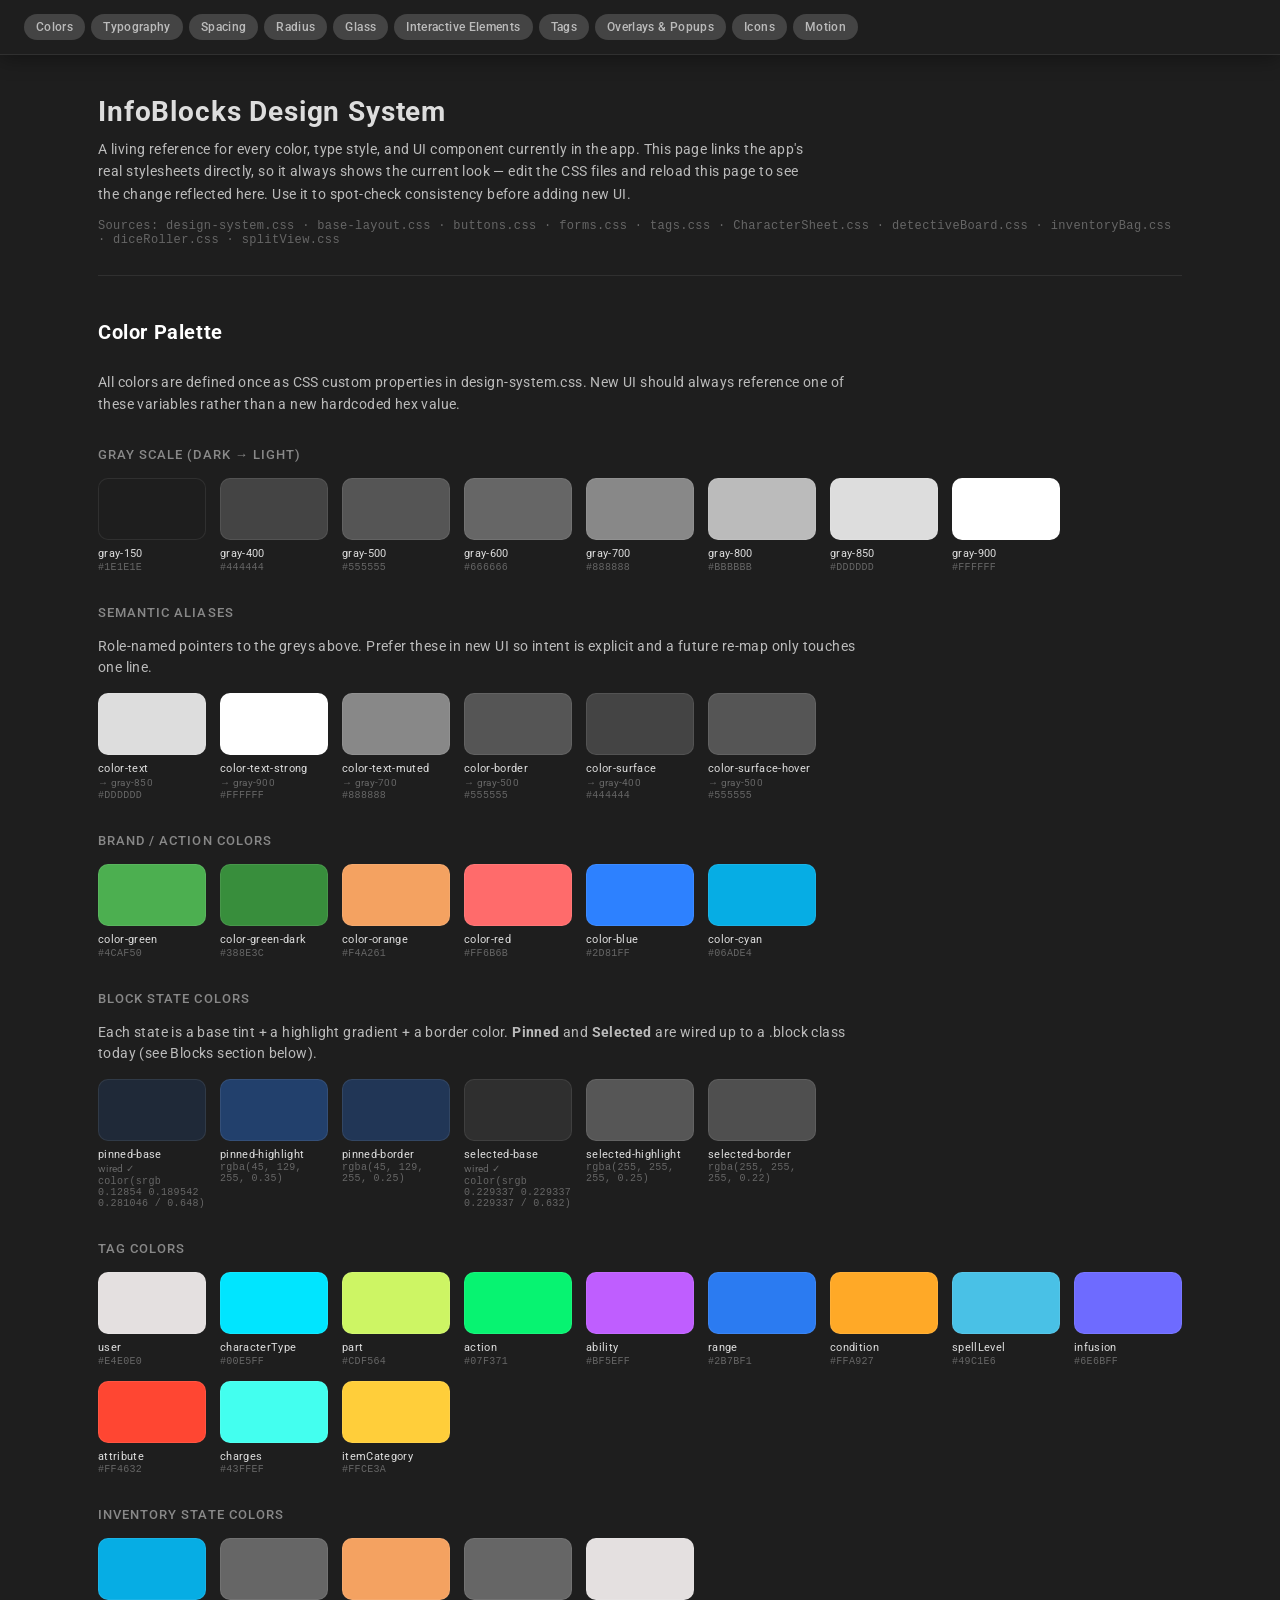
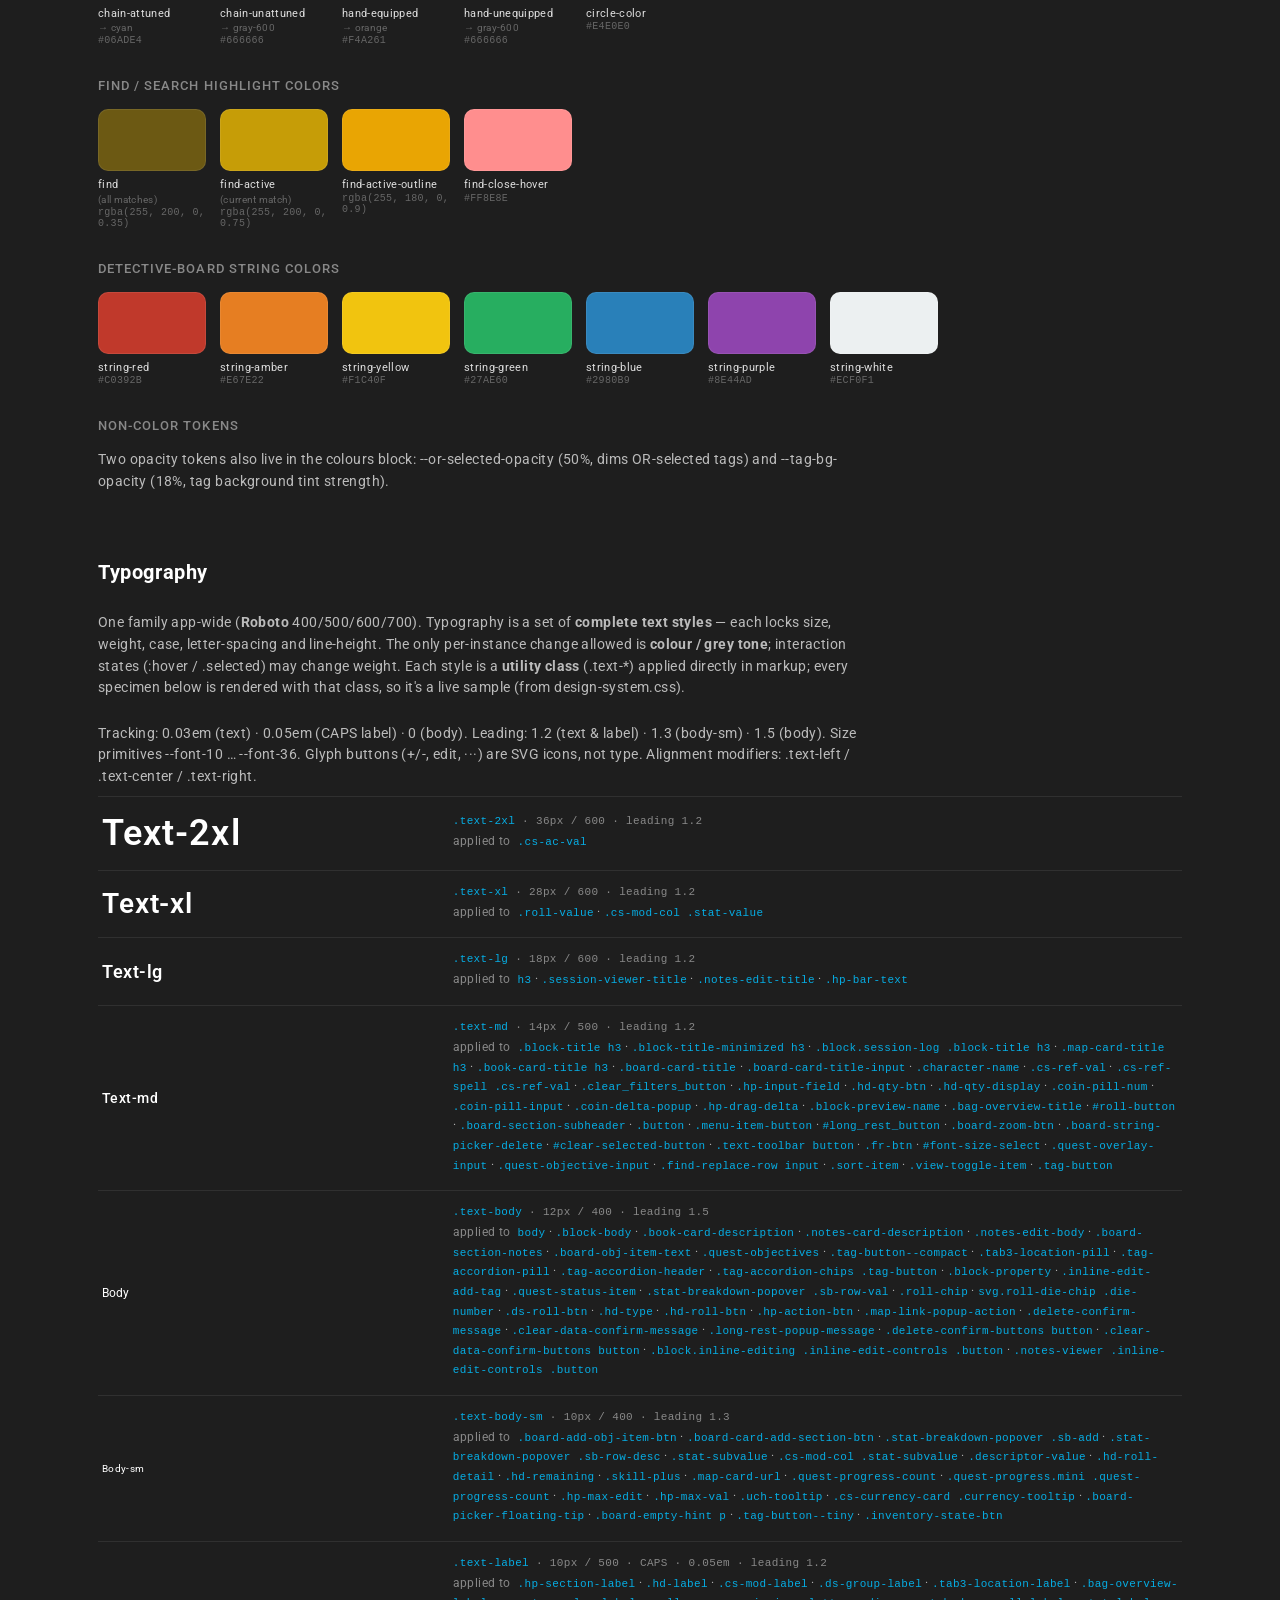
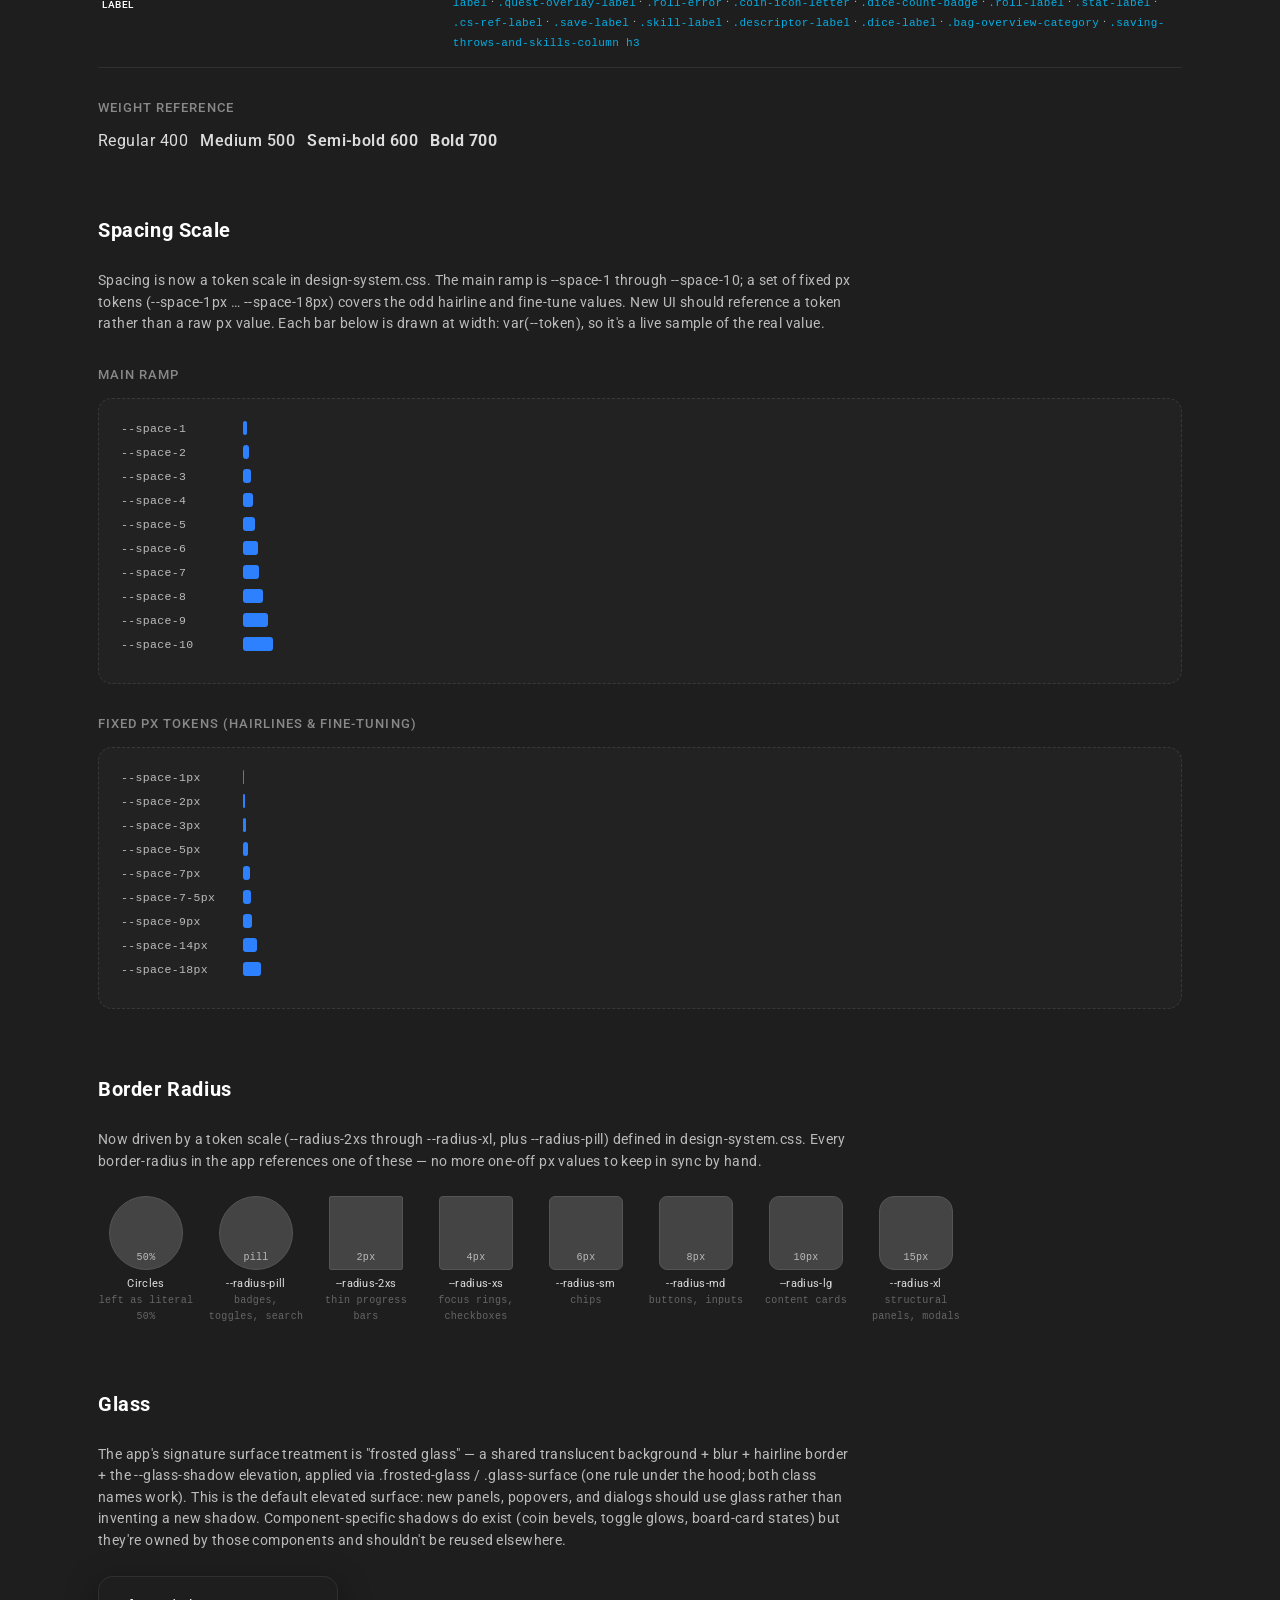
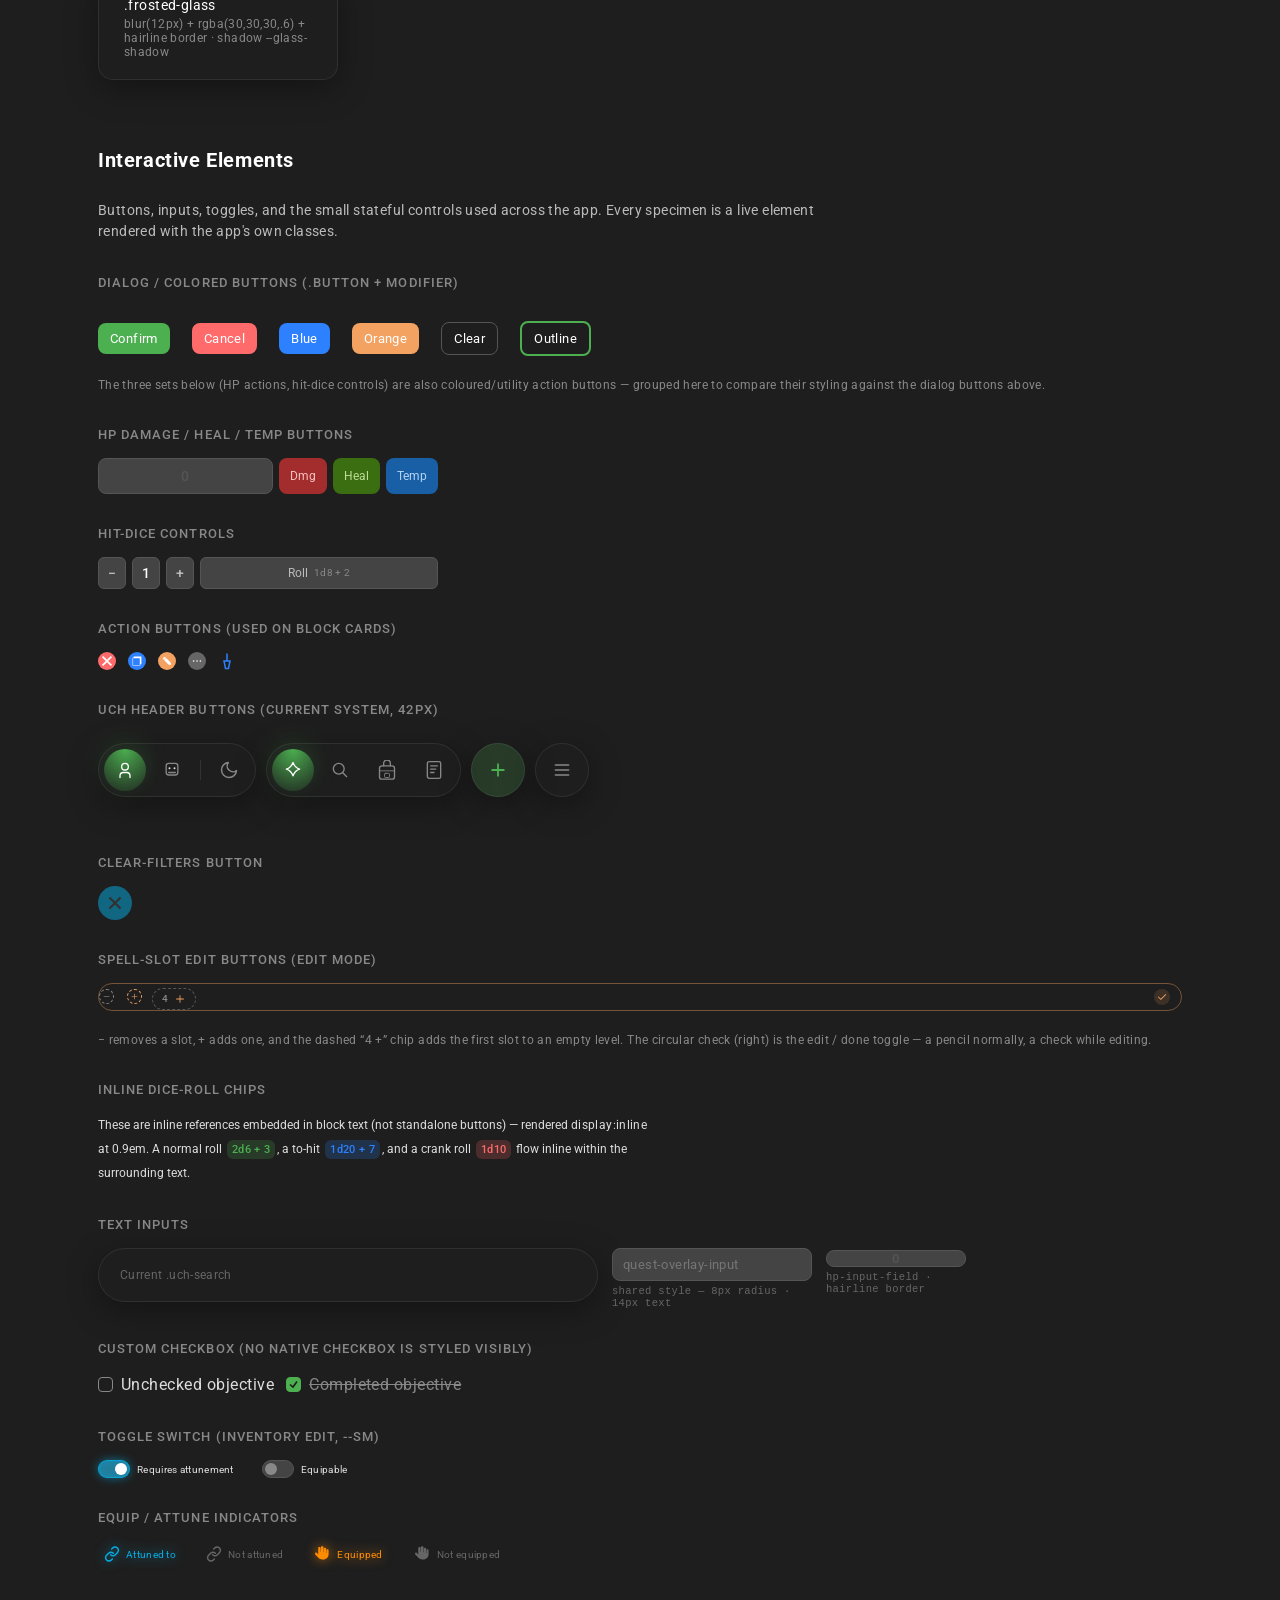
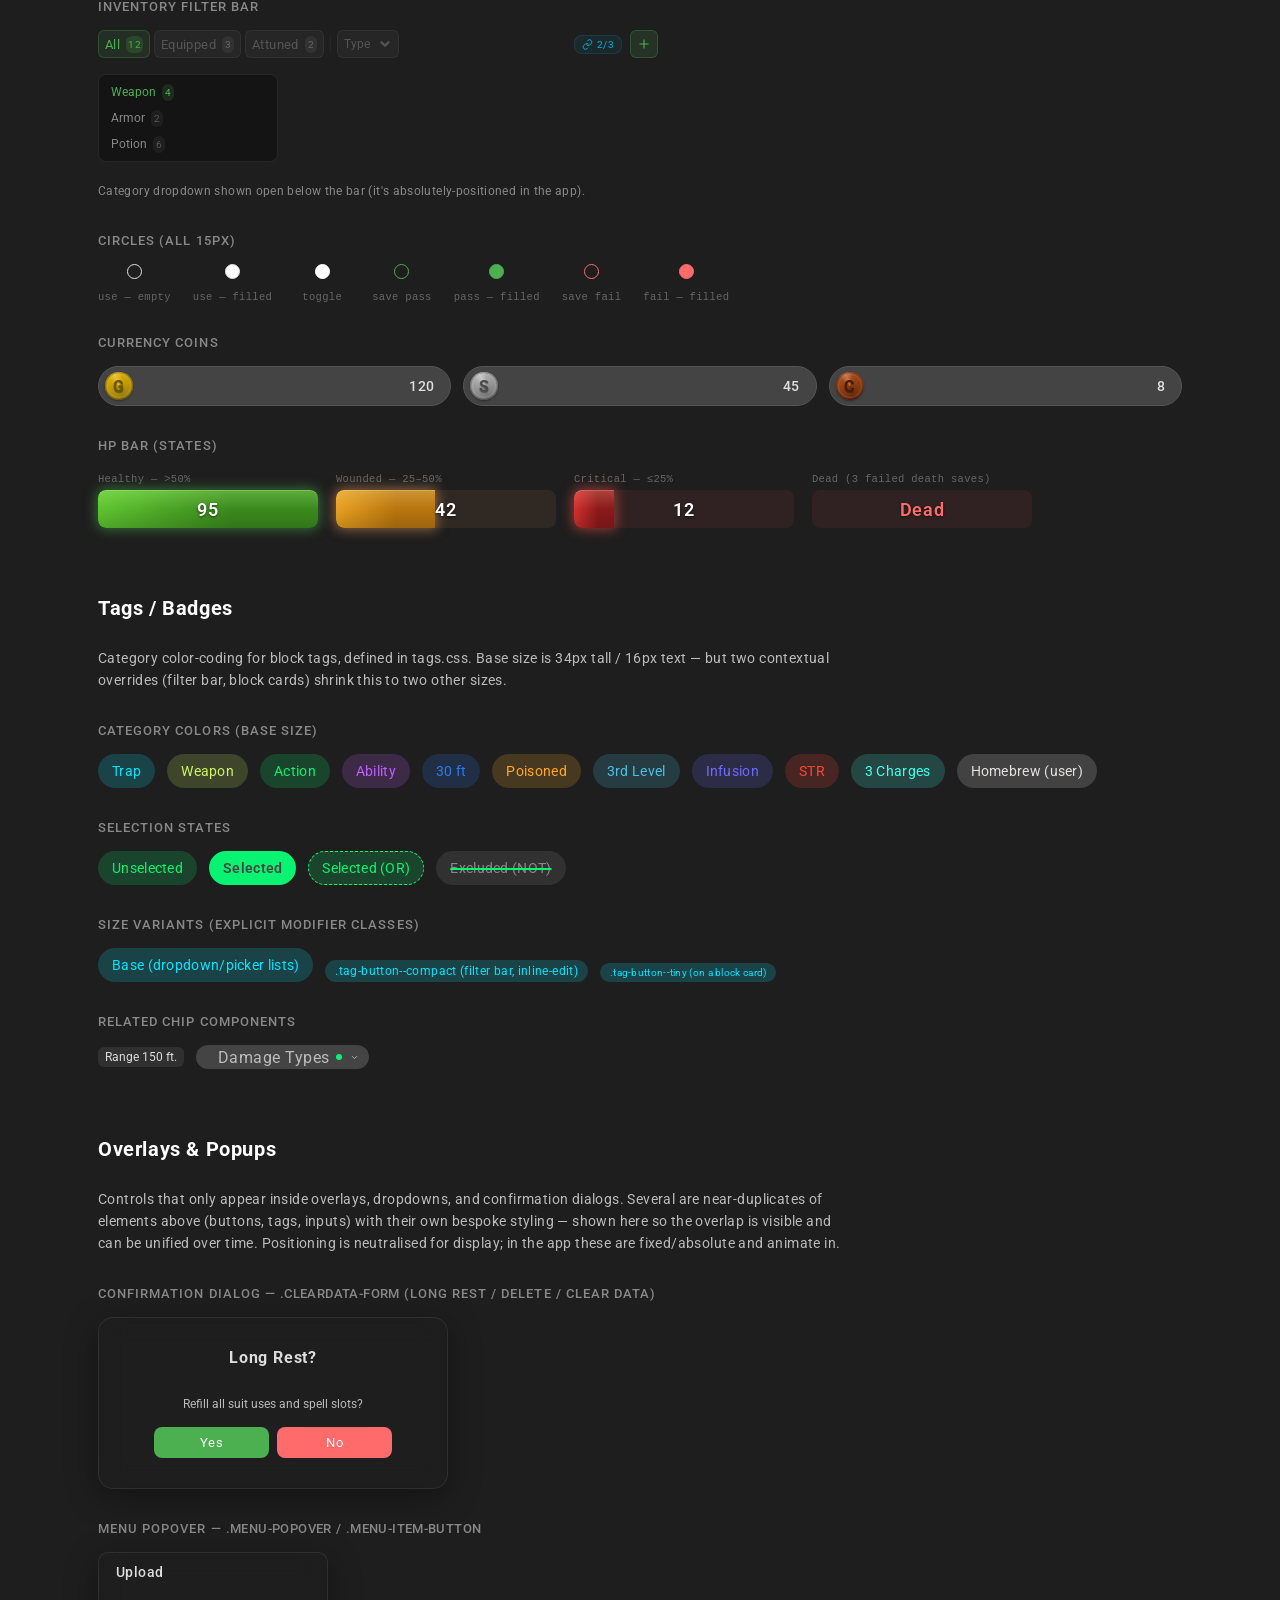
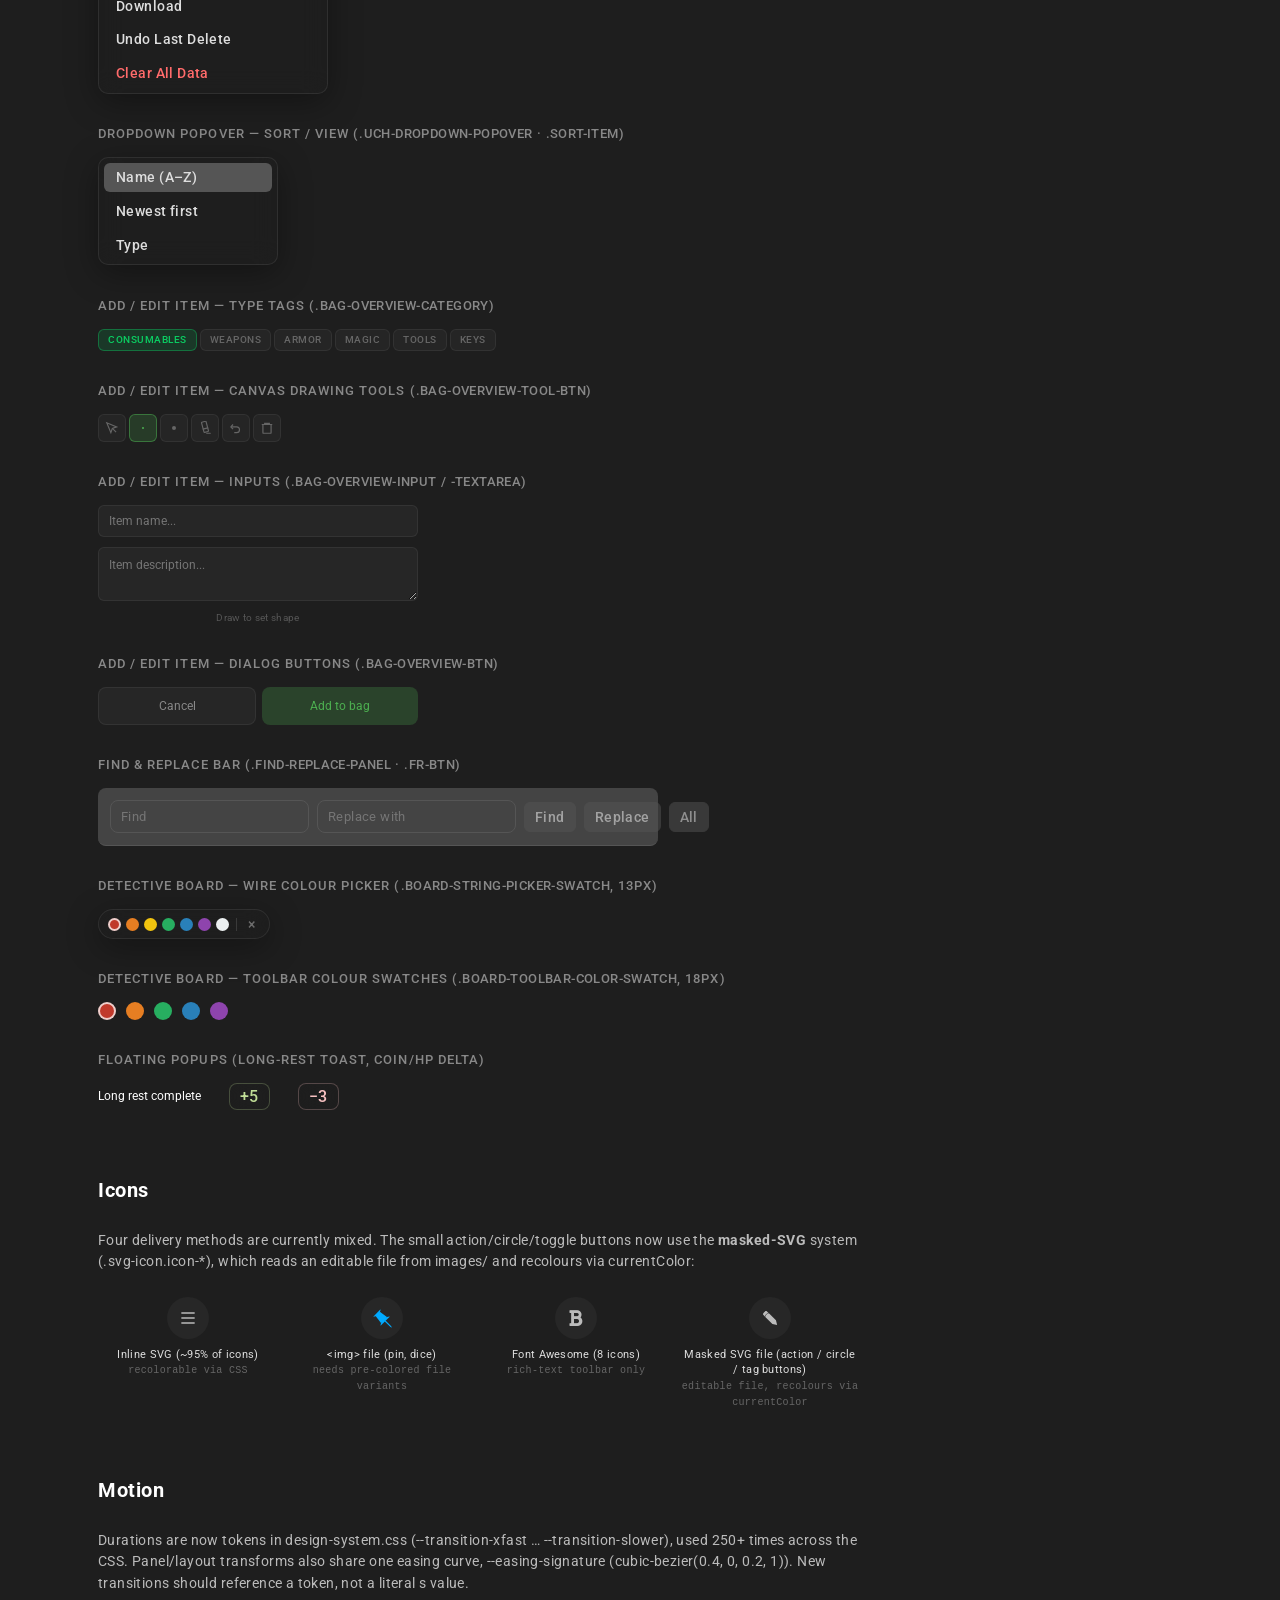
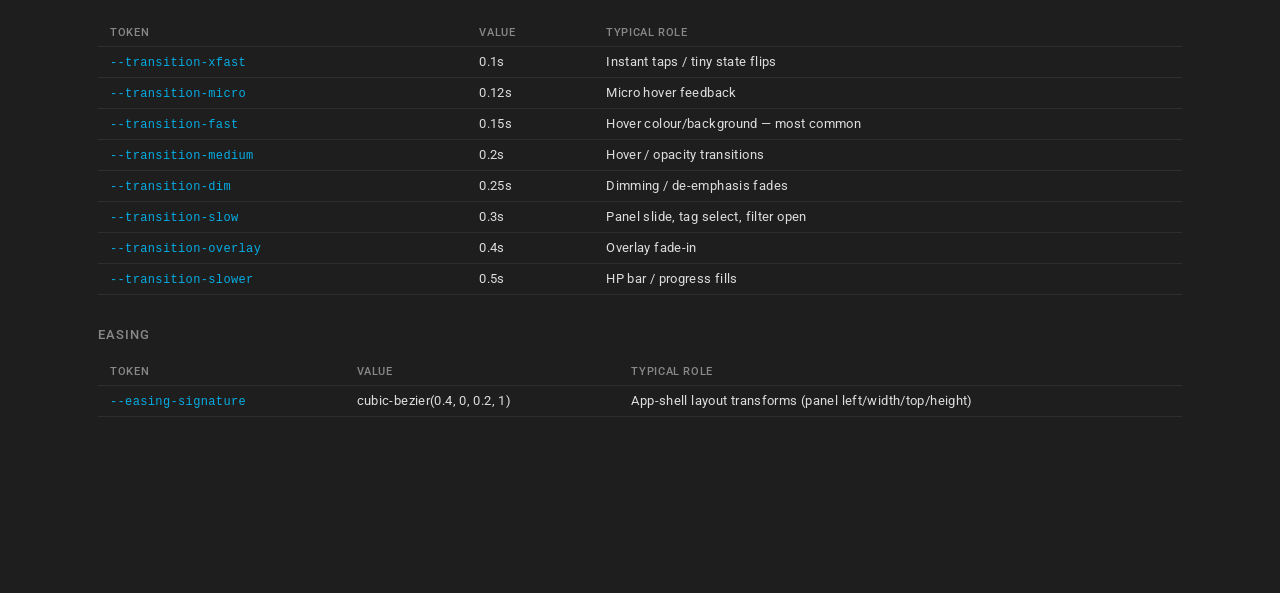
<file: styleguide.html>
<!DOCTYPE html>
<html lang="en">
<head>
<meta charset="UTF-8">
<meta name="viewport" content="width=device-width, initial-scale=1.0">
<title>InfoBlocks — Design System</title>
<link rel="icon" type="image/svg+xml" href="favicon.svg" sizes="any">

<!-- ============================================================ -->
<!-- LIVE APP STYLESHEETS — identical to index.html. This page    -->
<!-- always reflects whatever these files currently look like.    -->
<!-- ============================================================ -->
<link rel="stylesheet" href="./css/base-layout.css">
<link rel="stylesheet" href="./css/buttons.css">
<link rel="stylesheet" href="./css/forms.css">
<link rel="stylesheet" href="./css/tags.css">
<link rel="stylesheet" href="./css/splitView.css">
<link rel="stylesheet" href="./css/diceRoller.css">
<link rel="stylesheet" href="./css/CharacterSheet.css">
<link rel="stylesheet" href="./css/inventoryBag.css">
<link rel="stylesheet" href="./css/detectiveBoard.css">
<link rel="stylesheet" href="./css/design-system.css">
<link href="https://fonts.googleapis.com/css2?family=Roboto:wght@400;500;600;700&display=swap" rel="stylesheet">
<!-- Font Awesome — loaded here to match index.html so the FA icon specimen renders live. -->
<link href="https://cdnjs.cloudflare.com/ajax/libs/font-awesome/5.15.4/css/all.min.css" rel="stylesheet">

<style>
/* ============================================================
   STYLE-GUIDE CHROME ONLY — everything prefixed "sg-" below is
   scaffolding for THIS page and is not part of the app itself.
   It overrides the app-shell layout rules (which assume a fixed,
   non-scrolling viewport) so this can be a normal scrolling page,
   then otherwise leans entirely on the real app CSS above for
   every component shown.
   ============================================================ */

html, body {
    height: auto;
    overflow: visible;
    display: block;
}
body { padding: 0; }

.sg-nav {
    position: sticky;
    top: 0;
    z-index: 500;
    display: flex;
    flex-wrap: wrap;
    gap: 6px;
    padding: 14px 24px;
    background: var(--gray-150);
    border-bottom: var(--glass-border);
    box-shadow: 0 4px 20px rgba(0,0,0,0.35);
}
.sg-nav a {
    font-size: 12px;
    letter-spacing: 0.03em;
    color: var(--gray-800);
    background: var(--gray-400);
    text-decoration: none;
    padding: 6px 12px;
    border-radius: 20px;
    transition: background-color 0.2s, color 0.2s;
    white-space: nowrap;
}
.sg-nav a:hover { background: var(--gray-500); color: var(--gray-900); }

.sg-page { max-width: 1140px; margin: 0 auto; padding: 40px 28px 140px; }

.sg-hero { padding-bottom: 28px; margin-bottom: 44px; border-bottom: var(--glass-border); }
.sg-hero h1 { margin-bottom: 10px; font-size: 1.75rem; }
.sg-hero p { color: var(--gray-800); font-size: 14px; line-height: 1.6; max-width: 720px; }
.sg-hero .sg-meta { margin-top: 14px; font-size: 12px; color: var(--gray-600); font-family: monospace; }

.sg-section { margin-bottom: 68px; scroll-margin-top: 70px; }
.sg-section > h2 { font-size: 20px; letter-spacing: 0.03em; margin-bottom: 8px; color: var(--gray-900); }
.sg-section-desc { color: var(--gray-800); font-size: 13.5px; line-height: 1.6; max-width: 760px; margin-bottom: 24px; }

.sg-sub { margin-top: 32px; margin-bottom: 16px; }
.sg-sub h3 { font-size: 13px; text-transform: uppercase; letter-spacing: 0.08em; color: var(--gray-700); font-weight: 500; margin-bottom: 14px; }

.sg-grid { display: flex; flex-wrap: wrap; gap: 14px; align-items: flex-start; }
.sg-row { display: flex; flex-wrap: wrap; gap: 12px; align-items: center; }

.sg-swatch { width: 108px; }
.sg-swatch-color { height: 62px; border-radius: 10px; border: var(--glass-border); margin-bottom: 6px; }
.sg-swatch-label { font-size: 11px; color: var(--gray-850); line-height: 1.4; }
.sg-swatch-note { display: block; color: var(--gray-600); font-size: 10px; }
.sg-swatch-value { font-size: 10px; color: var(--gray-600); font-family: monospace; }
.sg-copied { position: fixed; bottom: 24px; left: 50%; transform: translateX(-50%); background: var(--color-green); color: #fff; font-size: 12px; padding: 8px 16px; border-radius: var(--radius-pill); box-shadow: var(--shadow-md); opacity: 0; pointer-events: none; transition: opacity var(--transition-medium); z-index: 900; }
.sg-copied.show { opacity: 1; }
.sg-swatch-color, .sg-role-spec code, .sg-table code { cursor: pointer; }
.sg-nav a.active { background: var(--color-blue); color: #fff; }

.sg-demo-box {
    padding: 22px;
    border-radius: 14px;
    background: rgba(255,255,255,0.02);
    border: 1px dashed rgba(255,255,255,0.1);
}

.sg-table { width: 100%; border-collapse: collapse; font-size: 12.5px; }
.sg-table th, .sg-table td { text-align: left; padding: 7px 12px; border-bottom: 1px solid rgba(255,255,255,0.07); }
.sg-table th { color: var(--gray-700); font-weight: 500; text-transform: uppercase; font-size: 10.5px; letter-spacing: 0.06em; }
.sg-table td { color: var(--gray-850); }
.sg-table code { font-family: monospace; color: var(--color-cyan); font-size: 12px; }

.sg-tag-label {
    font-size: 10.5px;
    font-family: monospace;
    color: var(--gray-600);
    margin-top: 4px;
}

.sg-spacer-row { display: flex; align-items: center; gap: 14px; margin-bottom: 10px; }
.sg-spacer-bar { background: var(--color-blue); height: 14px; border-radius: 3px; }
.sg-spacer-row span { font-size: 11.5px; font-family: monospace; color: var(--gray-800); width: 108px; flex: none; }

.sg-note-plain { font-size: 12px; color: var(--gray-700); line-height: 1.6; margin-top: 20px; }

/* --- Typography role specimens (foundation view) --- */
/* .sg-spec strips colour, alignment and component chrome from a real app
   class so only its type (size/weight/line-height/spacing) shows through,
   keeping every specimen live against the app CSS. */
.sg-spec {
    color: #fff !important;
    text-align: left !important;
    background: none !important;
    border: 0 !important;
    box-shadow: none !important;
    padding: 0 !important;
    margin: 0 !important;
    width: auto !important;
    min-width: 0 !important;
    height: auto !important;
    min-height: 0 !important;
    display: block;
}
.sg-role-list { border-top: 1px solid rgba(255,255,255,0.08); margin-bottom: 8px; }
.sg-role {
    display: grid;
    grid-template-columns: minmax(190px, 30%) 1fr;
    gap: 28px;
    align-items: center;
    padding: 15px 4px;
    border-bottom: 1px solid rgba(255,255,255,0.08);
    background: none;
    border-radius: 0;
}
.sg-role-sample { margin: 0; min-width: 0; overflow: hidden; }
.sg-role-meta { min-width: 0; }
.sg-role-spec { font-family: monospace; font-size: 11px; color: var(--gray-700); margin: 0 0 5px 0; }
.sg-role-uses { font-size: 11.5px; color: var(--gray-800); line-height: 1.6; overflow-wrap: anywhere; }
.sg-role-uses .uses-label { color: var(--gray-700); margin-right: 4px; }
.sg-role-uses code, .sg-role-spec code { font-family: monospace; color: var(--color-cyan); font-size: 11px; }
.sg-flag { color: var(--color-orange); font-family: monospace; font-size: 10.5px; white-space: nowrap; }
.sg-approve { font-family: monospace; font-size: 11px; color: var(--gray-700); white-space: nowrap; }

.sg-radius-box {
    width: 74px; height: 74px;
    background: var(--gray-400);
    border: 1px solid var(--gray-500);
    display: flex; align-items: flex-end; justify-content: center;
    padding-bottom: 6px;
}
.sg-radius-box span { font-size: 10px; font-family: monospace; color: var(--gray-800); }

.sg-icon-wrap {
    width: 42px; height: 42px;
    display: flex; align-items: center; justify-content: center;
    background: rgba(255,255,255,0.04);
    border-radius: 50%;
}
.sg-icon-wrap svg { width: 20px; height: 20px; stroke: var(--gray-800); fill: none; stroke-width: 1.8; }

.sg-uch-demo { display: flex; justify-content: flex-start; align-items: center; gap: 10px; padding: 10px 0 26px; }

.sg-circle-grid { display: flex; flex-wrap: wrap; gap: 22px; }
.sg-circle-item { display: flex; flex-direction: column; align-items: center; gap: 8px; min-width: 56px; }
.sg-circle-item .sg-tag-label { text-align: center; }

</style>
</head>

<body>

<nav class="sg-nav">
    <a href="#colors">Colors</a>
    <a href="#typography">Typography</a>
    <a href="#spacing">Spacing</a>
    <a href="#radius">Radius</a>
    <a href="#shadows">Glass</a>
    <a href="#interactive">Interactive Elements</a>
    <a href="#tags">Tags</a>
    <a href="#overlays">Overlays &amp; Popups</a>
    <a href="#icons">Icons</a>
    <a href="#motion">Motion</a>
</nav>

<div class="sg-page">

    <div class="sg-hero">
        <h1>InfoBlocks Design System</h1>
        <p>A living reference for every color, type style, and UI component currently in the app. This page links the app's real stylesheets directly, so it always shows the current look — edit the CSS files and reload this page to see the change reflected here. Use it to spot-check consistency before adding new UI.</p>
        <div class="sg-meta">Sources: design-system.css · base-layout.css · buttons.css · forms.css · tags.css · CharacterSheet.css · detectiveBoard.css · inventoryBag.css · diceRoller.css · splitView.css</div>
    </div>

    <!-- ============================================================ -->
    <!-- COLORS -->
    <!-- ============================================================ -->
    <section class="sg-section" id="colors">
        <h2>Color Palette</h2>
        <p class="sg-section-desc">All colors are defined once as CSS custom properties in <code>design-system.css</code>. New UI should always reference one of these variables rather than a new hardcoded hex value.</p>

        <div class="sg-sub"><h3>Gray Scale (dark → light)</h3></div>
        <div class="sg-grid">
            <div class="sg-swatch"><div class="sg-swatch-color" style="background:var(--gray-150)"></div><div class="sg-swatch-label">gray-150</div><div class="sg-swatch-value">#1e1e1e</div></div>
            <div class="sg-swatch"><div class="sg-swatch-color" style="background:var(--gray-400)"></div><div class="sg-swatch-label">gray-400</div><div class="sg-swatch-value">#444</div></div>
            <div class="sg-swatch"><div class="sg-swatch-color" style="background:var(--gray-500)"></div><div class="sg-swatch-label">gray-500</div><div class="sg-swatch-value">#555</div></div>
            <div class="sg-swatch"><div class="sg-swatch-color" style="background:var(--gray-600)"></div><div class="sg-swatch-label">gray-600</div><div class="sg-swatch-value">#666</div></div>
            <div class="sg-swatch"><div class="sg-swatch-color" style="background:var(--gray-700)"></div><div class="sg-swatch-label">gray-700</div><div class="sg-swatch-value">#888</div></div>
            <div class="sg-swatch"><div class="sg-swatch-color" style="background:var(--gray-800)"></div><div class="sg-swatch-label">gray-800</div><div class="sg-swatch-value">#bbb</div></div>
            <div class="sg-swatch"><div class="sg-swatch-color" style="background:var(--gray-850)"></div><div class="sg-swatch-label">gray-850</div><div class="sg-swatch-value">#ddd</div></div>
            <div class="sg-swatch"><div class="sg-swatch-color" style="background:var(--gray-900)"></div><div class="sg-swatch-label">gray-900</div><div class="sg-swatch-value">#fff</div></div>
        </div>

        <div class="sg-sub"><h3>Semantic aliases</h3></div>
        <p class="sg-section-desc" style="margin-bottom:14px;">Role-named pointers to the greys above. Prefer these in new UI so intent is explicit and a future re-map only touches one line.</p>
        <div class="sg-grid">
            <div class="sg-swatch"><div class="sg-swatch-color" style="background:var(--color-text)"></div><div class="sg-swatch-label">color-text <span class="sg-swatch-note">→ gray-850</span></div></div>
            <div class="sg-swatch"><div class="sg-swatch-color" style="background:var(--color-text-strong)"></div><div class="sg-swatch-label">color-text-strong <span class="sg-swatch-note">→ gray-900</span></div></div>
            <div class="sg-swatch"><div class="sg-swatch-color" style="background:var(--color-text-muted)"></div><div class="sg-swatch-label">color-text-muted <span class="sg-swatch-note">→ gray-700</span></div></div>
            <div class="sg-swatch"><div class="sg-swatch-color" style="background:var(--color-border)"></div><div class="sg-swatch-label">color-border <span class="sg-swatch-note">→ gray-500</span></div></div>
            <div class="sg-swatch"><div class="sg-swatch-color" style="background:var(--color-surface)"></div><div class="sg-swatch-label">color-surface <span class="sg-swatch-note">→ gray-400</span></div></div>
            <div class="sg-swatch"><div class="sg-swatch-color" style="background:var(--color-surface-hover)"></div><div class="sg-swatch-label">color-surface-hover <span class="sg-swatch-note">→ gray-500</span></div></div>
        </div>

        <div class="sg-sub"><h3>Brand / Action Colors</h3></div>
        <div class="sg-grid">
            <div class="sg-swatch"><div class="sg-swatch-color" style="background:var(--color-green)"></div><div class="sg-swatch-label">color-green</div><div class="sg-swatch-value">#4CAF50</div></div>
            <div class="sg-swatch"><div class="sg-swatch-color" style="background:var(--color-green-dark)"></div><div class="sg-swatch-label">color-green-dark</div><div class="sg-swatch-value">#388e3c</div></div>
            <div class="sg-swatch"><div class="sg-swatch-color" style="background:var(--color-orange)"></div><div class="sg-swatch-label">color-orange</div><div class="sg-swatch-value">#f4a261</div></div>
            <div class="sg-swatch"><div class="sg-swatch-color" style="background:var(--color-red)"></div><div class="sg-swatch-label">color-red</div><div class="sg-swatch-value">#ff6b6b</div></div>
            <div class="sg-swatch"><div class="sg-swatch-color" style="background:var(--color-blue)"></div><div class="sg-swatch-label">color-blue</div><div class="sg-swatch-value">#2d81ff</div></div>
            <div class="sg-swatch"><div class="sg-swatch-color" style="background:var(--color-cyan)"></div><div class="sg-swatch-label">color-cyan</div><div class="sg-swatch-value">#06ade4</div></div>
        </div>

        <div class="sg-sub"><h3>Block State Colors</h3></div>
        <p class="sg-section-desc" style="margin-bottom:14px;">Each state is a base tint + a highlight gradient + a border color. <strong>Pinned</strong> and <strong>Selected</strong> are wired up to a <code>.block</code> class today (see Blocks section below).</p>
        <div class="sg-grid">
            <div class="sg-swatch"><div class="sg-swatch-color" style="background:var(--block-bg-pinned-base)"></div><div class="sg-swatch-label">pinned-base <span class="sg-swatch-note">wired ✓</span></div></div>
            <div class="sg-swatch"><div class="sg-swatch-color" style="background:var(--block-bg-pinned-highlight)"></div><div class="sg-swatch-label">pinned-highlight</div></div>
            <div class="sg-swatch"><div class="sg-swatch-color" style="background:var(--block-border-pinned)"></div><div class="sg-swatch-label">pinned-border</div></div>
            <div class="sg-swatch"><div class="sg-swatch-color" style="background:var(--block-bg-selected-base)"></div><div class="sg-swatch-label">selected-base <span class="sg-swatch-note">wired ✓</span></div></div>
            <div class="sg-swatch"><div class="sg-swatch-color" style="background:var(--block-bg-selected-highlight)"></div><div class="sg-swatch-label">selected-highlight</div></div>
            <div class="sg-swatch"><div class="sg-swatch-color" style="background:var(--block-border-selected)"></div><div class="sg-swatch-label">selected-border</div></div>
        </div>

        <div class="sg-sub"><h3>Tag Colors</h3></div>
        <div class="sg-grid">
            <div class="sg-swatch"><div class="sg-swatch-color" style="background:var(--user-color)"></div><div class="sg-swatch-label">user</div><div class="sg-swatch-value">#e4e0e0</div></div>
            <div class="sg-swatch"><div class="sg-swatch-color" style="background:var(--characterType-color)"></div><div class="sg-swatch-label">characterType</div><div class="sg-swatch-value">#00e5ff</div></div>
            <div class="sg-swatch"><div class="sg-swatch-color" style="background:var(--part-color)"></div><div class="sg-swatch-label">part</div><div class="sg-swatch-value">#CDF564</div></div>
            <div class="sg-swatch"><div class="sg-swatch-color" style="background:var(--action-color)"></div><div class="sg-swatch-label">action</div><div class="sg-swatch-value">#07f371</div></div>
            <div class="sg-swatch"><div class="sg-swatch-color" style="background:var(--ability-color)"></div><div class="sg-swatch-label">ability</div><div class="sg-swatch-value">#bf5eff</div></div>
            <div class="sg-swatch"><div class="sg-swatch-color" style="background:var(--range-color)"></div><div class="sg-swatch-label">range</div><div class="sg-swatch-value">#2b7bf1</div></div>
            <div class="sg-swatch"><div class="sg-swatch-color" style="background:var(--condition-color)"></div><div class="sg-swatch-label">condition</div><div class="sg-swatch-value">#ffa927</div></div>
            <div class="sg-swatch"><div class="sg-swatch-color" style="background:var(--spellLevel-color)"></div><div class="sg-swatch-label">spellLevel</div><div class="sg-swatch-value">#49c1e6</div></div>
            <div class="sg-swatch"><div class="sg-swatch-color" style="background:var(--infusion-color)"></div><div class="sg-swatch-label">infusion</div></div>
            <div class="sg-swatch"><div class="sg-swatch-color" style="background:var(--attribute-color)"></div><div class="sg-swatch-label">attribute</div></div>
            <div class="sg-swatch"><div class="sg-swatch-color" style="background:var(--charges-color)"></div><div class="sg-swatch-label">charges</div></div>
            <div class="sg-swatch"><div class="sg-swatch-color" style="background:var(--itemCategory-color)"></div><div class="sg-swatch-label">itemCategory</div></div>
        </div>

        <div class="sg-sub"><h3>Inventory State Colors</h3></div>
        <div class="sg-grid">
            <div class="sg-swatch"><div class="sg-swatch-color" style="background:var(--chain-attuned-color)"></div><div class="sg-swatch-label">chain-attuned <span class="sg-swatch-note">→ cyan</span></div></div>
            <div class="sg-swatch"><div class="sg-swatch-color" style="background:var(--chain-unattuned-color)"></div><div class="sg-swatch-label">chain-unattuned <span class="sg-swatch-note">→ gray-600</span></div></div>
            <div class="sg-swatch"><div class="sg-swatch-color" style="background:var(--hand-equipped-color)"></div><div class="sg-swatch-label">hand-equipped <span class="sg-swatch-note">→ orange</span></div></div>
            <div class="sg-swatch"><div class="sg-swatch-color" style="background:var(--hand-unequipped-color)"></div><div class="sg-swatch-label">hand-unequipped <span class="sg-swatch-note">→ gray-600</span></div></div>
            <div class="sg-swatch"><div class="sg-swatch-color" style="background:var(--circle-color)"></div><div class="sg-swatch-label">circle-color</div></div>
        </div>

        <div class="sg-sub"><h3>Find / Search Highlight Colors</h3></div>
        <div class="sg-grid">
            <div class="sg-swatch"><div class="sg-swatch-color" style="background:var(--color-find)"></div><div class="sg-swatch-label">find <span class="sg-swatch-note">(all matches)</span></div></div>
            <div class="sg-swatch"><div class="sg-swatch-color" style="background:var(--color-find-active)"></div><div class="sg-swatch-label">find-active <span class="sg-swatch-note">(current match)</span></div></div>
            <div class="sg-swatch"><div class="sg-swatch-color" style="background:var(--color-find-active-outline)"></div><div class="sg-swatch-label">find-active-outline</div></div>
            <div class="sg-swatch"><div class="sg-swatch-color" style="background:var(--color-find-close-hover)"></div><div class="sg-swatch-label">find-close-hover</div></div>
        </div>

        <div class="sg-sub"><h3>Detective-Board String Colors</h3></div>
        <div class="sg-grid">
            <div class="sg-swatch"><div class="sg-swatch-color" style="background:var(--string-red)"></div><div class="sg-swatch-label">string-red</div></div>
            <div class="sg-swatch"><div class="sg-swatch-color" style="background:var(--string-amber)"></div><div class="sg-swatch-label">string-amber</div></div>
            <div class="sg-swatch"><div class="sg-swatch-color" style="background:var(--string-yellow)"></div><div class="sg-swatch-label">string-yellow</div></div>
            <div class="sg-swatch"><div class="sg-swatch-color" style="background:var(--string-green)"></div><div class="sg-swatch-label">string-green</div></div>
            <div class="sg-swatch"><div class="sg-swatch-color" style="background:var(--string-blue)"></div><div class="sg-swatch-label">string-blue</div></div>
            <div class="sg-swatch"><div class="sg-swatch-color" style="background:var(--string-purple)"></div><div class="sg-swatch-label">string-purple</div></div>
            <div class="sg-swatch"><div class="sg-swatch-color" style="background:var(--string-white)"></div><div class="sg-swatch-label">string-white</div></div>
        </div>

        <div class="sg-sub"><h3>Non-color tokens</h3></div>
        <p class="sg-section-desc" style="margin-bottom:0;">Two opacity tokens also live in the colours block: <code>--or-selected-opacity</code> (50%, dims OR-selected tags) and <code>--tag-bg-opacity</code> (18%, tag background tint strength).</p>
    </section>

    <!-- ============================================================ -->
    <!-- TYPOGRAPHY -->
    <!-- ============================================================ -->
    <section class="sg-section" id="typography">
        <h2>Typography</h2>
        <p class="sg-section-desc">One family app-wide (<strong>Roboto</strong> 400/500/600/700). Typography is a set of <strong>complete text styles</strong> — each locks size, weight, case, letter-spacing and line-height. The only per-instance change allowed is <strong>colour / grey tone</strong>; interaction states (<code>:hover</code> / <code>.selected</code>) may change weight. Each style is a <strong>utility class</strong> (<code>.text-*</code>) applied directly in markup; every specimen below is rendered with that class, so it's a live sample (from <code>design-system.css</code>).</p>
        <p class="sg-section-desc" style="margin-bottom:8px;">Tracking: <code>0.03em</code> (text) · <code>0.05em</code> (CAPS label) · <code>0</code> (body). Leading: <code>1.2</code> (text &amp; label) · <code>1.3</code> (body-sm) · <code>1.5</code> (body). Size primitives <code>--font-10 … --font-36</code>. Glyph buttons (+/-, edit, ···) are SVG icons, not type. Alignment modifiers: <code>.text-left</code> / <code>.text-center</code> / <code>.text-right</code>.</p>

        <div class="sg-role-list">
            <div class="sg-role">
                <div class="sg-role-sample"><span class="text-2xl sg-spec">Text-2xl</span></div>
                <div class="sg-role-meta">
                    <div class="sg-role-spec"><code>.text-2xl</code> · 36px / 600 · leading 1.2</div>
                    <div class="sg-role-uses"><span class="uses-label">applied to</span> <code>.cs-ac-val</code></div>
                </div>
            </div>
            <div class="sg-role">
                <div class="sg-role-sample"><span class="text-xl sg-spec">Text-xl</span></div>
                <div class="sg-role-meta">
                    <div class="sg-role-spec"><code>.text-xl</code> · 28px / 600 · leading 1.2</div>
                    <div class="sg-role-uses"><span class="uses-label">applied to</span> <code>.roll-value</code> · <code>.cs-mod-col .stat-value</code></div>
                </div>
            </div>
            <div class="sg-role">
                <div class="sg-role-sample"><span class="text-lg sg-spec">Text-lg</span></div>
                <div class="sg-role-meta">
                    <div class="sg-role-spec"><code>.text-lg</code> · 18px / 600 · leading 1.2</div>
                    <div class="sg-role-uses"><span class="uses-label">applied to</span> <code>h3</code> · <code>.session-viewer-title</code> · <code>.notes-edit-title</code> · <code>.hp-bar-text</code></div>
                </div>
            </div>
            <div class="sg-role">
                <div class="sg-role-sample"><span class="text-md sg-spec">Text-md</span></div>
                <div class="sg-role-meta">
                    <div class="sg-role-spec"><code>.text-md</code> · 14px / 500 · leading 1.2</div>
                    <div class="sg-role-uses"><span class="uses-label">applied to</span> <code>.block-title h3</code> · <code>.block-title-minimized h3</code> · <code>.block.session-log .block-title h3</code> · <code>.map-card-title h3</code> · <code>.book-card-title h3</code> · <code>.board-card-title</code> · <code>.board-card-title-input</code> · <code>.character-name</code> · <code>.cs-ref-val</code> · <code>.cs-ref-spell .cs-ref-val</code> · <code>.clear_filters_button</code> · <code>.hp-input-field</code> · <code>.hd-qty-btn</code> · <code>.hd-qty-display</code> · <code>.coin-pill-num</code> · <code>.coin-pill-input</code> · <code>.coin-delta-popup</code> · <code>.hp-drag-delta</code> · <code>.block-preview-name</code> · <code>.bag-overview-title</code> · <code>#roll-button</code> · <code>.board-section-subheader</code> · <code>.button</code> · <code>.menu-item-button</code> · <code>#long_rest_button</code> · <code>.board-zoom-btn</code> · <code>.board-string-picker-delete</code> · <code>#clear-selected-button</code> · <code>.text-toolbar button</code> · <code>.fr-btn</code> · <code>#font-size-select</code> · <code>.quest-overlay-input</code> · <code>.quest-objective-input</code> · <code>.find-replace-row input</code> · <code>.sort-item</code> · <code>.view-toggle-item</code> · <code>.tag-button</code></div>
                </div>
            </div>
            <div class="sg-role">
                <div class="sg-role-sample"><div class="text-body sg-spec">Body</div></div>
                <div class="sg-role-meta">
                    <div class="sg-role-spec"><code>.text-body</code> · 12px / 400 · leading 1.5</div>
                    <div class="sg-role-uses"><span class="uses-label">applied to</span> <code>body</code> · <code>.block-body</code> · <code>.book-card-description</code> · <code>.notes-card-description</code> · <code>.notes-edit-body</code> · <code>.board-section-notes</code> · <code>.board-obj-item-text</code> · <code>.quest-objectives</code> · <code>.tag-button--compact</code> · <code>.tab3-location-pill</code> · <code>.tag-accordion-pill</code> · <code>.tag-accordion-header</code> · <code>.tag-accordion-chips .tag-button</code> · <code>.block-property</code> · <code>.inline-edit-add-tag</code> · <code>.quest-status-item</code> · <code>.stat-breakdown-popover .sb-row-val</code> · <code>.roll-chip</code> · <code>svg.roll-die-chip .die-number</code> · <code>.ds-roll-btn</code> · <code>.hd-type</code> · <code>.hd-roll-btn</code> · <code>.hp-action-btn</code> · <code>.map-link-popup-action</code> · <code>.delete-confirm-message</code> · <code>.clear-data-confirm-message</code> · <code>.long-rest-popup-message</code> · <code>.delete-confirm-buttons button</code> · <code>.clear-data-confirm-buttons button</code> · <code>.block.inline-editing .inline-edit-controls .button</code> · <code>.notes-viewer .inline-edit-controls .button</code></div>
                </div>
            </div>
            <div class="sg-role">
                <div class="sg-role-sample"><span class="text-body-sm sg-spec">Body-sm</span></div>
                <div class="sg-role-meta">
                    <div class="sg-role-spec"><code>.text-body-sm</code> · 10px / 400 · leading 1.3</div>
                    <div class="sg-role-uses"><span class="uses-label">applied to</span> <code>.board-add-obj-item-btn</code> · <code>.board-card-add-section-btn</code> · <code>.stat-breakdown-popover .sb-add</code> · <code>.stat-breakdown-popover .sb-row-desc</code> · <code>.stat-subvalue</code> · <code>.cs-mod-col .stat-subvalue</code> · <code>.descriptor-value</code> · <code>.hd-roll-detail</code> · <code>.hd-remaining</code> · <code>.skill-plus</code> · <code>.map-card-url</code> · <code>.quest-progress-count</code> · <code>.quest-progress.mini .quest-progress-count</code> · <code>.hp-max-edit</code> · <code>.hp-max-val</code> · <code>.uch-tooltip</code> · <code>.cs-currency-card .currency-tooltip</code> · <code>.board-picker-floating-tip</code> · <code>.board-empty-hint p</code> · <code>.tag-button--tiny</code> · <code>.inventory-state-btn</code></div>
                </div>
            </div>
            <div class="sg-role">
                <div class="sg-role-sample"><span class="text-label sg-spec">Label</span></div>
                <div class="sg-role-meta">
                    <div class="sg-role-spec"><code>.text-label</code> · 10px / 500 · CAPS · 0.05em · leading 1.2</div>
                    <div class="sg-role-uses"><span class="uses-label">applied to</span> <code>.hp-section-label</code> · <code>.hd-label</code> · <code>.cs-mod-label</code> · <code>.ds-group-label</code> · <code>.tab3-location-label</code> · <code>.bag-overview-label</code> · <code>.quest-overlay-label</code> · <code>.roll-error</code> · <code>.coin-icon-letter</code> · <code>.dice-count-badge</code> · <code>.roll-label</code> · <code>.stat-label</code> · <code>.cs-ref-label</code> · <code>.save-label</code> · <code>.skill-label</code> · <code>.descriptor-label</code> · <code>.dice-label</code> · <code>.bag-overview-category</code> · <code>.saving-throws-and-skills-column h3</code></div>
                </div>
            </div>
        </div>

        <div class="sg-sub"><h3>Weight reference</h3></div>
        <div class="sg-row" style="margin-bottom:10px;">
            <span style="font-weight:400;">Regular 400</span>
            <span style="font-weight:500;">Medium 500</span>
            <span style="font-weight:600;">Semi-bold 600</span>
            <span style="font-weight:700;">Bold 700</span>
        </div>
    </section>

    <!-- ============================================================ -->
    <!-- SPACING -->
    <!-- ============================================================ -->
    <section class="sg-section" id="spacing">
        <h2>Spacing Scale</h2>
        <p class="sg-section-desc">Spacing is now a token scale in <code>design-system.css</code>. The main ramp is <code>--space-1</code> through <code>--space-10</code>; a set of fixed px tokens (<code>--space-1px</code> … <code>--space-18px</code>) covers the odd hairline and fine-tune values. New UI should reference a token rather than a raw px value. Each bar below is drawn at <code>width: var(--token)</code>, so it's a live sample of the real value.</p>
        <div class="sg-sub"><h3>Main ramp</h3></div>
        <div class="sg-demo-box">
            <div class="sg-spacer-row"><span>--space-1</span><div class="sg-spacer-bar" style="width:var(--space-1);"></div></div>
            <div class="sg-spacer-row"><span>--space-2</span><div class="sg-spacer-bar" style="width:var(--space-2);"></div></div>
            <div class="sg-spacer-row"><span>--space-3</span><div class="sg-spacer-bar" style="width:var(--space-3);"></div></div>
            <div class="sg-spacer-row"><span>--space-4</span><div class="sg-spacer-bar" style="width:var(--space-4);"></div></div>
            <div class="sg-spacer-row"><span>--space-5</span><div class="sg-spacer-bar" style="width:var(--space-5);"></div></div>
            <div class="sg-spacer-row"><span>--space-6</span><div class="sg-spacer-bar" style="width:var(--space-6);"></div></div>
            <div class="sg-spacer-row"><span>--space-7</span><div class="sg-spacer-bar" style="width:var(--space-7);"></div></div>
            <div class="sg-spacer-row"><span>--space-8</span><div class="sg-spacer-bar" style="width:var(--space-8);"></div></div>
            <div class="sg-spacer-row"><span>--space-9</span><div class="sg-spacer-bar" style="width:var(--space-9);"></div></div>
            <div class="sg-spacer-row"><span>--space-10</span><div class="sg-spacer-bar" style="width:var(--space-10);"></div></div>
        </div>
        <div class="sg-sub"><h3>Fixed px tokens (hairlines &amp; fine-tuning)</h3></div>
        <div class="sg-demo-box">
            <div class="sg-spacer-row"><span>--space-1px</span><div class="sg-spacer-bar" style="width:var(--space-1px);"></div></div>
            <div class="sg-spacer-row"><span>--space-2px</span><div class="sg-spacer-bar" style="width:var(--space-2px);"></div></div>
            <div class="sg-spacer-row"><span>--space-3px</span><div class="sg-spacer-bar" style="width:var(--space-3px);"></div></div>
            <div class="sg-spacer-row"><span>--space-5px</span><div class="sg-spacer-bar" style="width:var(--space-5px);"></div></div>
            <div class="sg-spacer-row"><span>--space-7px</span><div class="sg-spacer-bar" style="width:var(--space-7px);"></div></div>
            <div class="sg-spacer-row"><span>--space-7-5px</span><div class="sg-spacer-bar" style="width:var(--space-7-5px);"></div></div>
            <div class="sg-spacer-row"><span>--space-9px</span><div class="sg-spacer-bar" style="width:var(--space-9px);"></div></div>
            <div class="sg-spacer-row"><span>--space-14px</span><div class="sg-spacer-bar" style="width:var(--space-14px);"></div></div>
            <div class="sg-spacer-row"><span>--space-18px</span><div class="sg-spacer-bar" style="width:var(--space-18px);"></div></div>
        </div>
    </section>

    <!-- ============================================================ -->
    <!-- BORDER RADIUS -->
    <!-- ============================================================ -->
    <section class="sg-section" id="radius">
        <h2>Border Radius</h2>
        <p class="sg-section-desc">Now driven by a token scale (<code>--radius-2xs</code> through <code>--radius-xl</code>, plus <code>--radius-pill</code>) defined in design-system.css. Every <code>border-radius</code> in the app references one of these — no more one-off px values to keep in sync by hand.</p>
        <div class="sg-grid">
            <div class="sg-swatch" style="width:96px;text-align:center;">
                <div class="sg-radius-box" style="border-radius:50%;margin:0 auto 6px;"><span>50%</span></div>
                <div class="sg-swatch-label">Circles<br><span class="sg-swatch-value">left as literal 50%</span></div>
            </div>
            <div class="sg-swatch" style="width:96px;text-align:center;">
                <div class="sg-radius-box" style="border-radius:var(--radius-pill);margin:0 auto 6px;"><span>pill</span></div>
                <div class="sg-swatch-label">--radius-pill<br><span class="sg-swatch-value">badges, toggles, search</span></div>
            </div>
            <div class="sg-swatch" style="width:96px;text-align:center;">
                <div class="sg-radius-box" style="border-radius:var(--radius-2xs);margin:0 auto 6px;"><span>2px</span></div>
                <div class="sg-swatch-label">--radius-2xs<br><span class="sg-swatch-value">thin progress bars</span></div>
            </div>
            <div class="sg-swatch" style="width:96px;text-align:center;">
                <div class="sg-radius-box" style="border-radius:var(--radius-xs);margin:0 auto 6px;"><span>4px</span></div>
                <div class="sg-swatch-label">--radius-xs<br><span class="sg-swatch-value">focus rings, checkboxes</span></div>
            </div>
            <div class="sg-swatch" style="width:96px;text-align:center;">
                <div class="sg-radius-box" style="border-radius:var(--radius-sm);margin:0 auto 6px;"><span>6px</span></div>
                <div class="sg-swatch-label">--radius-sm<br><span class="sg-swatch-value">chips</span></div>
            </div>
            <div class="sg-swatch" style="width:96px;text-align:center;">
                <div class="sg-radius-box" style="border-radius:var(--radius-md);margin:0 auto 6px;"><span>8px</span></div>
                <div class="sg-swatch-label">--radius-md<br><span class="sg-swatch-value">buttons, inputs</span></div>
            </div>
            <div class="sg-swatch" style="width:96px;text-align:center;">
                <div class="sg-radius-box" style="border-radius:var(--radius-lg);margin:0 auto 6px;"><span>10px</span></div>
                <div class="sg-swatch-label">--radius-lg<br><span class="sg-swatch-value">content cards</span></div>
            </div>
            <div class="sg-swatch" style="width:96px;text-align:center;">
                <div class="sg-radius-box" style="border-radius:var(--radius-xl);margin:0 auto 6px;"><span>15px</span></div>
                <div class="sg-swatch-label">--radius-xl<br><span class="sg-swatch-value">structural panels, modals</span></div>
            </div>
        </div>
    </section>

    <!-- ============================================================ -->
    <!-- SHADOWS & GLASS -->
    <!-- ============================================================ -->
    <section class="sg-section" id="shadows">
        <h2>Glass</h2>
        <p class="sg-section-desc">The app's signature surface treatment is "frosted glass" — a shared translucent background + blur + hairline border + the <code>--glass-shadow</code> elevation, applied via <code>.frosted-glass</code> / <code>.glass-surface</code> (one rule under the hood; both class names work). This is the default elevated surface: new panels, popovers, and dialogs should use glass rather than inventing a new shadow. Component-specific shadows do exist (coin bevels, toggle glows, board-card states) but they're owned by those components and shouldn't be reused elsewhere.</p>
        <div class="sg-grid">
            <div class="frosted-glass" style="padding:var(--space-8) var(--space-9);border-radius:var(--radius-xl);width:240px;">
                <div style="font-size:var(--font-14);color:var(--gray-900);">.frosted-glass</div>
                <div style="font-size:var(--font-12);color:var(--gray-700);margin-top:var(--space-1);">blur(12px) + rgba(30,30,30,.6) + hairline border · shadow <code>--glass-shadow</code></div>
            </div>
        </div>
    </section>

    <!-- ============================================================ -->
    <!-- INTERACTIVE ELEMENTS -->
    <!-- ============================================================ -->
    <section class="sg-section" id="interactive">
        <h2>Interactive Elements</h2>
        <p class="sg-section-desc">Buttons, inputs, toggles, and the small stateful controls used across the app. Every specimen is a live element rendered with the app's own classes.</p>

        <div class="sg-sub"><h3>Dialog / colored buttons (.button + modifier)</h3></div>
        <div class="sg-row">
            <button class="button green-button">Confirm</button>
            <button class="button red-button">Cancel</button>
            <button class="button blue-button">Blue</button>
            <button class="button orange-button">Orange</button>
            <button class="button clear-button" style="border:1px solid var(--gray-500);">Clear</button>
            <button class="button green-border-button">Outline</button>
        </div>
        <p class="sg-note-plain">The three sets below (HP actions, hit-dice controls) are also coloured/utility action buttons — grouped here to compare their styling against the dialog buttons above.</p>

        <div class="sg-sub"><h3>HP damage / heal / temp buttons</h3></div>
        <div class="hp-input-row" style="max-width:340px;">
            <input class="hp-input-field text-md" type="number" placeholder="0" min="0">
            <div class="hp-action-toggle">
                <button class="hp-action-btn text-body" data-action="dmg">Dmg</button>
                <button class="hp-action-btn text-body" data-action="heal">Heal</button>
                <button class="hp-action-btn text-body" data-action="temp">Temp</button>
            </div>
        </div>

        <div class="sg-sub"><h3>Hit-dice controls</h3></div>
        <div class="hd-roll-row" style="max-width:340px;">
            <button class="hd-qty-btn hd-minus text-md">&minus;</button>
            <div class="hd-qty-display text-md">1</div>
            <button class="hd-qty-btn hd-plus text-md">+</button>
            <button class="hd-roll-btn text-body">Roll <span class="hd-roll-detail text-body-sm">1d8 + 2</span></button>
        </div>

        <div class="sg-sub"><h3>Action buttons (used on block cards)</h3></div>
        <div class="sg-row">
            <button class="action-button remove-button red-button" title="Remove"><span class="svg-icon icon-x" style="width:16px;height:16px"></span></button>
            <button class="action-button duplicate-button blue-button" title="Copy"><span class="svg-icon icon-duplicate" style="width:80%;height:80%"></span></button>
            <button class="action-button edit-button orange-button" title="Edit"><span class="svg-icon icon-pencil" style="width:78%;height:78%"></span></button>
            <button class="actions-trigger" title="Actions"><span class="svg-icon icon-ellipsis" style="width:75%;height:75%"></span></button>
            <button class="pin-button pin-active" title="Unpin" style="opacity:1;">
                <svg viewBox="0 0 24 24" width="18" height="18" fill="none" stroke="var(--color-blue)" stroke-width="2"><path d="M12 2 L12 12 M8 12 L16 12 L14 22 L10 22 Z"/></svg>
            </button>
        </div>

        <div class="sg-sub"><h3>UCH header buttons (current system, 42px)</h3></div>
        <div class="sg-uch-demo">
            <div class="uch-tab-group frosted-glass">
                <div class="uch-slider" style="left:5px;top:5px;width:42px;height:42px;"></div>
                <button class="tab-button uch-tab active" title="Hazard">
                    <svg viewBox="0 0 24 24"><circle cx="12" cy="8" r="4"/><path d="M6 21v-2a4 4 0 0 1 4-4h4a4 4 0 0 1 4 4v2"/></svg>
                </button>
                <button class="tab-button uch-tab" title="Crank">
                    <svg viewBox="0 0 24 24"><rect x="5" y="4" width="14" height="14" rx="3"/><circle cx="9" cy="10" r="1.2" fill="currentColor" stroke="none"/><circle cx="15" cy="10" r="1.2" fill="currentColor" stroke="none"/><path d="M8 15h8"/></svg>
                </button>
                <div class="uch-pill-divider"></div>
                <button class="uch-btn uch-pill-btn" title="Long Rest">
                    <svg viewBox="0 0 24 24"><path d="M21 12.79A9 9 0 1 1 11.21 3 7 7 0 0 0 21 12.79z"/></svg>
                </button>
            </div>
            <div class="uch-tab-group frosted-glass">
                <div class="uch-slider" style="left:5px;top:5px;width:42px;height:42px;"></div>
                <button class="tab-button uch-tab active" title="Feats &amp; Magic">
                    <svg viewBox="0 0 24 24"><path d="M12 3c-1.5 4-4.5 7-8 8 3.5 1 6.5 4 8 8 1.5-4 4.5-7 8-8-3.5-1-6.5-4-8-8z"/></svg>
                </button>
                <button class="tab-button uch-tab" title="Quests &amp; Notes">
                    <svg viewBox="0 0 24 24"><circle cx="10.5" cy="10.5" r="6.5"/><line x1="20" y1="20" x2="15.4" y2="15.4"/></svg>
                </button>
                <button class="tab-button uch-tab" title="Inventory">
                    <svg viewBox="0 0 24 24"><rect x="3" y="7" width="18" height="16" rx="3"/><path d="M3 13h18" stroke-width="1"/><path d="M8 7V4a4 4 0 0 1 8 0v3"/><rect x="9" y="16" width="6" height="5" rx="1" stroke-width="1"/></svg>
                </button>
                <button class="tab-button uch-tab" title="Session Logs">
                    <svg viewBox="0 0 24 24"><path d="M4 4.5A2.5 2.5 0 0 1 6.5 2H18a2 2 0 0 1 2 2v16a2 2 0 0 1-2 2H6.5A2.5 2.5 0 0 1 4 19.5z"/><path d="M8 7h8M8 11h6M8 15h4"/></svg>
                </button>
            </div>
            <div class="uch-pill-solo uch-pill-green frosted-glass">
                <button class="uch-btn uch-pill-btn" title="Add Block">
                    <svg viewBox="0 0 24 24"><line x1="12" y1="5" x2="12" y2="19"/><line x1="5" y1="12" x2="19" y2="12"/></svg>
                </button>
            </div>
            <div class="uch-pill-solo frosted-glass">
                <button class="uch-btn uch-pill-btn" title="Menu">
                    <svg viewBox="0 0 24 24"><path d="M4 6h16M4 12h16M4 18h16"/></svg>
                </button>
            </div>
        </div>

        <div class="sg-sub"><h3>Clear-filters button</h3></div>
        <div class="sg-row">
            <button class="clear_filters_button" title="Clear filters, 34px"><span class="svg-icon icon-x" style="width:20px;height:20px"></span></button>
        </div>

        <div class="sg-sub"><h3>Spell-slot edit buttons (edit mode)</h3></div>
        <div class="resources-strip edit-mode" style="width:auto;padding:0 40px 0 0;min-height:0;gap:10px;position:relative;">
            <div class="circle circle-button circle-remove"><span class="svg-icon icon-minus" style="width:70%;height:70%"></span></div>
            <div class="circle circle-button circle-add"><span class="svg-icon icon-plus" style="width:70%;height:70%"></span></div>
            <div class="ghost-chip"><span>4</span><span class="ghost-chip-plus"><span class="svg-icon icon-plus" style="width:12px;height:12px;vertical-align:-0.12em"></span></span></div>
            <div class="resources-strip-actions">
                <button id="edit_spell_slots_button" class="spell-slot-edit-btn" title="Done editing"><span class="svg-icon icon-check" style="width:78%;height:78%"></span></button>
            </div>
        </div>
        <p class="sg-note-plain">&minus; removes a slot, + adds one, and the dashed &ldquo;4 +&rdquo; chip adds the first slot to an empty level. The circular check (right) is the edit / done toggle &mdash; a pencil normally, a check while editing.</p>

        <div class="sg-sub"><h3>Inline dice-roll chips</h3></div>
        <p class="text-body" style="max-width:560px;line-height:2;">These are inline references embedded in block text (not standalone buttons) — rendered <code>display:inline</code> at 0.9em. A normal roll <button class="inline-dice-roll">2d6 + 3</button>, a to-hit <button class="inline-dice-roll hit">1d20 + 7</button>, and a crank roll <button class="inline-dice-roll crank">1d10</button> flow inline within the surrounding text.</p>

        <div class="sg-sub"><h3>Text inputs</h3></div>
        <div class="sg-grid" style="align-items:flex-start;">
            <div class="uch-search-pill frosted-glass" style="width:220px;box-sizing:border-box;">
                <input class="uch-search" type="text" placeholder="Current .uch-search">
            </div>
            <div style="width:200px;">
                <input class="quest-overlay-input" type="text" placeholder="quest-overlay-input" style="width:100%;box-sizing:border-box;">
                <div class="sg-tag-label">shared style — 8px radius · 14px text</div>
            </div>
            <div style="width:140px;">
                <input class="hp-input-field" type="number" placeholder="0" style="width:100%;box-sizing:border-box;">
                <div class="sg-tag-label">hp-input-field · hairline border</div>
            </div>
        </div>

        <div class="sg-sub"><h3>Custom checkbox (no native checkbox is styled visibly)</h3></div>
        <div class="sg-row">
            <div class="quest-objective" style="display:flex;align-items:flex-start;gap:8px;">
                <span class="quest-objective-checkbox">
                    <svg class="quest-objective-tick" viewBox="0 0 9 9" stroke="currentColor"><path d="M1 4.5 L4 7 L8 1.5" stroke-width="1.6" fill="none"/></svg>
                </span>
                <span class="quest-objective-text">Unchecked objective</span>
            </div>
            <div class="quest-objective done" style="display:flex;align-items:flex-start;gap:8px;">
                <span class="quest-objective-checkbox">
                    <svg class="quest-objective-tick" viewBox="0 0 9 9" stroke="currentColor"><path d="M1 4.5 L4 7 L8 1.5" stroke-width="1.6" fill="none"/></svg>
                </span>
                <span class="quest-objective-text">Completed objective</span>
            </div>
        </div>

        <div class="sg-sub"><h3>Toggle switch (inventory edit, --sm)</h3></div>
        <div class="sg-row" style="gap:28px;">
            <label class="inventory-toggle inventory-toggle--sm inventory-toggle-attune text-body-sm">
                <input type="checkbox" checked>
                <span class="inventory-track"><span class="inventory-thumb"></span></span>
                <span>Requires attunement</span>
            </label>
            <label class="inventory-toggle inventory-toggle--sm inventory-toggle-equip text-body-sm">
                <input type="checkbox">
                <span class="inventory-track"><span class="inventory-thumb"></span></span>
                <span>Equipable</span>
            </label>
        </div>

        <div class="sg-sub"><h3>Equip / attune indicators</h3></div>
        <div class="sg-row" style="gap:18px;">
            <button class="inventory-state-btn inventory-state-chain inventory-state-on text-body-sm"><svg viewBox="0 0 24 24" fill="none" stroke="currentColor" stroke-width="2.2" stroke-linecap="round"><path d="M10 13a5 5 0 0 0 7.07 0l3-3a5 5 0 1 0-7.07-7.07l-1.5 1.5"/><path d="M14 11a5 5 0 0 0-7.07 0l-3 3a5 5 0 1 0 7.07 7.07l1.5-1.5"/></svg><span>Attuned to</span></button>
            <button class="inventory-state-btn inventory-state-chain text-body-sm"><svg viewBox="0 0 24 24" fill="none" stroke="currentColor" stroke-width="2.2" stroke-linecap="round"><path d="M10 13a5 5 0 0 0 7.07 0l3-3a5 5 0 1 0-7.07-7.07l-1.5 1.5"/><path d="M14 11a5 5 0 0 0-7.07 0l-3 3a5 5 0 1 0 7.07 7.07l1.5-1.5"/></svg><span>Not attuned</span></button>
            <button class="inventory-state-btn inventory-state-hand inventory-state-on text-body-sm"><svg viewBox="0 0 24 24" fill="currentColor"><path d="M12 1.5c-.83 0-1.5.67-1.5 1.5v6H10V4c0-.83-.67-1.5-1.5-1.5S7 3.17 7 4v8.5l-1.8-1.9c-.6-.6-1.55-.6-2.15 0-.6.6-.6 1.55 0 2.15l4.2 4.3c1.3 1.35 3.1 2.2 5.1 2.2h1.4c3.87 0 7-3.13 7-7V7c0-.83-.67-1.5-1.5-1.5S18 6.17 18 7v3.5h-.5V5c0-.83-.67-1.5-1.5-1.5S14.5 4.17 14.5 5v4.5h-.5V3c0-.83-.67-1.5-1.5-1.5z"/></svg><span>Equipped</span></button>
            <button class="inventory-state-btn inventory-state-hand text-body-sm"><svg viewBox="0 0 24 24" fill="currentColor"><path d="M12 1.5c-.83 0-1.5.67-1.5 1.5v6H10V4c0-.83-.67-1.5-1.5-1.5S7 3.17 7 4v8.5l-1.8-1.9c-.6-.6-1.55-.6-2.15 0-.6.6-.6 1.55 0 2.15l4.2 4.3c1.3 1.35 3.1 2.2 5.1 2.2h1.4c3.87 0 7-3.13 7-7V7c0-.83-.67-1.5-1.5-1.5S18 6.17 18 7v3.5h-.5V5c0-.83-.67-1.5-1.5-1.5S14.5 4.17 14.5 5v4.5h-.5V3c0-.83-.67-1.5-1.5-1.5z"/></svg><span>Not equipped</span></button>
        </div>

        <div class="sg-sub"><h3>Inventory filter bar</h3></div>
        <div class="bag-filter-bar" style="max-width:560px;">
            <button class="bag-filter on" data-f="all">All<span class="bag-filter-count text-body-sm">12</span></button>
            <button class="bag-filter" data-f="equipped">Equipped<span class="bag-filter-count text-body-sm">3</span></button>
            <button class="bag-filter" data-f="attuned">Attuned<span class="bag-filter-count text-body-sm">2</span></button>
            <span class="bag-filter-divider"></span>
            <div class="bag-filter-dropdown">
                <button class="bag-filter bag-filter-dropdown-trigger text-body">Type<svg class="bag-filter-dropdown-chevron" viewBox="0 0 12 12"><path d="M3 4.5L6 7.5L9 4.5"/></svg></button>
            </div>
            <span class="attunement-count text-body-sm"><svg viewBox="0 0 24 24"><path d="M10 13a5 5 0 0 0 7.07 0l3-3a5 5 0 0 0-7.07-7.07l-1.5 1.5"/><path d="M14 11a5 5 0 0 0-7.07 0l-3 3a5 5 0 0 0 7.07 7.07l1.5-1.5"/></svg>2/3</span>
            <button class="bag-filter bag-add-btn text-body" title="Add item"><svg viewBox="0 0 24 24"><path d="M12 5v14M5 12h14"/></svg></button>
        </div>
        <div class="bag-filter-dropdown-menu" style="position:static;display:block;width:180px;margin-top:8px;">
            <button class="text-body bag-filter-dropdown-item on" data-f="Weapon">Weapon<span class="bag-filter-dropdown-count text-body-sm">4</span></button>
            <button class="text-body bag-filter-dropdown-item" data-f="Armor">Armor<span class="bag-filter-dropdown-count text-body-sm">2</span></button>
            <button class="text-body bag-filter-dropdown-item" data-f="Potion">Potion<span class="bag-filter-dropdown-count text-body-sm">6</span></button>
        </div>
        <p class="sg-note-plain">Category dropdown shown open below the bar (it's absolutely-positioned in the app).</p>

        <div class="sg-sub"><h3>Circles (all 15px)</h3></div>
        <div class="sg-circle-grid">
            <div class="sg-circle-item"><span class="circle unfilled"></span><span class="sg-tag-label">use — empty</span></div>
            <div class="sg-circle-item"><span class="circle filled"></span><span class="sg-tag-label">use — filled</span></div>
            <div class="sg-circle-item"><span class="circle toggle-circle"></span><span class="sg-tag-label">toggle</span></div>
            <div class="sg-circle-item"><span class="ds-circle ds-success"></span><span class="sg-tag-label">save pass</span></div>
            <div class="sg-circle-item"><span class="ds-circle ds-success filled"></span><span class="sg-tag-label">pass — filled</span></div>
            <div class="sg-circle-item"><span class="ds-circle ds-fail"></span><span class="sg-tag-label">save fail</span></div>
            <div class="sg-circle-item"><span class="ds-circle ds-fail filled"></span><span class="sg-tag-label">fail — filled</span></div>
        </div>

        <div class="sg-sub"><h3>Currency coins</h3></div>
        <div class="sg-row">
            <div class="coin-pill" style="width:150px;">
                <span class="coin-icon coin-icon-gold" style="display:flex;align-items:center;justify-content:center;"><span class="coin-icon-letter">G</span></span>
                <span class="coin-pill-num">120</span>
            </div>
            <div class="coin-pill" style="width:150px;">
                <span class="coin-icon coin-icon-silver" style="display:flex;align-items:center;justify-content:center;"><span class="coin-icon-letter">S</span></span>
                <span class="coin-pill-num">45</span>
            </div>
            <div class="coin-pill" style="width:150px;">
                <span class="coin-icon coin-icon-copper" style="display:flex;align-items:center;justify-content:center;"><span class="coin-icon-letter">C</span></span>
                <span class="coin-pill-num">8</span>
            </div>
        </div>

        <div class="sg-sub"><h3>HP bar (states)</h3></div>
        <div style="display:flex;flex-wrap:wrap;gap:18px;">
            <div style="width:220px;">
                <div class="sg-tag-label" style="margin-bottom:5px;">Healthy &mdash; &gt;50%</div>
                <div class="hp-bar-area hp-full">
                    <div class="hp-bar-tint" style="background:rgba(76,175,80,0.08);"></div>
                    <div class="hp-bar-track">
                        <div class="hp-bar-fill" style="width:100%;background:linear-gradient(90deg,#5ec430 0%,#3b8a1e 60%);"></div>
                        <div class="hp-bar-hl" style="width:100%;background:linear-gradient(180deg,rgba(180,255,130,0.3) 0%,transparent 50%,rgba(0,0,0,0.15) 100%);"></div>
                        <div class="hp-bar-temp"></div>
                        <div class="hp-bar-temp-hl"></div>
                    </div>
                    <div class="hp-bar-glow" style="width:100%;box-shadow:0 0 12px 2px rgba(76,175,80,0.5), inset 0 1px 0 rgba(180,255,130,0.3);"></div>
                    <div class="hp-bar-text text-lg">95</div>
                </div>
            </div>
            <div style="width:220px;">
                <div class="sg-tag-label" style="margin-bottom:5px;">Wounded &mdash; 25&ndash;50%</div>
                <div class="hp-bar-area">
                    <div class="hp-bar-tint" style="background:rgba(244,162,97,0.08);"></div>
                    <div class="hp-bar-track">
                        <div class="hp-bar-fill" style="width:45%;background:linear-gradient(90deg,#e8a020 0%,#b8760e 60%);"></div>
                        <div class="hp-bar-hl" style="width:45%;background:linear-gradient(180deg,rgba(255,220,140,0.3) 0%,transparent 50%,rgba(0,0,0,0.15) 100%);"></div>
                        <div class="hp-bar-temp"></div>
                        <div class="hp-bar-temp-hl"></div>
                    </div>
                    <div class="hp-bar-glow" style="width:45%;box-shadow:0 0 12px 2px rgba(244,162,97,0.5), inset 0 1px 0 rgba(255,220,140,0.3);"></div>
                    <div class="hp-bar-text text-lg">42</div>
                </div>
            </div>
            <div style="width:220px;">
                <div class="sg-tag-label" style="margin-bottom:5px;">Critical &mdash; &le;25%</div>
                <div class="hp-bar-area">
                    <div class="hp-bar-tint" style="background:rgba(255,80,80,0.08);"></div>
                    <div class="hp-bar-track">
                        <div class="hp-bar-fill" style="width:18%;background:linear-gradient(90deg,#d43030 0%,#8b1a1a 60%);"></div>
                        <div class="hp-bar-hl" style="width:18%;background:linear-gradient(180deg,rgba(255,160,140,0.3) 0%,transparent 50%,rgba(0,0,0,0.15) 100%);"></div>
                        <div class="hp-bar-temp"></div>
                        <div class="hp-bar-temp-hl"></div>
                    </div>
                    <div class="hp-bar-glow" style="width:18%;box-shadow:0 0 12px 2px rgba(255,80,80,0.5), inset 0 1px 0 rgba(255,160,140,0.3);"></div>
                    <div class="hp-bar-text text-lg">12</div>
                </div>
            </div>
            <div style="width:220px;">
                <div class="sg-tag-label" style="margin-bottom:5px;">Dead (3 failed death saves)</div>
                <div class="hp-bar-area">
                    <div class="hp-bar-tint" style="background:rgba(255,80,80,0.08);"></div>
                    <div class="hp-bar-track">
                        <div class="hp-bar-fill" style="width:0%;"></div>
                        <div class="hp-bar-hl" style="width:0%;"></div>
                        <div class="hp-bar-temp"></div>
                        <div class="hp-bar-temp-hl"></div>
                    </div>
                    <div class="hp-bar-glow" style="width:0%;box-shadow:none;"></div>
                    <div class="hp-bar-text text-lg"><span class="hp-bar-dead">Dead</span></div>
                </div>
            </div>
        </div>
    </section>

    <!-- ============================================================ -->
    <!-- TAGS -->
    <!-- ============================================================ -->
    <section class="sg-section" id="tags">
        <h2>Tags / Badges</h2>
        <p class="sg-section-desc">Category color-coding for block tags, defined in <code>tags.css</code>. Base size is 34px tall / 16px text — but two contextual overrides (filter bar, block cards) shrink this to two other sizes.</p>

        <div class="sg-sub"><h3>Category colors (base size)</h3></div>
        <div class="sg-row">
            <span class="tag-button tag-characterType">Trap</span>
            <span class="tag-button tag-partType">Weapon</span>
            <span class="tag-button tag-actionType">Action</span>
            <span class="tag-button tag-abilityType">Ability</span>
            <span class="tag-button tag-rangeType">30 ft</span>
            <span class="tag-button tag-conditionType">Poisoned</span>
            <span class="tag-button tag-spellLevel">3rd Level</span>
            <span class="tag-button tag-infusion">Infusion</span>
            <span class="tag-button tag-attributeType">STR</span>
            <span class="tag-button tag-Charges">3 Charges</span>
            <span class="tag-button">Homebrew (user)</span>
        </div>

        <div class="sg-sub"><h3>Selection states</h3></div>
        <div class="sg-row">
            <span class="tag-button tag-actionType">Unselected</span>
            <span class="tag-button tag-actionType selected">Selected</span>
            <span class="tag-button tag-actionType selected-or">Selected (OR)</span>
            <span class="tag-button tag-actionType selected-not">Excluded (NOT)</span>
        </div>

        <div class="sg-sub"><h3>Size variants (explicit modifier classes)</h3></div>
        <div class="sg-row" style="align-items:flex-end;">
            <div>
                <span class="tag-button tag-characterType">Base (dropdown/picker lists)</span>
            </div>
            <div>
                <span class="tag-button tag-button--compact tag-characterType">.tag-button--compact (filter bar, inline-edit)</span>
            </div>
            <div>
                <span class="tag-button tag-button--tiny tag-characterType">.tag-button--tiny (on a block card)</span>
            </div>
        </div>

        <div class="sg-sub"><h3>Related chip components</h3></div>
        <div class="sg-row">
            <span class="block-property">Range 150 ft.</span>
            <span class="tag-accordion-pill">Damage Types <span style="width:6px;height:6px;border-radius:50%;background:var(--action-color);display:inline-block;"></span></span>
        </div>
    </section>

    <!-- ============================================================ -->
    <!-- OVERLAYS & POPUPS -->
    <!-- ============================================================ -->
    <section class="sg-section" id="overlays">
        <h2>Overlays &amp; Popups</h2>
        <p class="sg-section-desc">Controls that only appear inside overlays, dropdowns, and confirmation dialogs. Several are near-duplicates of elements above (buttons, tags, inputs) with their own bespoke styling — shown here so the overlap is visible and can be unified over time. Positioning is neutralised for display; in the app these are fixed/absolute and animate in.</p>

        <div class="sg-sub"><h3>Confirmation dialog — <code>.cleardata-form</code> (Long Rest / Delete / Clear Data)</h3></div>
        <div class="cleardata-form" style="position:static;transform:none;opacity:1;margin:0;">
            <h2 style="font-size:16px;margin-bottom:8px;">Long Rest?</h2>
            <p class="text-body" style="color:var(--gray-800);">Refill all suit uses and spell slots?</p>
            <div style="display:flex;gap:8px;justify-content:center;margin-top:14px;">
                <button class="button green-button" style="margin:0;">Yes</button>
                <button class="button red-button" style="margin:0;">No</button>
            </div>
        </div>

        <div class="sg-sub"><h3>Menu popover — <code>.menu-popover</code> / <code>.menu-item-button</code></h3></div>
        <div class="menu-popover" style="position:static;display:block;width:230px;">
            <div class="menu-popover-buttons">
                <button class="menu-item-button text-md">Upload</button>
                <button class="menu-item-button text-md">Download</button>
                <button class="menu-item-button text-md">Undo Last Delete</button>
                <button class="menu-item-button bin-button text-md">Clear All Data</button>
            </div>
        </div>

        <div class="sg-sub"><h3>Dropdown popover — Sort / View (<code>.uch-dropdown-popover</code> · <code>.sort-item</code>)</h3></div>
        <div class="uch-dropdown-popover open" style="position:static;display:flex;width:180px;animation:none;">
            <button class="sort-item text-md selected">Name (A&ndash;Z)</button>
            <button class="sort-item text-md">Newest first</button>
            <button class="sort-item text-md">Type</button>
        </div>

        <div class="sg-sub"><h3>Add / Edit item — type tags (<code>.bag-overview-category</code>)</h3></div>
        <div class="bag-overview-categories">
            <button class="text-label bag-overview-category on" style="background:rgba(7,243,113,.12);border-color:rgba(7,243,113,.3);color:rgba(7,243,113,.8)">Consumables</button>
            <button class="text-label bag-overview-category">Weapons</button>
            <button class="text-label bag-overview-category">Armor</button>
            <button class="text-label bag-overview-category">Magic</button>
            <button class="text-label bag-overview-category">Tools</button>
            <button class="text-label bag-overview-category">Keys</button>
        </div>

        <div class="sg-sub"><h3>Add / Edit item — canvas drawing tools (<code>.bag-overview-tool-btn</code>)</h3></div>
        <div class="bag-overview-tools">
            <button class="bag-overview-tool-btn" title="Select / Move"><svg viewBox="0 0 24 24" width="14" height="14" fill="none" stroke="currentColor" stroke-width="2"><path d="M3 3l7.07 16.97 2.51-7.39 7.39-2.51z"/><path d="M13 13l6 6"/></svg></button>
            <button class="bag-overview-tool-btn on" title="Fine pen"><div class="bag-overview-pen-dot" style="width:2px;height:2px"></div></button>
            <button class="bag-overview-tool-btn" title="Pen"><div class="bag-overview-pen-dot" style="width:4px;height:4px"></div></button>
            <button class="bag-overview-tool-btn" title="Eraser"><svg viewBox="0 0 24 24" width="14" height="14" fill="none" stroke="currentColor" stroke-width="2" stroke-linecap="round" stroke-linejoin="round"><g transform="translate(12,10) rotate(-15)"><rect x="-4" y="-9" width="8" height="18" rx="1"/><line x1="-4" y1="3" x2="4" y2="3"/></g><line x1="15" y1="21" x2="21" y2="21"/></svg></button>
            <button class="bag-overview-tool-btn" title="Undo"><svg viewBox="0 0 24 24" width="14" height="14" fill="none" stroke="currentColor" stroke-width="2"><path d="M3 10h10a5 5 0 0 1 0 10H9"/><path d="M3 10l4-4M3 10l4 4"/></svg></button>
            <button class="bag-overview-tool-btn" title="Clear all"><svg viewBox="0 0 24 24" width="14" height="14" fill="none" stroke="currentColor" stroke-width="2"><path d="M3 6h18M8 6V4h8v2M5 6v14a1 1 0 001 1h12a1 1 0 001-1V6"/></svg></button>
        </div>

        <div class="sg-sub"><h3>Add / Edit item — inputs (<code>.bag-overview-input</code> / <code>-textarea</code>)</h3></div>
        <div style="max-width:320px;display:flex;flex-direction:column;gap:10px;">
            <input class="bag-overview-input text-body" placeholder="Item name...">
            <textarea class="bag-overview-textarea text-body" placeholder="Item description..."></textarea>
            <div class="bag-overview-detail em text-body-sm">Draw to set shape</div>
        </div>

        <div class="sg-sub"><h3>Add / Edit item — dialog buttons (<code>.bag-overview-btn</code>)</h3></div>
        <div class="bag-overview-btns" style="max-width:320px;">
            <button class="bag-overview-btn bag-overview-cancel text-body">Cancel</button>
            <button class="bag-overview-btn bag-overview-save text-body">Add to bag</button>
        </div>

        <div class="sg-sub"><h3>Find &amp; replace bar (<code>.find-replace-panel</code> · <code>.fr-btn</code>)</h3></div>
        <div class="find-replace-panel" style="max-width:560px;border-radius:var(--radius-md);">
            <div class="find-replace-row">
                <input type="text" placeholder="Find">
                <input type="text" placeholder="Replace with">
                <button class="fr-btn text-md">Find</button>
                <button class="fr-btn text-md">Replace</button>
                <button class="fr-btn text-md">All</button>
            </div>
        </div>

        <div class="sg-sub"><h3>Detective board — wire colour picker (<code>.board-string-picker-swatch</code>, 13px)</h3></div>
        <div class="board-string-picker" style="position:static;display:inline-flex;">
            <button class="board-string-picker-swatch active" style="background:var(--string-red);"></button>
            <button class="board-string-picker-swatch" style="background:var(--string-amber);"></button>
            <button class="board-string-picker-swatch" style="background:var(--string-yellow);"></button>
            <button class="board-string-picker-swatch" style="background:var(--string-green);"></button>
            <button class="board-string-picker-swatch" style="background:var(--string-blue);"></button>
            <button class="board-string-picker-swatch" style="background:var(--string-purple);"></button>
            <button class="board-string-picker-swatch" style="background:var(--string-white);"></button>
            <span class="board-string-picker-sep"></span>
            <button class="board-string-picker-delete text-md">&times;</button>
        </div>

        <div class="sg-sub"><h3>Detective board — toolbar colour swatches (<code>.board-toolbar-color-swatch</code>, 18px)</h3></div>
        <div class="sg-row" style="gap:10px;">
            <button class="board-toolbar-color-swatch active" style="background:var(--string-red);"></button>
            <button class="board-toolbar-color-swatch" style="background:var(--string-amber);"></button>
            <button class="board-toolbar-color-swatch" style="background:var(--string-green);"></button>
            <button class="board-toolbar-color-swatch" style="background:var(--string-blue);"></button>
            <button class="board-toolbar-color-swatch" style="background:var(--string-purple);"></button>
        </div>

        <div class="sg-sub"><h3>Floating popups (long-rest toast, coin/HP delta)</h3></div>
        <div class="sg-row" style="gap:28px;align-items:center;">
            <span class="long-rest-popup-message text-body">Long rest complete</span>
            <span class="coin-delta-popup coin-delta-pos" style="position:static;opacity:1;transform:none;">+5</span>
            <span class="coin-delta-popup coin-delta-neg" style="position:static;opacity:1;transform:none;">&minus;3</span>
        </div>
    </section>

    <!-- ============================================================ -->
    <!-- ICONS -->
    <!-- ============================================================ -->
    <section class="sg-section" id="icons">
        <h2>Icons</h2>
        <p class="sg-section-desc">Four delivery methods are currently mixed. The small action/circle/toggle buttons now use the <strong>masked-SVG</strong> system (<code>.svg-icon.icon-*</code>), which reads an editable file from <code>images/</code> and recolours via <code>currentColor</code>:</p>
        <div class="sg-grid">
            <div class="sg-swatch" style="width:180px;text-align:center;">
                <div class="sg-icon-wrap" style="margin:0 auto 8px;"><svg viewBox="0 0 24 24"><path d="M4 6h16M4 12h16M4 18h16"/></svg></div>
                <div class="sg-swatch-label">Inline SVG (~95% of icons)<br><span class="sg-swatch-value">recolorable via CSS</span></div>
            </div>
            <div class="sg-swatch" style="width:180px;text-align:center;">
                <div class="sg-icon-wrap" style="margin:0 auto 8px;"><img src="images/Pin_Icon_Blue.svg" alt="Pin" style="width:25px;height:25px;"></div>
                <div class="sg-swatch-label">&lt;img&gt; file (pin, dice)<br><span class="sg-swatch-value">needs pre-colored file variants</span></div>
            </div>
            <div class="sg-swatch" style="width:180px;text-align:center;">
                <div class="sg-icon-wrap" style="margin:0 auto 8px;font-size:18px;color:var(--gray-800);"><i class="fas fa-bold"></i></div>
                <div class="sg-swatch-label">Font Awesome (8 icons)<br><span class="sg-swatch-value">rich-text toolbar only</span></div>
            </div>
            <div class="sg-swatch" style="width:180px;text-align:center;">
                <div class="sg-icon-wrap" style="margin:0 auto 8px;"><span class="svg-icon icon-pencil" style="width:24px;height:24px;color:var(--gray-800)"></span></div>
                <div class="sg-swatch-label">Masked SVG file (action / circle / tag buttons)<br><span class="sg-swatch-value">editable file, recolours via currentColor</span></div>
            </div>
        </div>
    </section>

    <!-- ============================================================ -->
    <!-- MOTION -->
    <!-- ============================================================ -->
    <section class="sg-section" id="motion">
        <h2>Motion</h2>
        <p class="sg-section-desc">Durations are now tokens in <code>design-system.css</code> (<code>--transition-xfast</code> … <code>--transition-slower</code>), used 250+ times across the CSS. Panel/layout transforms also share one easing curve, <code>--easing-signature</code> (<code>cubic-bezier(0.4, 0, 0.2, 1)</code>). New transitions should reference a token, not a literal <code>s</code> value.</p>
        <table class="sg-table">
            <tr><th>Token</th><th>Value</th><th>Typical role</th></tr>
            <tr><td><code>--transition-xfast</code></td><td>0.1s</td><td>Instant taps / tiny state flips</td></tr>
            <tr><td><code>--transition-micro</code></td><td>0.12s</td><td>Micro hover feedback</td></tr>
            <tr><td><code>--transition-fast</code></td><td>0.15s</td><td>Hover colour/background — most common</td></tr>
            <tr><td><code>--transition-medium</code></td><td>0.2s</td><td>Hover / opacity transitions</td></tr>
            <tr><td><code>--transition-dim</code></td><td>0.25s</td><td>Dimming / de-emphasis fades</td></tr>
            <tr><td><code>--transition-slow</code></td><td>0.3s</td><td>Panel slide, tag select, filter open</td></tr>
            <tr><td><code>--transition-overlay</code></td><td>0.4s</td><td>Overlay fade-in</td></tr>
            <tr><td><code>--transition-slower</code></td><td>0.5s</td><td>HP bar / progress fills</td></tr>
        </table>
        <div class="sg-sub"><h3>Easing</h3></div>
        <table class="sg-table">
            <tr><th>Token</th><th>Value</th><th>Typical role</th></tr>
            <tr><td><code>--easing-signature</code></td><td>cubic-bezier(0.4, 0, 0.2, 1)</td><td>App-shell layout transforms (panel left/width/top/height)</td></tr>
        </table>
    </section>
</div>

<div class="sg-copied" id="sg-copied">Copied</div>

<script>
/* ============================================================
   STYLE-GUIDE CHROME ONLY — page helpers, not part of the app.
   1. Print the LIVE computed value under every colour swatch,
      so labels can never drift from design-system.css.
   2. Click a swatch or an inline token to copy its reference.
   3. Highlight the active section in the sticky nav on scroll.
   ============================================================ */
(function () {
    var toast = document.getElementById('sg-copied');
    var toastTimer;

    function flash(msg) {
        toast.textContent = msg;
        toast.classList.add('show');
        clearTimeout(toastTimer);
        toastTimer = setTimeout(function () { toast.classList.remove('show'); }, 1100);
    }

    function copy(text) {
        if (navigator.clipboard && navigator.clipboard.writeText) {
            navigator.clipboard.writeText(text).then(function () { flash('Copied  ' + text); });
        } else {
            var t = document.createElement('textarea');
            t.value = text; document.body.appendChild(t); t.select();
            try { document.execCommand('copy'); flash('Copied  ' + text); } catch (e) {}
            document.body.removeChild(t);
        }
    }

    function toHex(n) { return ('0' + Math.round(n).toString(16)).slice(-2); }

    function pretty(rgb) {
        var m = rgb.match(/rgba?\(([^)]+)\)/);
        if (!m) return rgb;
        var p = m[1].split(',').map(function (s) { return parseFloat(s.trim()); });
        var a = p.length > 3 ? p[3] : 1;
        if (a < 1) return 'rgba(' + p[0] + ', ' + p[1] + ', ' + p[2] + ', ' + a + ')';
        return ('#' + toHex(p[0]) + toHex(p[1]) + toHex(p[2])).toUpperCase();
    }

    // 1 + 2 — live values and copy on colour swatches
    document.querySelectorAll('.sg-swatch').forEach(function (sw) {
        var chip = sw.querySelector('.sg-swatch-color');
        if (!chip) return;
        var m = (chip.getAttribute('style') || '').match(/var\((--[\w-]+)\)/);
        var varName = m ? m[1] : null;

        var val = sw.querySelector('.sg-swatch-value');
        if (!val) { val = document.createElement('div'); val.className = 'sg-swatch-value'; sw.appendChild(val); }
        val.textContent = pretty(getComputedStyle(chip).backgroundColor);

        if (varName) {
            chip.title = 'Click to copy var(' + varName + ')';
            chip.addEventListener('click', function () { copy('var(' + varName + ')'); });
        }
    });

    // 2 — copy on inline token references (<code> in spec rows and tables)
    document.querySelectorAll('.sg-role-spec code, .sg-table code, .sg-role-uses code').forEach(function (c) {
        c.title = 'Click to copy';
        c.addEventListener('click', function () { copy(c.textContent.trim()); });
    });

    // 3 — scroll-spy nav highlight
    var links = Array.prototype.slice.call(document.querySelectorAll('.sg-nav a'));
    var map = {};
    links.forEach(function (a) {
        var id = a.getAttribute('href').slice(1);
        var sec = document.getElementById(id);
        if (sec) map[id] = { link: a, sec: sec };
    });
    function spy() {
        var y = window.scrollY + 90;
        var currentId = null;
        Object.keys(map).forEach(function (id) {
            if (map[id].sec.offsetTop <= y) currentId = id;
        });
        links.forEach(function (a) { a.classList.remove('active'); });
        if (currentId && map[currentId]) map[currentId].link.classList.add('active');
    }
    window.addEventListener('scroll', spy, { passive: true });
    spy();
})();
</script>
</body>
</html>
</file>
<file: css/base-layout.css>
/* ====================================================================== */
/* ============================ ROOT & BASE ============================= */
/* ====================================================================== */

html {
    height: 100%;
    display: flex;
    flex-direction: column;
    overflow: hidden;
}

body {
    background-color: var(--gray-150);
    color: var(--gray-850);
    font-size: var(--font-16);
    display: flex;
    flex-direction: column;
    align-items: center;
    height: 100%;
    padding: var(--space-8);
    overflow: hidden;
}

.frosted-glass,
.glass-surface {
    background: var(--glass-bg);
    box-shadow: var(--glass-shadow);
    border: var(--glass-border);
    will-change: transform;
}

.dice-popover,
.uch-dropdown-popover,
.menu-popover,
.stat-breakdown-popover {
    position: fixed;
    z-index: 9998;
    background: var(--glass-bg);
    backdrop-filter: var(--glass-blur);
    -webkit-backdrop-filter: var(--glass-blur);
    border: var(--glass-border);
    box-shadow: var(--glass-shadow);
}

.scroll-fade {
    --mask-top: 0px;
    --mask-bottom: 0px;
    --mask-fade-size: 30px;
    -webkit-mask-image: linear-gradient(
        to bottom,
        transparent,
        black var(--mask-top),
        black calc(100% - var(--mask-bottom)),
        transparent
    );
    mask-image: linear-gradient(
        to bottom,
        transparent,
        black var(--mask-top),
        black calc(100% - var(--mask-bottom)),
        transparent
    );
}

#header-row {
    position: relative;
    z-index: 9999;
    width: 100%;
    padding-bottom: var(--space-8);
}

/* ====================================================================== */
/* =================== UCH (UNIVERSAL CONTROL HEADER) =================== */
/* ====================================================================== */

#uch {
    display: flex;
    align-items: center;
    justify-content: space-between;
    gap: var(--space-2);
    width: 100%;
}

.uch-edge-group {
    flex: 0 0 auto;
}

.uch-center-group {
    display: flex;
    align-items: center;
    gap: var(--space-3);
    flex: 1;
    justify-content: center;
    min-width: 0;
}

.uch-tab-group {
    display: flex;
    gap: var(--space-5px);
    flex-shrink: 0;
    position: relative;
    padding: var(--space-5px);
    border-radius: var(--radius-pill);
    align-items: center;
}

.uch-slider {
    position: absolute;
    border-radius: 50%;
    pointer-events: none;
    border: none;
    background-color: color-mix(in srgb, var(--color-green) 15%, transparent);
    background-image: radial-gradient(90% 110% at 50% 0%, var(--color-green) 0%, transparent 100%);
    box-shadow: var(--shadow-slider-glow);
    transition: left var(--transition-slow) var(--easing-signature),
                width var(--transition-slow) var(--easing-signature),
                top var(--transition-slow) var(--easing-signature),
                height var(--transition-slow) var(--easing-signature);
    z-index: 0;
}

.uch-pill-divider {
    width: 1px;
    height: 20px;
    background-color: var(--gray-500);
    opacity: 0.4;
    flex-shrink: 0;
    margin: 0 var(--space-2px);
}

.tab-button.uch-tab {
    all: unset;
    box-sizing: border-box;
    width: 42px;
    height: 42px;
    border-radius: 50%;
    border: none;
    background: transparent;
    display: flex;
    align-items: center;
    justify-content: center;
    cursor: pointer;
    position: relative;
    z-index: 1;
    transition: background-color var(--transition-fast) ease;
    flex: 0 0 auto;
    padding: 0;
    -webkit-appearance: none;
    appearance: none;
}

.tab-button.uch-tab:hover {
    background-color: color-mix(in srgb, var(--gray-900) 8%, transparent);
}

.tab-button.uch-tab svg {
    width: 20px;
    height: 20px;
    stroke: var(--gray-700);
    fill: none;
    stroke-width: 1.6;
    stroke-linecap: round;
    stroke-linejoin: round;
    flex-shrink: 0;
}

.tab-button.uch-tab.active svg,
.tab-button.uch-tab.uch-selected svg {
    stroke: var(--gray-900);
}

.uch-tooltip {
    position: absolute;
    bottom: -36px;
    left: 50%;
    transform: translateX(-50%);
    white-space: nowrap;
    background: var(--glass-bg);
    backdrop-filter: var(--glass-blur);
    -webkit-backdrop-filter: var(--glass-blur);
    color: var(--gray-900);
    padding: var(--space-3) var(--space-5);
    border-radius: var(--radius-lg);
    box-shadow: var(--glass-shadow);
    border: var(--glass-border);
    line-height: 1.4;
    letter-spacing: 0.02em;
    z-index: 10000;
    pointer-events: none;
    opacity: 0;
    transition: opacity var(--transition-fast) ease;
    transition-delay: 0s;
}

.tab-button.uch-tab:hover .uch-tooltip,
.uch-pill-btn:hover .uch-tooltip,
.uch-has-tooltip:hover .uch-tooltip {
    opacity: 1;
    transition-delay: var(--transition-slower);
}

#Menu_button.menu-button-open:hover .uch-tooltip,
#dice-menu-button.active:hover .uch-tooltip,
#dice-history-button.active:hover .uch-tooltip,
#long_rest_button.arming:hover .uch-tooltip {
    opacity: 0 !important;
    transition-delay: 0s !important;
}

body:has(.uch-dropdown-popover.open) .uch-has-tooltip:hover .uch-tooltip {
    opacity: 0 !important;
    transition-delay: 0s !important;
}

.uch-search-pill {
    display: flex;
    align-items: center;
    gap: 0;
    padding: var(--space-5px);
    border-radius: var(--radius-pill);
    max-width: 500px;
    flex: 1 1 500px;
    min-width: 200px;
}

.uch-search {
    flex: 1;
    height: 42px;
    border: none;
    border-radius: var(--radius-pill);
    padding: 0 var(--space-7);
    font-size: var(--font-12);
    background: transparent;
    color: var(--gray-900);
    outline: none;
    box-sizing: border-box;
    min-width: 0;
}

.uch-search::placeholder {
    color: var(--gray-600);
}

.uch-pill-solo {
    flex-shrink: 0;
    padding: var(--space-5px);
    border-radius: 50%;
}

.uch-pill-solo .uch-btn {
    background: transparent;
}

.uch-pill-solo .uch-btn:hover {
    background: transparent;
}

.uch-pill-solo .uch-btn svg {
    transition: stroke var(--transition-fast) ease;
}

.uch-pill-solo .uch-btn:hover svg {
    stroke: var(--gray-900);
}

.uch-pill-green {
    background-color: color-mix(in srgb, var(--color-green) 20%, transparent);
}

.uch-pill-green .uch-btn svg {
    stroke: var(--color-green);
    stroke-width: 2.2;
}

.uch-pill-green:hover {
    background-color: color-mix(in srgb, var(--color-green) 30%, transparent);
}

#dice-floating-pill {
    position: fixed;
    bottom: 20px;
    right: 20px;
    display: flex;
    align-items: center;
    padding: var(--space-3);
    background: var(--glass-bg);
    backdrop-filter: var(--glass-blur);
    -webkit-backdrop-filter: var(--glass-blur);
    border-radius: 50%;
    box-shadow: var(--glass-shadow);
    border: var(--glass-border);
    z-index: 9000;
}

#dice-floating-pill .uch-btn img {
    width: 42px;
    height: 42px;
    object-fit: contain;
}

.uch-tooltip-above {
    bottom: auto;
    top: -36px;
}

/* App-wide tooltip (js/tooltips.js): the same look as .uch-tooltip, but one
   shared element on <body> positioned by script. Add data-tooltip="..." to
   any element to use it — this is the default for all new tooltips. */
.uch-tooltip.app-tooltip {
    position: fixed;
    top: 0;
    left: 0;
    bottom: auto;
    transform: none;
}

.uch-tooltip.app-tooltip.visible {
    opacity: 1;
    transition-delay: var(--transition-slower);
}

.uch-inline-btn {
    width: 42px;
    height: 42px;
    border-radius: 50%;
    border: none;
    background: transparent;
    cursor: pointer;
    padding: 0;
    display: flex;
    align-items: center;
    justify-content: center;
    flex-shrink: 0;
    transition: none;
}

.uch-has-tooltip {
    position: relative;
}

.uch-inline-btn svg {
    width: 18px;
    height: 18px;
    stroke: var(--gray-600);
    fill: none;
    stroke-width: 1.8;
    stroke-linecap: round;
    stroke-linejoin: round;
    transition: stroke var(--transition-fast) ease;
}

.uch-inline-btn:hover svg {
    stroke: var(--gray-900);
}

/* Pins button: shrinks to nothing off Feats & Magic. The width change lets
   the search field grow / shrink, so Sort and View slide along with it. */
#uch-pins-button.pins-animate {
    transition: width 0.3s ease, opacity 0.2s ease;
}

#uch-pins-button.pins-animate svg {
    transition: stroke var(--transition-fast) ease, transform 0.3s ease;
}

#uch-pins-button.pins-collapsed {
    width: 0;
    opacity: 0;
    pointer-events: none;
}

#uch-pins-button.pins-collapsed svg {
    transform: scale(0.4);
}

/* Pins button: slash only shows while pins are hidden */
#uch-pins-button .pins-off-slash {
    display: none;
}

#uch-pins-button.pins-hidden .pins-off-slash {
    display: inline;
}

#uch-search-clear {
    display: none;
}

.uch-search.has-value ~ #uch-search-clear {
    display: flex;
}

#long_rest_button.uch-pill-btn {
    width: 42px;
    height: 42px;
    background: transparent;
    border: none;
}

#long_rest_button.uch-pill-btn svg {
    stroke: var(--gray-700);
}

#long_rest_button.uch-pill-btn:hover {
    background-color: color-mix(in srgb, var(--color-orange) 25%, transparent);
}

#long_rest_button.uch-pill-btn:hover svg {
    stroke: var(--color-orange);
}

.uch-btn {
    width: 42px;
    height: 42px;
    border-radius: 50%;
    border: none;
    background: transparent;
    display: flex;
    align-items: center;
    justify-content: center;
    cursor: pointer;
    flex-shrink: 0;
    transition: background-color var(--transition-fast) ease;
    padding: 0;
    -webkit-appearance: none;
    appearance: none;
}

.uch-pill-btn {
    position: relative;
}

.uch-btn:hover,
.uch-pill-btn:hover {
    background-color: color-mix(in srgb, var(--gray-900) 8%, transparent);
}

.uch-btn.active {
    background-color: color-mix(in srgb, var(--color-green) 18%, transparent);
}

.uch-btn svg {
    width: 20px;
    height: 20px;
    stroke: var(--gray-700);
    fill: none;
    stroke-width: 1.8;
    stroke-linecap: round;
    stroke-linejoin: round;
}

.uch-btn.active svg {
    stroke: var(--gray-900);
}

.uch-btn img {
    width: 24px;
    height: 24px;
    object-fit: contain;
}

.uch-dropdown-popover {
    border-radius: var(--radius-lg);
    padding: var(--space-5px);
    display: none;
    flex-direction: column;
    gap: var(--space-5px);
    width: max-content;
}

.uch-dropdown-popover .sort-item,
.uch-dropdown-popover .view-toggle-item {
    white-space: nowrap;
}

.uch-dropdown-popover.open {
    display: flex;
    animation: dice-popover-in var(--transition-slow) ease-out forwards;
}

.uch-dropdown-popover.closing {
    display: flex;
    animation: popover-out var(--transition-medium) ease-in forwards;
}

.uch-btn .menu-icon-wrapper {
    display: flex;
    align-items: center;
    justify-content: center;
}

.uch-btn .menu-icon-wrapper svg {
    width: 20px;
    height: 20px;
    stroke: var(--gray-700);
    fill: none;
    stroke-width: 1.8;
    stroke-linecap: round;
    stroke-linejoin: round;
}

#menu-icon-close { display: none; }
.menu-button-open #menu-icon-default { display: none; }
.menu-button-open #menu-icon-close { display: flex; }

/* ====================================================================== */
/* ========================== LAYOUT STRUCTURE ========================== */
/* ====================================================================== */

#main-row {
    display: flex;
    flex-direction: row;
    flex: 1;
    align-self: stretch;
    min-height: 0;
    width: 100%;
    max-width: 100%;
    box-sizing: border-box;
}

#main-column {
    display: flex;
    flex-direction: column;
    flex: 1;
    min-width: 0;
    min-height: 0;
}

#right-panel {
    display: flex;
    flex-direction: column;
    flex: 1;
    min-width: 0;
    min-height: 0;
}

#char-sheet-panel {
    display: none;
    flex-direction: column;
    flex: 1;
    min-height: 0;
    min-width: 0;
}

#char-sheet-panel.active {
    display: flex;
}

#char-sheet-panel.cs-overlay-open {
    display: flex !important;
    position: fixed;
    left: 20px;
    bottom: 20px;
    width: 360px;
    max-width: calc(100vw - 40px);
    z-index: 9998;
    padding: var(--space-4);
    gap: var(--space-3);
    border-radius: var(--radius-xl);
    backdrop-filter: var(--glass-blur);
    -webkit-backdrop-filter: var(--glass-blur);
    animation: cs-overlay-in var(--transition-slow) ease-out forwards;
}

#char-sheet-panel.cs-overlay-open.cs-overlay-closing {
    animation: cs-overlay-out var(--transition-medium) ease-in forwards;
}

@keyframes cs-overlay-in {
    from { opacity: 0; transform: translateX(-20px); }
    to   { opacity: 1; transform: translateX(0); }
}

@keyframes cs-overlay-out {
    from { opacity: 1; transform: translateX(0); }
    to   { opacity: 0; transform: translateX(-20px); }
}

#landscape-divider {
    display: none;
}

#app-row {
    display: flex;
    flex-direction: row;
    flex: 1;
    min-height: 0;
    min-width: 0;
    box-sizing: border-box;
    gap: var(--space-6);
}

.hidden {
    display: none;
}

.container {
    width: 100%;
    display: flex;
    gap: var(--space-8);
    padding-bottom: var(--space-8);
}

.container:last-of-type {
    padding-bottom: 0px;
}

/* ====================================================================== */
/* ========================== PAGE LOAD REVEAL ========================== */
/* ====================================================================== */

body.app-loading #header-row,
body.app-loading #app-row {
    opacity: 0;
}

body.app-loading,
body.app-loading *,
body.app-loading *::before,
body.app-loading *::after {
    transition-duration: 0s !important;
    animation-duration: 0s !important;
}

@media (prefers-reduced-motion: reduce) {
    *, *::before, *::after {
        transition-duration: 0s !important;
        animation-duration: 0s !important;
        scroll-behavior: auto !important;
    }
}

body.app-ready #header-row {
    animation: revealDown 1s cubic-bezier(0, 0.8, 0.8, 1);
}

body.app-ready #app-row {
    animation: revealUp 1s cubic-bezier(0, 0.8, 0.8, 1) forwards;
    opacity: 0;
}

@keyframes revealDown {
    from { opacity: 0; transform: translateY(-15px); }
    to   { opacity: 1; transform: translateY(0); }
}

@keyframes revealUp {
    from { opacity: 0; transform: translateY(10px); }
    to   { opacity: 1; transform: translateY(0); }
}

/* ====================================================================== */
/* ============================== TAB NAV =============================== */
/* ====================================================================== */

.tab-content {
    position: relative;
    width: 100%;
    flex: 1;
    min-height: 0;
    gap: var(--space-8);
    display: flex;
    flex-direction: column;
}

#suit_uses_circles {
    display: flex;
    gap: var(--space-2);
}

/* ====================================================================== */
/* ========================== FILTER & RESULTS ========================== */
/* ====================================================================== */

.filter-and-results {
    position: relative;
    display: flex;
    flex-direction: row;
    width: 100%;
    flex: 1;
    min-height: 0;
    gap: var(--space-6);
    transition: gap var(--transition-slow) ease;
}

.filter-and-results:has(.filter-section-wrapper.filter-panel-closed) {
    gap: 0;
}

.filter-and-results > .results-section {
    flex: 1;
    min-width: 0;
}

/* ====================================================================== */
/* =========================== FILTER SECTION =========================== */
/* ====================================================================== */

.filter-divider {
    display: none;
}

.filter-and-results:has(.filter-section-wrapper.filter-panel-closed) .filter-divider {
    max-width: 0;
    opacity: 0;
}

.filter-divider {
    display: none;
}

.filter-open-btn {
    display: none;
}

.filter-section-wrapper {
    position: relative;
    display: flex;
    flex-direction: column;
    width: 33%;
    min-width: 290px;
    border-radius: var(--radius-xl);
    padding: var(--space-6);
    box-sizing: border-box;
    overflow: hidden;
    transition: margin-right var(--transition-slow) ease, opacity var(--transition-slow) ease, visibility 0s;
}

.filter-section-wrapper.filter-panel-closed {
    margin-right: calc(max(33%, 290px) * -1);
    opacity: 0;
    visibility: hidden;
    pointer-events: none;
    transition: margin-right var(--transition-slow) ease, opacity var(--transition-slow) ease, visibility 0s var(--transition-slow);
}

.filter-panel-header {
    display: flex;
    flex-direction: row;
    align-items: center;
    gap: var(--space-3);
    padding: 0px 0px var(--space-6) 0px;
    flex-shrink: 0;
    position: relative;
    z-index: 2;
}

.filter-panel-header .search-container {
    flex: 1;
    min-width: 0;
}

.filter-panel-header .toggle-filter-button {
    width: 34px;
    height: 34px;
    background-color: var(--gray-400);
    border: none;
    border-radius: 50%;
    cursor: pointer;
    display: flex;
    align-items: center;
    justify-content: center;
    flex-shrink: 0;
    padding: 0;
    transition: background-color var(--transition-medium);
}

.filter-panel-header .toggle-filter-button:hover {
    background-color: var(--gray-500);
}

.filter-panel-header .toggle-filter-button svg {
    width: 12px;
    height: 12px;
    fill: var(--gray-900);
    stroke: none;
}

.filter-section {
    flex: 1;
    min-height: 0;
    width: 100%;
    position: relative;
    align-items: flex-start;
    flex-wrap: wrap;
    column-gap: var(--space-5px);
    row-gap: var(--space-2);
    overflow: auto;
    opacity: 1;
    transition: opacity var(--transition-slow) ease-out;
    scrollbar-width: none;
    -ms-overflow-style: none;
}

.filter-section-wrapper.filter-panel-closed.filter-panel-preview {
    margin-right: calc(max(33%, 290px) * -1 + 70px);
    opacity: 0.6;
    visibility: visible;
    pointer-events: none;
    transition: margin-right var(--transition-fast) ease, opacity var(--transition-fast) ease, visibility 0s;
}

.filter-section-wrapper.filter-panel-preview:not(.filter-panel-closed) {
    opacity: 0.6;
    transition: opacity var(--transition-fast) ease;
}

.filter-and-results:has(.filter-section-wrapper.filter-panel-closed.filter-panel-preview) {
    gap: var(--space-4);
}

.filter-and-results:has(.filter-section-wrapper.filter-panel-closed.filter-panel-preview) .filter-open-btn {
    max-width: 0;
    opacity: 0;
    transform: scale(0);
    pointer-events: none;
}

/* ====================================================================== */
/* ========================== RESULTS SECTION =========================== */
/* ====================================================================== */

.results-section {
    padding: 0px;
    width: 100%;
    min-height: 120px;
    position: relative;
    border-radius: 0px;
    overflow-y: auto;
    scrollbar-width: none;
    -ms-overflow-style: none;
}

.results-fade {
    position: sticky;
    bottom: 0;
    height: 60px;
    margin-top: -60px;
    pointer-events: none;
    z-index: 10;
    opacity: 0;
    transition: opacity var(--transition-medium) ease;
    background: linear-gradient(
        color-mix(in srgb, var(--gray-150) 0%, transparent) 0%,
        color-mix(in srgb, var(--gray-150) 50%, transparent) 50%,
        var(--gray-150) 100%
    );
}

.results-wrapper {
    border-radius: var(--radius-xl);
    padding: var(--space-6);
    flex: 1;
    min-width: 0;
    min-height: 0;
    display: flex;
    flex-direction: column;
    overflow: hidden;
}

.results-wrapper > .results-section {
    flex: 1;
    min-height: 0;
    height: 0;
}

.character-sheet-column .results-section {
    height: 50%;
    max-height: calc(100% - 80px - 32px);
}

.results-header {
    position: sticky;
    display: flex;
    justify-content: flex-end;
    align-items: flex-start;
    top: 0;
    margin-bottom: var(--space-5px);
    width: 100%;
    height: 40px;
    z-index: 10;
    background: linear-gradient(to bottom,
        var(--gray-150) 0%,
        var(--gray-150) 50%,
        color-mix(in srgb, var(--gray-150) 75%, transparent) 75%,
        color-mix(in srgb, var(--gray-150) 0%, transparent) 100%
    );
}

/* ====================================================================== */
/* ========================== BLOCK STRUCTURE =========================== */
/* ====================================================================== */

.block {
    --block-bg: var(--glass-bg);
    background-color: var(--block-bg);
    border: var(--glass-border);
    border-radius: var(--radius-lg);
    padding: var(--space-4) var(--space-6);
    margin-bottom: var(--space-3);
    position: relative;
    overflow: hidden;
}

.block:not(.minimized)::after {
    content: '';
    position: absolute;
    right: 0;
    top: 0;
    bottom: 0;
    width: 15px;
    background: linear-gradient(to left, var(--block-bg), transparent);
    pointer-events: none;
    z-index: 5;
}

.block:last-child {
    margin-bottom: 0;
}

.block.minimized {
    display: inline-block;
    width: auto;
    vertical-align: top;
    padding: var(--space-4) var(--space-6);
    border-radius: var(--radius-lg);
    margin-right: var(--space-3);
}

.block-header {
    display: flex;
    flex-direction: row;
    flex-wrap: nowrap;
    align-items: start;
    width: 100%;
    gap: var(--space-4);
}

.block.expanded {
    display: flex;
    flex-direction: column;
    gap: var(--space-5);
}

.block.inline-editing {
    display: flex;
    flex-direction: column;
    gap: var(--space-4);
}

.block.inline-editing .inline-edit-controls {
    display: flex;
    gap: var(--space-2);
    flex-shrink: 0;
}

.block.inline-editing .inline-edit-controls .button {
    margin: 0;
    padding: var(--space-5px) var(--space-5);
    font-size: var(--font-12);
}

.block.inline-editing .inline-edit-block-types,
.block.inline-editing .inline-edit-tags {
    display: flex;
    flex-wrap: wrap;
    gap: var(--space-5px);
}

.block.inline-editing .uses-field {
    background: none;
    padding: var(--space-2px) 0 0;
    border-radius: 0;
}

.block.inline-editing .uses-field .circle-button {
    line-height: 1;
    background-color: transparent;
}

.block.inline-editing .uses-field .circle-add {
    border: 1px dashed var(--color-orange);
    color: var(--color-orange);
}

.block.inline-editing .uses-field .circle-remove {
    border: 1px dashed var(--gray-600);
    color: var(--gray-600);
}

.block.inline-editing .uses-row {
    gap: var(--space-5px);
}

.block.inline-editing .uses-circles-container,
.block.inline-editing .uses-controls-container {
    gap: var(--space-5px);
}

.block.inline-editing ul,
.block.inline-editing ol {
    padding-left: var(--space-8);
    margin: var(--space-1) 0;
}

.block.inline-editing .block-property {
    cursor: text;
}

.block-property-wrap {
    display: none;
}

.block.inline-editing .block-property-wrap {
    display: inline-flex;
    align-items: center;
    position: relative;
    padding: var(--space-3px) var(--space-7px);
    color: var(--gray-800);
    background-color: color-mix(in srgb, var(--gray-900) 8%, transparent);
    border-radius: var(--radius-sm);
}

.block.inline-editing .block-property-wrap .block-property {
    padding: 0;
    background: none;
    border-radius: 0;
}

.property-remove-btn {
    display: none;
    background: none;
    border: none;
    color: var(--gray-600);
    cursor: pointer;
    padding: 0 0 0 var(--space-1);
    line-height: 1;
    transition: color var(--transition-medium);
}

.block.inline-editing .property-remove-btn {
    display: inline-flex;
}

.property-remove-btn:hover {
    color: var(--color-red);
}

.inline-edit-new-prop,
.inline-edit-add-tag {
    cursor: pointer;
}

.inline-edit-new-prop:empty::before {
    content: '+';
    color: var(--gray-600);
}

.inline-edit-new-prop {
    padding: var(--space-3px) var(--space-7px);
    background-color: color-mix(in srgb, var(--gray-900) 5%, transparent);
    border-radius: var(--radius-sm);
    color: var(--gray-800);
    min-width: 16px;
    display: inline-block;
}

.inline-edit-add-tag:empty::before {
    content: '+';
    color: var(--gray-600);
}

.inline-edit-add-tag {
    padding: var(--space-1) var(--space-4);
    height: auto;
    border-radius: var(--radius-pill);
    background-color: color-mix(in srgb, var(--user-color) 8%, transparent);
    color: var(--gray-800);
    border: 1px dashed var(--gray-500);
    display: inline-flex;
    align-items: center;
    min-width: 20px;
}

.block.inline-editing .inline-edit-title:empty::before {
    content: 'Block title...';
    color: var(--gray-600);
    font-weight: 400;
}

.block.inline-editing .inline-edit-body:empty::before {
    content: 'Block text...';
    color: var(--gray-600);
    font-weight: 400;
}

.block.inline-editing .inline-edit-title,
.block.inline-editing .inline-edit-body {
    min-height: 1.4em;
    outline: none;
}

.inline-edit-tags .tag-accordion-group.open > .tag-button {
    display: none;
}

.inline-edit-tags .tag-accordion-group > .tag-button {
    font-size: var(--font-12);
    padding: var(--space-2px) var(--space-3);
}

.block.expanded .block-header {
    align-items: stretch;
}

.block-header-left {
    display: flex;
    flex-direction: row;
    justify-content: start;
    flex: 1 1 auto;
    min-width: 0;
    gap: var(--space-4);
}

.block-title {
    display: inline-block;
    flex: 0 1 auto;
    width: auto;
    min-width: 0;
    margin-right: var(--space-2px);
    text-wrap: balance;
}

.block-title h3,
.block-title-minimized h3 {
    letter-spacing: 0.03em;
}

.block.session-log {
    background-color: transparent;
    padding: var(--space-4) 0;
    margin-bottom: 0;
    border-radius: 0;
    border: none;
    border-top: 1px solid var(--gray-400);
}

.block.session-log:last-child {
    border-bottom: 1px solid var(--gray-400);
}

.block.session-log .block-title h3 {
    letter-spacing: 0.03em;
}

.block.session-log:last-child {
    border-bottom: 1px solid var(--gray-400);
}

.block.session-log::after {
    display: none;
}

.session-log-delete-btn {
    background: none;
    border: none;
    color: var(--color-red);
    cursor: pointer;
    font-size: var(--font-18);
    line-height: 1;
    padding: 0 var(--space-2px);
    margin-left: auto;
    opacity: 0.6;
    transition: opacity var(--transition-medium);
    flex-shrink: 0;
}

.session-log-delete-btn:hover {
    opacity: 1;
}

.block-title-minimized {
    display: inline-block;
    flex: 0 1 auto;
    width: auto;
    min-width: 0;
    margin-right: var(--space-2px);
    text-wrap: balance;
}

.block.condensed .block-title h3 {
    white-space: nowrap;
    overflow: hidden;
    text-overflow: ellipsis;
    max-width: 100%;
}

.block-uses {
    display: flex;
    gap: var(--space-2);
    white-space: nowrap;
    align-items: start;
    width: fit-content;
    margin-right: var(--space-9px);
    height: 100%;
    padding-top: var(--space-2px);
}

.block-actions {
    display: flex;
    gap: var(--space-7-5px);
    white-space: nowrap;
    margin-left: auto;
    padding-top: var(--space-2px);
}

/* ====================================================================== */
/* =========================== BLOCK CONTENT ============================ */
/* ====================================================================== */

.block-tags {
    display: flex;
    flex-wrap: wrap;
    column-gap: var(--space-2);
    row-gap: var(--space-3);
}

.block.condensed .block-tags-condensed .tag-button {
    display: none;
}

.block.condensed .block-tags-condensed .tag-button.selected,
.block.condensed .block-tags-condensed .tag-button.selected-or {
    display: inline-flex;
    padding: var(--space-2px) var(--space-3);
}

.block-tags-condensed {
    display: flex;
    flex-wrap: nowrap;
    align-items: center;
    align-self: center;
    flex: 1;
    margin: 0;
    padding: 0;
    gap: var(--space-1);
    min-width: 0;
    overflow: hidden;
    mask-image: linear-gradient(to right, black 70%, transparent 100%);
    -webkit-mask-image: linear-gradient(to right, black 70%, transparent 100%);
}

/* ── Roll summary chips (condensed Feats & Magic headers) ── */
.block-roll-summary {
    display: flex;
    flex-wrap: nowrap;
    flex-shrink: 0;
    align-items: center;
    align-self: center;
    gap: var(--space-2);
    font-size: var(--font-12);
    white-space: nowrap;
}

.roll-summary-source {
    display: inline-flex;
    gap: var(--space-2px);
}

.block-roll-summary .inline-dice-roll {
    margin: 0;
}

.roll-summary-more {
    color: var(--gray-700);
    cursor: pointer;
}

/* Blocks with chips measure their own width, so the chips hide whenever the
   block is narrow (phone, split view) rather than squashing the title */
.block.has-roll-summary {
    container-type: inline-size;
}

/* Keep 420px in sync with ROLL_SUMMARY_MIN_WIDTH in appManager.js (used for
   the chips' fade-in while a block collapses) */
@container (max-width: 420px) {
    .block-roll-summary {
        display: none;
    }
}

/* Global "Roll shortcuts" switch in the main menu */
body.roll-chips-hidden .block-roll-summary {
    display: none;
}

.block-body {
    display: flex;
    flex-direction: column;
    width: 100%;
    padding: 0px;
    font-size: var(--font-12);
    line-height: var(--lh-body);
    color: var(--gray-800);
    font-weight: 400;
    letter-spacing: 0.00em;
}

/* ====================================================================== */
/* ========================= TYPOGRAPHY / RESET ========================= */
/* ====================================================================== */

* {
    font-family: 'Roboto', sans-serif;
    margin: 0;
    padding: 0;
    box-sizing: border-box;
    letter-spacing: 0.03em;
    outline: none;
}

h2 {
    letter-spacing: 0.05em;
    padding-bottom: var(--space-8);
}

h3 {
    font-size: var(--font-18);
    font-weight: normal;
    letter-spacing: 0.045em;
    color: var(--gray-900);
}

p {
    line-height: 1.5em;
}

u {
    line-height: 2em;
}

.highlight {
    background-color: var(--color-find-active);
    color: var(--gray-900);
    border-radius: var(--radius-xs);
}

a {
    color: var(--color-green);
    text-decoration: none;
    font-weight: 500;
    transition: color var(--transition-medium);
    text-decoration: underline;
}

a:hover {
    color: var(--color-green-dark);
}

/* ====================================================================== */
/* ========================= SESSION LOG LAYOUT ========================= */
/* ====================================================================== */

.session-log-layout {
    display: flex;
    flex-direction: row;
    flex: 1;
    min-height: 0;
    gap: var(--space-6);
    container-type: inline-size;
}

.session-log-list-column {
    display: flex;
    flex-direction: column;
    width: 33%;
    min-width: 290px;
    flex-shrink: 0;
    gap: var(--space-4);
    min-height: 0;
    overflow: hidden;
    border-radius: var(--radius-xl);
    padding: var(--space-6);
    transition: margin-right var(--transition-slow) ease, opacity var(--transition-slow) ease, visibility 0s;
}

.session-log-list-column.session-log-list-collapsed {
    margin-right: calc(max(33%, 290px) * -1);
    opacity: 0;
    visibility: hidden;
    pointer-events: none;
    transition: margin-right var(--transition-slow) ease, opacity var(--transition-slow) ease, visibility 0s var(--transition-slow);
}

.session-log-layout:has(.session-log-list-collapsed) {
    gap: 0;
}

.session-log-search-row {
    display: flex;
    flex-direction: row;
    align-items: center;
    gap: var(--space-3);
    flex-shrink: 0;
}

.session-log-search-row .search-container {
    flex: 1;
    min-width: 0;
}

.session-log-search-row .add-block-button {
    width: 34px;
    height: 34px;
    flex-shrink: 0;
}

.session-log-list-column .results-section {
    flex: 1;
    min-height: 0;
    height: 0;
    padding: 0 0 0 var(--space-5px);
}

.session-log-viewer {
    display: flex;
    flex-direction: column;
    flex: 1;
    min-width: 0;
    min-height: 0;
    overflow: hidden;
    border-radius: var(--radius-xl);
    padding: 0 var(--space-6);
    position: relative;
    scrollbar-width: none;
}

.session-viewer-header {
    display: flex;
    align-items: flex-start;
    justify-content: space-between;
    gap: var(--space-4);
    padding-top: var(--space-6);
    flex-shrink: 0;
    z-index: 2;
}

.session-viewer-title {
    flex: 1;
    min-width: 0;
    font-size: var(--font-18);
    color: var(--gray-900);
    letter-spacing: 0.045em;
    margin: 0 0 var(--space-4) 0;
}

.session-viewer-title {
    border-bottom: 1px solid transparent;
    padding-bottom: var(--space-1);
    transition: border-color var(--transition-medium);
}

.session-viewer-title[contenteditable="true"] {
    outline: none;
    border-bottom-color: var(--gray-500);
    min-width: 1ch;
}

.session-viewer-edit-btn {
    flex-shrink: 0;
    width: 30px;
    height: 30px;
    border-radius: 50%;
    background-color: transparent;
    border: none;
    cursor: pointer;
    display: flex;
    align-items: center;
    justify-content: center;
    opacity: 0.4;
    transition: opacity var(--transition-medium), background-color var(--transition-medium);
    padding: 0;
}

.session-viewer-edit-btn:hover {
    opacity: 1;
    background-color: color-mix(in srgb, var(--color-orange) 50%, transparent);
}

#session_list_toggle {
    background-color: var(--gray-400);
    opacity: 1;
    width: 34px;
    height: 34px;
    transition: background-color var(--transition-medium);
}

.session-list-open-btn {
    background-color: var(--gray-400) !important;
}

#session_list_toggle:hover, .session-list-open-btn:hover {
    background-color: var(--gray-600) !important;
}

.session-list-open-btn {
    opacity: 0;
    transform: scale(0);
    width: 0;
    margin-right: 0;
    transition: opacity var(--transition-slow) ease, transform var(--transition-slow) ease, width var(--transition-slow) ease, margin-right var(--transition-slow) ease;
    pointer-events: none;
}

.session-log-layout:has(.session-log-list-collapsed) .session-list-open-btn {
    opacity: 1;
    transform: scale(1);
    width: 30px;
    margin-right: 0;
    pointer-events: auto;
}

.session-viewer-edit-btn.active {
    background-color: var(--color-orange);
    opacity: 1;
}

.session-viewer-edit-btn svg {
    width: 16px;
    height: 16px;
    fill: var(--gray-900);
    stroke: none;
}

.session-viewer-body {
    font-size: var(--font-14);
    flex: 1;
    min-height: 0;
    overflow-y: auto;
    scrollbar-width: none;
    -ms-overflow-style: none;
    padding: var(--space-6);
}

.session-viewer-body::-webkit-scrollbar { display: none; }

.session-viewer-body ul,
.session-viewer-body ol {
    padding-left: var(--space-18px);
}

.session-viewer-body li {
    margin-bottom: var(--space-5);
}

.session-viewer-header-actions {
    display: flex;
    align-items: center;
    gap: var(--space-3);
    flex-shrink: 0;
}

.session-viewer-delete-btn {
    width: 30px;
    height: 30px;
    flex-shrink: 0;
    border-radius: 50%;
    border: none;
    cursor: pointer;
    background-color: var(--color-red);
    color: var(--gray-900);
    display: flex;
    align-items: center;
    justify-content: center;
    opacity: 0;
    transform: scale(0);
    transform-origin: center;
    margin-left: -36px;
    pointer-events: none;
    transition: transform var(--transition-medium) ease, opacity var(--transition-medium) ease, margin-left var(--transition-medium) ease;
}

.session-viewer-delete-btn.visible {
    opacity: 1;
    transform: scale(1);
    margin-left: 0;
    pointer-events: auto;
}

.session-viewer-body[contenteditable="true"] {
}

.session-log-viewer .editor-toolbar-wrapper {
    display: flex;
    flex-direction: column;
    flex: 1;
    min-height: 0;
    overflow: hidden;
    background-color: transparent;
    border: none;
    border-radius: 0;
}

.session-log-viewer .editor-toolbar-wrapper .text-toolbar {
    flex-shrink: 0;
}

.session-log-viewer .editor-toolbar-wrapper .find-replace-panel {
    flex-shrink: 0;
}

.session-log-viewer .editor-toolbar-wrapper .session-viewer-body {
    flex: 1;
    min-height: 0;
}

.session-viewer-tags {
    display: flex;
    flex-wrap: wrap;
    gap: var(--space-7px);
    margin-bottom: var(--space-4);
}

.session-viewer-placeholder {
    text-align: center;
    opacity: 0.25;
    padding: 40px;
    margin: 0;
}

#results_section_7 .block.session-log-active .block-title h3 {
    color: var(--color-green);
    border-left: 3px solid var(--color-green);
    padding-left: var(--space-4);
}

@container (max-width: 520px) {
    .session-log-layout {
        flex-direction: column;
    }
    .session-log-list-column {
        width: 100%;
        max-width: 100%;
        height: 40%;
        min-height: 0;
        flex-shrink: 0;
    }
}

/* ====================================================================== */
/* ============================= SCROLLBAR ============================== */
/* ====================================================================== */

* {
    scrollbar-width: none;
    -ms-overflow-style: none;
}

*::-webkit-scrollbar {
    display: none;
}

        .results-section::-webkit-scrollbar,
        .filter-section::-webkit-scrollbar {
            display: none;
        }

        ::-webkit-scrollbar {
            width: 10px;
            height: 10px;
            margin: var(--space-8);
        }

        ::-webkit-scrollbar-thumb {
            background: var(--gray-400);
            border-radius: var(--radius-md);
        }

        ::-webkit-scrollbar-track {
            opacity: 0;
            margin: var(--space-8);
        }

        ::-webkit-scrollbar-button {
            display: none;
        }

/* ====================================================================== */
/* ============================ MENU STYLING ============================ */
/* ====================================================================== */

/* Matches the Sort / View Mode dropdowns (.uch-dropdown-popover, .sort-item) */
.menu-popover {
    display: none;
    border-radius: var(--radius-lg);
    padding: var(--space-5px);
    width: max-content;
    min-width: 190px;
}

.menu-popover.active {
    display: block;
    animation: dice-popover-in var(--transition-slow) ease-out forwards;
}

.menu-popover.closing {
    display: block;
    animation: popover-out var(--transition-medium) ease-in forwards;
}

.menu-popover-buttons {
    display: flex;
    flex-direction: column;
    gap: var(--space-5px);
}

.menu-item-button {
    width: 100%;
    padding: var(--space-2) var(--space-5);
    border-radius: var(--radius-sm);
    text-align: left;
    display: flex;
    align-items: center;
    justify-content: space-between;
    gap: var(--space-7);
    white-space: nowrap;
    cursor: pointer;
    transition: background-color var(--transition-slow) ease;
    border: none;
    background: none;
    color: var(--gray-850);
}

.menu-item-button:hover {
    background: var(--gray-400);
}

.button-icon {
    display: flex;
    align-items: center;
    justify-content: center;
}

.menu-item-button .button-icon svg {
    width: 16px;
    height: 16px;
    color: var(--gray-700);
}

/* Clear All Data — red text and icon, red tint on hover */
.menu-item-button.bin-button,
.menu-item-button.bin-button .button-icon svg {
    color: var(--color-red);
}

.menu-item-button.bin-button:hover {
    background: color-mix(in srgb, var(--color-red) 15%, transparent);
}

/* The clear-data confirmation opens inside the menu — stop its text from
   widening the menu (it wraps to the menu's width instead) */
.menu-popover .clear-data-confirm {
    width: 0;
    min-width: 100%;
}

/* ====================================================================== */
/* ========================= INVENTORY STYLING ========================== */
/* ====================================================================== */

.permanent-items-container {
    display: inline-block;
}

.permanent-block {
    display: inline-block;
    width: auto;
    height: auto;
    vertical-align: top;
    padding: var(--space-9px) var(--space-7);
    border-radius: var(--radius-lg);
    margin-right: 0;
    margin-bottom: 0;
    position: relative;
    overflow: hidden;
}

.permanent-title {
    display: inline-block;
    width: auto;
    white-space: nowrap;
}

.inventory-top-bar {
    display: flex;
    align-items: center;
    justify-content: space-between;
    flex-wrap: wrap;
    gap: var(--space-8);
    margin: 0 0 22px 0;
}

.inventory-pouches {
    display: flex;
    flex-wrap: wrap;
    gap: var(--space-5);
}

.inventory-top-bar .permanent-block {
    margin-bottom: 0;
}

/* ====================================================================== */
/* ========================== RESOURCES STRIP =========================== */
/* ====================================================================== */

.resources-strip {
    position: relative;
    display: flex;
    flex-wrap: wrap;
    align-items: center;
    border-radius: var(--radius-pill);
    padding: var(--space-7) 84px var(--space-7) var(--space-18px);
    box-sizing: border-box;
    width: 100%;
    flex: 0 0 auto;
    min-height: 48px;
}

.spell-slot-section {
    display: flex;
    flex-wrap: wrap;
    align-items: center;
    justify-content: flex-start;
    border-radius: 0;
    padding: 0;
    min-height: 0;
    width: auto;
    flex: 0 1 auto;
    row-gap: var(--space-7);
    column-gap: var(--space-9);
    box-sizing: border-box;
}

.resources-strip-icon {
    width: 13px;
    height: 13px;
    flex-shrink: 0;
    color: var(--gray-800);
}

.resources-strip .spell-slot-group {
    gap: var(--space-2);
    position: relative;
}

.resources-strip .spell-slot-group::before {
    content: "";
    position: absolute;
    left: -12px;
    top: 50%;
    transform: translateY(-50%);
    width: 1px;
    height: 18px;
    background-color: var(--gray-400);
}

.resources-strip .spell-slot-group.first-in-row::before {
    display: none;
}

.resources-strip .spell-slot-group:first-of-type::before {
  content: none;
}

.resources-strip .spell-slot-title {
    font-size: var(--font-10);
    font-weight: 500;
    letter-spacing: 0;
    color: var(--gray-700);
    margin-right: var(--space-1px);
}

.resources-strip-actions {
    position: absolute;
    top: 50%;
    transform: translateY(-50%);
    right: 11px;
    display: flex;
    align-items: center;
    gap: var(--space-2);
    flex-shrink: 0;
}

#tab4 .resources-strip {
    padding: var(--space-4) 36px var(--space-4) var(--space-14px);
    min-height: 36px;
    border-radius: var(--radius-lg);
}

#tab4 .resources-strip .spell-slot-section {
    row-gap: var(--space-3);
    column-gap: var(--space-7);
}

/* Header row: section title + prepared spells counter */
.resources-strip-header {
    display: flex;
    align-items: center;
    gap: var(--space-7);
    flex: 0 0 100%;
    height: 16px;
    margin-bottom: var(--space-3);
}

.resources-strip-heading {
    color: var(--gray-700);
    white-space: nowrap;
}

.prepared-counter {
    position: relative;
    display: inline-flex;
    align-items: center;
    gap: var(--space-2);
    white-space: nowrap;
}

/* Same divider line used between the spell slot groups */
.prepared-counter::before {
    content: "";
    position: absolute;
    left: -12px;
    top: 50%;
    transform: translateY(-50%);
    width: 1px;
    height: 14px;
    background-color: var(--gray-400);
}

.prepared-counter-label {
    color: var(--gray-700);
}

.prepared-counter-value {
    font-size: var(--font-12);
    font-weight: 700;
    color: var(--gray-900);
}

.prepared-counter-value.over {
    color: var(--color-red);
}

/* Keep the edit pencil level with the header row instead of the strip's centre */
#tab4 .resources-strip-actions {
    top: var(--space-4);
    transform: none;
    height: 16px;
}

/* ====================================================================== */
/* ==================== RESOURCES STRIP — EDIT MODE ===================== */
/* ====================================================================== */

.resources-strip.edit-mode {
    border: 1px solid rgba(244, 162, 97, 0.4);
    padding: var(--space-7) 84px var(--space-7) var(--space-18px);
}

.resources-strip.edit-mode #edit_suit_uses_button {
    display: none;
}

.resources-strip.edit-mode #edit_spell_slots_button {
    background-color: rgba(244, 162, 97, 0.15);
    color: var(--color-orange);
    opacity: 1;
}

#tab4 .resources-strip.edit-mode .spell-slot-section,
#tab8 .resources-strip.edit-mode .spell-slot-section {
    align-items: flex-start;
    column-gap: var(--space-2);
}

.resources-strip.edit-mode .ghost-chip {
    margin: var(--space-1) 0px 0px 0px;
}

.resources-strip.edit-mode .spell-slot-group:not(.hidden) {
    width: 100%;
}

.resources-strip .circle-add,
.resources-strip .circle-remove {
    line-height: 1;
    background-color: transparent;
}

.resources-strip .circle-add {
    border: 1px dashed var(--color-orange);
    color: var(--color-orange);
    margin-left: var(--space-3px);
}

.resources-strip .circle-remove {
    border: 1px dashed #888;
    color: #888;
}

.resources-strip .ghost-chip {
    display: inline-flex;
    align-items: center;
    gap: var(--space-2);
    height: 22px;
    margin: -3px 0;
    padding: 0 var(--space-9px);
    border-radius: var(--radius-pill);
    border: 1px dashed #555;
    color: #888;
    cursor: pointer;
    font-size: var(--font-10);
    font-weight: 500;
    line-height: 1;
    user-select: none;
    box-sizing: border-box;
    transition: border-color var(--transition-medium), color var(--transition-medium);
}

.resources-strip .ghost-chip:hover {
    border-color: var(--color-orange);
    color: var(--color-orange);
}

.resources-strip .ghost-chip .ghost-chip-plus {
    line-height: 1;
    color: var(--color-orange);
}

.resources-strip:not(.edit-mode) .ghost-chip {
    display: none;
}

#long_rest_button {
    position: relative;
    flex-shrink: 0;
    width: 30px;
    height: 30px;
    border-radius: 50%;
    border: none;
    background-color: var(--gray-900);
    color: var(--gray-600);
    cursor: pointer;
    opacity: 0.25;
    display: inline-flex;
    align-items: center;
    justify-content: center;
    padding: 0;
    transition: opacity var(--transition-medium), background-color var(--transition-medium), color var(--transition-medium);
}

#long_rest_button svg {
    width: 14px;
    height: 14px;
}

#long_rest_button:hover {
    opacity: 1;
    background-color: var(--color-orange);
    color: var(--gray-900);
}

#long_rest_button .lr-icon-wrap {
    display: flex;
    align-items: center;
    justify-content: center;
    position: relative;
    z-index: 1;
    opacity: 1;
    filter: blur(0);
    transition: opacity var(--transition-dim) ease, filter var(--transition-dim) ease;
}

#long_rest_button.swapping .lr-icon-wrap {
    opacity: 0;
    filter: blur(6px);
}

.spell-slot-group {
    display: flex;
    align-items: center;
    justify-content: flex-start;
    border-radius: var(--radius-pill);
    gap: var(--space-7-5px);
    box-sizing: border-box;
    width: auto;
}

.spell-slot-group.hidden {
    display: none !important;
}

.spell-slot-section.edit-mode {
    display: flex;
    flex-direction: column;
    align-items: flex-start;
    justify-content: flex-start;
    width: 100%;
    margin-top: var(--space-4);
}

.spell-slot-section.edit-mode .spell-slot-group {
    width: fit-content;
    display: flex;
    align-items: center;
    justify-content: flex-start;
    background-color: #333;
    padding: var(--space-6);
    border-radius: var(--radius-lg);
}

.spell-slot-edit-overlay {
    position: fixed;
    top: 0;
    left: 0;
    width: 100%;
    height: 100%;
    background-color: rgba(0, 0, 0, 0.55);
    backdrop-filter: blur(4px);
    -webkit-backdrop-filter: blur(4px);
    display: none;
    align-items: center;
    justify-content: center;
    opacity: 0;
    transition: opacity var(--transition-medium);
    z-index: 1000;
}

.spell-slot-edit-overlay.show {
    display: flex;
    opacity: 1;
    z-index: 10001;
}

.spell-slot-edit-container {
    background: var(--glass-bg);
    backdrop-filter: var(--glass-blur);
    -webkit-backdrop-filter: var(--glass-blur);
    border: var(--glass-border);
    box-shadow: var(--glass-shadow);
    padding: var(--space-9);
    border-radius: var(--radius-xl);
    width: 55%;
    display: flex;
    flex-direction: column;
    align-items: center;
    justify-content: center;
    text-align: center;
    transform: translateY(10px) scale(0.98);
    transition: transform var(--transition-medium) ease;
}

.spell-slot-edit-overlay.show .spell-slot-edit-container {
    transform: translateY(0) scale(1);
}

.spell-slot-title {
    font-weight: 700;
    font-size: var(--font-14);
    color: var(--gray-900);
    letter-spacing: 0.06em;
    margin-right: var(--space-3px);
}

/* ====================================================================== */
/* ============================ USES STYLING ============================ */
/* ====================================================================== */

.uses-field {
    background-color: #2a2a2a;
    border-radius: var(--radius-xl);
    padding: var(--space-4);
    display: flex;
    flex-direction: column;
    gap: var(--space-4);
}

.uses-row {
    display: flex;
    flex-direction: row;
    align-items: center;
    justify-content: left;
    width: 100%;
    gap: var(--space-7-5px);
}

.uses-circles-container {
    display: flex;
    flex-direction: row;
    align-items: center;
    gap: var(--space-7-5px);
    width: fit-content;
}

.uses-controls-container {
    display: flex;
    flex-direction: row;
    align-items: center;
    justify-content: center;
    gap: var(--space-7-5px);
    width: fit-content;
}

/* ====================================================================== */
/* ============================== TOOLTIP =============================== */
/* ====================================================================== */

.text-tooltip {
    position: absolute;
    background: var(--glass-bg);
    backdrop-filter: var(--glass-blur);
    -webkit-backdrop-filter: var(--glass-blur);
    color: var(--gray-900);
    padding: var(--space-6) var(--space-6);
    border-radius: var(--radius-lg);
    box-shadow: var(--glass-shadow);
    border: var(--glass-border);
    line-height: var(--lh-body);
    z-index: 10000;
    max-width: 300px;
    word-break: break-word;
    pointer-events: none;
}

/* ====================================================================== */
/* ========================= RESULTS DROPDOWNS ========================== */
/* ====================================================================== */

.sort-dropdown,
.view-toggle-dropdown {
    position: fixed;
    background: var(--glass-bg);
    backdrop-filter: var(--glass-blur);
    -webkit-backdrop-filter: var(--glass-blur);
    box-shadow: var(--glass-shadow);
    border: var(--glass-border);
    border-radius: var(--radius-lg);
    padding: var(--space-5px);
    display: flex;
    flex-direction: column;
    z-index: 1001;
    gap: var(--space-5px);
}

.sort-dropdown.hidden,
.view-toggle-dropdown.hidden {
    display: none;
}

.sort-item,
.view-toggle-item {
    color: var(--gray-850);
    background: none;
    border: none;
    border-radius: var(--radius-sm);
    padding: var(--space-2) var(--space-5);
    cursor: pointer;
    font-size: var(--font-14);
    text-align: left;
    transition: background-color var(--transition-slow) ease;
}

.sort-item:hover,
.view-toggle-item:hover {
    background: var(--gray-400);
    border-radius: var(--radius-sm);
    transition: background-color var(--transition-slow) ease;
}

.sort-item.selected,
.view-toggle-item.selected {
    background: var(--gray-500);
    border-radius: var(--radius-sm);
}

/* ====================================================================== */
/* ============================= DICE PANEL ============================= */
/* ====================================================================== */

body:has(#dice-panel.open) #app-row > #right-panel .tab-content {
    padding-right: 0 !important;
}

/* ====================================================================== */
/* =========================== PINNED BLOCKS ============================ */
/* ====================================================================== */

.pinned-blocks-zone-wrapper {
    display: flex;
    flex-direction: column;
    min-height: 0;
    margin-bottom: var(--space-3);
}

.pinned-blocks-zone {
    min-height: 0;
    position: relative;
}

.block.pinned {
    background-color: var(--block-bg-pinned-base);
    background-image: radial-gradient(90% 110% at 50% 0%, var(--block-bg-pinned-highlight) 0%, transparent 100%);
    border: 1px solid var(--block-border-pinned);
    padding: var(--space-9px) var(--space-14px);
}

.block.pinned:not(.minimized)::after {
    display: none;
}

.block.pinned .pin-button {
    touch-action: none;
}

/* Concentrating (Feats & Magic): always first in the pinned zone, in a
   lighter blue than pinned. Overrides .block.pinned when it's both. */
.block.concentrating {
    background-color: var(--block-bg-concentrating-base);
    background-image: radial-gradient(90% 110% at 50% 0%, var(--block-bg-concentrating-highlight) 0%, transparent 100%);
    border: 1px solid var(--block-border-concentrating);
    padding: var(--space-9px) var(--space-14px);
}

.block.concentrating:not(.minimized)::after {
    display: none;
}

.block.pinned.dragging {
    opacity: 0.85;
    box-shadow: var(--shadow-block-pinned-dragging);
    pointer-events: none;
    z-index: 100;
}

.pinned-drag-placeholder {
    background: var(--gray-400);
    border-radius: var(--radius-lg);
    opacity: 0.3;
    margin-bottom: var(--space-3);
}

.pinned-drag-placeholder:last-child {
    margin-bottom: 0;
}

/* ====================================================================== */
/* ======================= TAB3 (NOTES) SECTIONS ======================== */
/* ====================================================================== */

.tab3-section {
    display: grid;
    grid-template-rows: 1fr;
    opacity: 1;
    transition: grid-template-rows var(--transition-slower) ease-in-out, opacity var(--transition-slower) ease-in, margin var(--transition-slower) ease-in-out;
    overflow: hidden;
}

.tab3-section.tab3-collapsed {
    grid-template-rows: 0fr;
    opacity: 0;
    margin-top: 0;
    margin-bottom: 0;
    pointer-events: none;
    transition: grid-template-rows var(--transition-slower) ease-in-out, opacity var(--transition-overlay) ease-out, margin var(--transition-slower) ease-in-out;
}

.tab3-section-inner {
    display: flex;
    flex-direction: column;
    min-height: 0;
    overflow: hidden;
}

/* ====================================================================== */
/* ========================= TAB3 QUEST BLOCKS ========================== */
/* ====================================================================== */

.block.quest-block.status-completed    { opacity: 0.55; }

.block.quest-block.status-completed .block-title h3 {
    text-decoration: line-through;
    text-decoration-color: var(--gray-600);
}

.quest-meta-row {
    display: flex;
    flex-wrap: wrap;
    gap: var(--space-2);
    margin: var(--space-2) 0 var(--space-4);
}

/* Shared pill shapes — two canonical sizes used across the app: micro (10px text) and compact (12px text) */
.quest-status-pill,
.quest-location-pill,
.tag-button--tiny {
    font-size: var(--font-10);
    padding: var(--space-1) var(--space-4);
    border-radius: var(--radius-pill);
}

.tag-button--compact,
.tab3-location-pill {
    font-size: var(--font-12);
    padding: var(--space-1) var(--space-4);
    border-radius: var(--radius-pill);
}

.quest-status-pill {
    display: inline-flex;
    align-items: center;
    gap: var(--space-2);
    font-family: inherit;
    font-weight: 500;
    line-height: 1;
    padding-left: var(--space-9px);
    border: none;
    cursor: pointer;
    background: rgba(228, 224, 224, 0.12);
    color: var(--gray-800);
    transition: background var(--transition-fast) ease;
}

.quest-status-pill:hover { background: rgba(228, 224, 224, 0.18); }

.quest-status-dot {
    width: 6px;
    height: 6px;
    border-radius: 50%;
    background: currentColor;
    display: inline-block;
}

.quest-status-pill.status-active       { background: rgba(76, 175, 80, 0.18); color: #7ED37F; }
.quest-status-pill.status-on-hold      { background: rgba(244, 162, 97, 0.18); color: var(--color-orange); }
.quest-status-pill.status-not-started  { background: rgba(228, 224, 224, 0.10); color: var(--gray-800); }
.quest-status-pill.status-completed    { background: rgba(6, 173, 228, 0.18); color: var(--color-cyan); }
.quest-status-pill.status-failed       { background: rgba(255, 107, 107, 0.18); color: var(--color-red); }

.quest-status-pill.status-active:hover       { background: rgba(76, 175, 80, 0.28); }
.quest-status-pill.status-on-hold:hover      { background: rgba(244, 162, 97, 0.28); }
.quest-status-pill.status-not-started:hover  { background: rgba(228, 224, 224, 0.18); }
.quest-status-pill.status-completed:hover    { background: rgba(6, 173, 228, 0.28); }
.quest-status-pill.status-failed:hover       { background: rgba(255, 107, 107, 0.28); }

.quest-location-pill {
    display: inline-flex;
    align-items: center;
    font-family: inherit;
    font-weight: 500;
    line-height: 1;
    background: rgba(228, 224, 224, 0.10);
    color: var(--gray-800);
}

.quest-progress {
    display: flex;
    align-items: center;
    gap: var(--space-3);
    margin-bottom: var(--space-4);
}

.quest-progress.mini {
    margin-bottom: 0;
    flex-shrink: 0;
    margin-left: auto;
    margin-right: var(--space-3);
}

.quest-progress-track {
    flex: 1;
    height: 4px;
    background: var(--gray-150);
    border-radius: var(--radius-2xs);
    overflow: hidden;
    min-width: 40px;
}

.quest-progress.mini .quest-progress-track {
    flex: 0 0 auto;
    width: 44px;
    height: 3px;
}

.quest-progress-fill {
    height: 100%;
    background: var(--gray-700);
    border-radius: var(--radius-2xs) 0 0 var(--radius-2xs);
    transition: width var(--transition-slow) ease;
}

.block.quest-block.status-active       .quest-progress-fill { background: var(--color-green); }
.block.quest-block.status-on-hold      .quest-progress-fill { background: var(--color-orange); }
.block.quest-block.status-not-started  .quest-progress-fill { background: var(--gray-600); }
.block.quest-block.status-completed    .quest-progress-fill { background: var(--color-cyan); }
.block.quest-block.status-failed       .quest-progress-fill { background: var(--color-red); }

.quest-progress-count {
    color: var(--gray-700);
    min-width: 32px;
    text-align: right;
}

.quest-progress.mini .quest-progress-count {
    font-size: var(--font-10);
    min-width: 26px;
}

.quest-objectives {
    line-height: 1.55;
    width: 100%;
}

.quest-objective {
    display: flex;
    align-items: flex-start;
    gap: var(--space-9px);
    padding: var(--space-3px) 0;
    cursor: pointer;
    user-select: none;
}

.quest-objective-checkbox {
    width: 15px;
    height: 15px;
    flex-shrink: 0;
    margin-top: var(--space-2px);
    border-radius: var(--radius-xs);
    border: 1.5px solid var(--gray-700);
    background: transparent;
    display: inline-flex;
    align-items: center;
    justify-content: center;
    transition: background var(--transition-fast) ease, border-color var(--transition-fast) ease;
}

.quest-objective-tick {
    width: 9px;
    height: 9px;
    stroke: var(--gray-150);
    opacity: 0;
    transition: opacity var(--transition-fast) ease;
}

.quest-objective.done .quest-objective-checkbox {
    background: var(--color-green);
    border-color: var(--color-green);
}

.quest-objective.done .quest-objective-tick { opacity: 1; }

.quest-objective-text {
    white-space: normal;
    word-break: break-word;
    min-width: 0;
}

.quest-objective.done .quest-objective-text {
    color: var(--gray-700);
    text-decoration: line-through;
}

.quest-objectives-empty {
    color: var(--gray-700);
    font-style: italic;
    padding: var(--space-1) 0;
}

.quest-status-dropdown {
    position: fixed;
    z-index: 10000;
    background: var(--glass-bg);
    backdrop-filter: var(--glass-blur);
    -webkit-backdrop-filter: var(--glass-blur);
    border: var(--glass-border);
    border-radius: var(--radius-md);
    padding: var(--space-1);
    display: flex;
    flex-direction: column;
    gap: var(--space-2px);
    min-width: 140px;
    box-shadow: var(--glass-shadow);
}

.quest-status-dropdown.hidden { display: none; }

.quest-status-item {
    background: transparent;
    border: none;
    color: var(--gray-850);
    font-family: inherit;
    padding: var(--space-2) var(--space-4);
    border-radius: var(--radius-sm);
    text-align: left;
    cursor: pointer;
}

.quest-status-item:hover { background: var(--gray-400); }

.quest-status-item.selected {
    background: var(--gray-500);
    color: var(--gray-900);
}

/* ====================================================================== */
/* ======================= TAB3 LOCATION PILL ROW ======================= */
/* ====================================================================== */

.tab3-location-row {
    margin: var(--space-1) 0 var(--space-14px);
}

.tab3-location-header {
    display: flex;
    align-items: center;
    gap: var(--space-3);
    margin-bottom: var(--space-3);
    padding: 0 var(--space-2px);
    color: var(--gray-700);
}

.tab3-location-label {
    font-size: var(--font-10);
    text-transform: uppercase;
}

.tab3-location-pills {
    display: flex;
    gap: var(--space-2);
    overflow-x: auto;
    padding-bottom: var(--space-2px);
    scrollbar-width: none;
    -ms-overflow-style: none;
}

.tab3-location-pills::-webkit-scrollbar { display: none; }

.tab3-location-pill {
    background: rgba(228, 224, 224, 0.06);
    color: var(--gray-800);
    border: 1px solid transparent;
    font-family: inherit;
    cursor: pointer;
    white-space: nowrap;
    flex-shrink: 0;
    transition: background var(--transition-fast) ease, border-color var(--transition-fast) ease;
}

.tab3-location-pill:hover {
    background: rgba(228, 224, 224, 0.12);
}

.tab3-location-pill.selected {
    background: rgba(228, 224, 224, 0.25);
    color: var(--gray-900);
    border-color: rgba(255, 255, 255, 0.2);
}

/* ====================================================================== */
/* =========================== TAB3 MAP CARDS =========================== */
/* ====================================================================== */

.block.map-block.condensed {
    cursor: pointer;
}

.block.map-block.condensed::after {
    display: none;
}

.block.map-block.condensed .block-header-left {
    display: flex;
    align-items: center;
    gap: var(--space-5);
    flex: 1;
    min-width: 0;
}

.quest-card-thumb,
.notes-card-thumb,
.map-card-thumb,
.book-card-thumb {
    width: 40px;
    height: 40px;
    flex-shrink: 0;
    border-radius: var(--radius-sm);
    display: flex;
    align-items: center;
    justify-content: center;
    background: var(--gray-400);
    color: var(--gray-700);
}

.quest-card-thumb svg,
.notes-card-thumb svg,
.map-card-thumb svg,
.book-card-thumb svg {
    width: 22px;
    height: 22px;
}

.map-card-text,
.book-card-text {
    flex: 1;
    min-width: 0;
    display: flex;
    flex-direction: column;
    justify-content: center;
    padding: 0 var(--space-5);
    gap: var(--space-2px);
}

.map-card-title h3 {
    margin: 0;
    color: var(--gray-900);
    line-height: 1.25;
    overflow: hidden;
    text-overflow: ellipsis;
    white-space: nowrap;
}

.map-card-url {
    color: var(--color-blue);
    line-height: 1.3;
    overflow: hidden;
    text-overflow: ellipsis;
    white-space: nowrap;
    opacity: 0.75;
}

.map-link-popup {
    position: fixed;
    z-index: 100000;
    background: var(--gray-150);
    border: 1px solid var(--gray-500);
    border-radius: var(--radius-md);
    padding: 0;
    box-shadow: var(--shadow-popup);
    opacity: 0;
    transform: translateY(4px);
    transition: opacity var(--transition-overlay) ease, transform var(--transition-overlay) ease;
    pointer-events: none;
}

.map-link-popup.visible {
    opacity: 1;
    transform: translateY(0);
    pointer-events: auto;
    transition: opacity var(--transition-fast) ease, transform var(--transition-fast) ease;
}

.map-link-popup-action {
    display: flex;
    align-items: center;
    gap: var(--space-3);
    padding: var(--space-3) var(--space-14px);
    color: var(--color-blue);
    text-decoration: none;
    font-weight: 500;
    white-space: nowrap;
    border-radius: var(--radius-md);
    transition: background var(--transition-fast) ease;
}

.map-link-popup-action:hover {
    background: var(--gray-400);
}

.map-link-popup-action svg {
    flex-shrink: 0;
    stroke: currentColor;
}

.delete-confirm-popup {
    position: fixed;
    z-index: 100000;
    background: var(--glass-bg);
    border: var(--glass-border);
    border-radius: var(--radius-md);
    padding: var(--space-5) var(--space-14px);
    box-shadow: var(--shadow-popup);
    display: flex;
    flex-direction: column;
    align-items: center;
    gap: var(--space-4);
    opacity: 0;
    transform: translateY(4px);
    transition: opacity var(--transition-overlay) ease, transform var(--transition-overlay) ease;
    pointer-events: none;
    min-width: 200px;
    backdrop-filter: var(--glass-blur);
    -webkit-backdrop-filter: var(--glass-blur);
}

.delete-confirm-popup.visible {
    opacity: 1;
    transform: translateY(0);
    pointer-events: auto;
    transition: opacity var(--transition-fast) ease, transform var(--transition-fast) ease;
}

.delete-confirm-message {
    font-weight: 500;
    color: var(--gray-900);
    text-align: center;
    line-height: var(--lh-compact);
}

.delete-confirm-buttons {
    display: flex;
    flex-direction: column;
    gap: var(--space-2);
    width: 100%;
}

.delete-confirm-buttons button {
    padding: var(--space-7px) var(--space-7);
    border: none;
    border-radius: var(--radius-sm);
    font-weight: 600;
    width: 100%;
}

.hold-to-confirm {
    position: relative;
    overflow: hidden;
    cursor: default;
}

.hold-to-confirm > * {
    position: relative;
    z-index: 1;
}

.hold-to-confirm::after {
    content: '';
    position: absolute;
    left: 0;
    top: 0;
    bottom: 0;
    width: 0;
    background: var(--hold-fill-bg, color-mix(in srgb, var(--color-red) 22%, transparent));
    transition: width var(--transition-dim) ease-in;
}

.hold-to-confirm:hover::after {
    width: 100%;
    transition: width var(--transition-slower) linear;
}

.hold-to-confirm.armed {
    cursor: pointer;
}

.delete-confirm-yes {
    --hold-fill-bg: var(--color-red);
    background: #a33535;
    color: #fff;
}

.delete-confirm-no {
    background: var(--gray-400);
    color: var(--gray-900);
    cursor: pointer;
    transition: background var(--transition-medium) ease;
}

.delete-confirm-no:hover {
    background: var(--gray-500);
}

.clear-data-confirm {
    display: flex;
    flex-direction: column;
    align-items: center;
    gap: var(--space-4);
    height: 0;
    overflow: hidden;
    opacity: 0;
    padding: 0;
    margin: 0;
    border-top: 1px solid transparent;
    transition: height var(--transition-dim) ease, opacity var(--transition-dim) ease, padding var(--transition-dim) ease,
                margin var(--transition-dim) ease, border-color var(--transition-dim) ease;
}

.clear-data-confirm.visible {
    opacity: 1;
    padding: var(--space-5) 0 0;
    margin-top: var(--space-3);
    border-top-color: var(--gray-400);
}

.clear-data-confirm-message {
    font-weight: 500;
    color: var(--gray-900);
    text-align: center;
    line-height: var(--lh-compact);
}

.clear-data-confirm-buttons {
    display: flex;
    flex-direction: column;
    gap: var(--space-2);
    width: 100%;
}

.clear-data-confirm-buttons button {
    padding: var(--space-7px) var(--space-7);
    border: none;
    border-radius: var(--radius-sm);
    font-weight: 600;
    width: 100%;
}

.clear-data-confirm-yes {
    position: relative;
    overflow: hidden;
    background: #a33535;
    color: #fff;
    cursor: default;
}

.clear-data-confirm-yes span {
    position: relative;
    z-index: 1;
}

.clear-data-confirm-yes::after {
    content: '';
    position: absolute;
    left: 0;
    top: 0;
    bottom: 0;
    width: 0;
    background: var(--color-red);
    border-radius: 0;
    transition: width var(--transition-dim) ease-in;
}

.clear-data-confirm-yes:hover::after {
    width: 100%;
    transition: width var(--transition-slower) linear;
}

.clear-data-confirm-yes.armed {
    cursor: pointer;
}

.long-rest-popup {
    position: fixed;
    z-index: 100000;
    border-radius: var(--radius-pill);
    display: flex;
    align-items: center;
    padding: var(--space-5px) var(--space-18px) var(--space-5px) 70px;
    background: var(--glass-bg);
    backdrop-filter: var(--glass-blur);
    -webkit-backdrop-filter: var(--glass-blur);
    box-shadow: var(--glass-shadow);
    border: var(--glass-border);
    opacity: 0;
    transition: opacity var(--transition-overlay) ease;
    pointer-events: none;
    white-space: nowrap;
}

.long-rest-popup.visible {
    opacity: 1;
}

.long-rest-popup-message {
    font-weight: 500;
    color: var(--gray-900);
    line-height: var(--lh-compact);
    white-space: nowrap;
}

#long_rest_button.arming {
    position: relative;
    z-index: 100001;
    opacity: 1;
    background-color: var(--color-green-dark);
    color: #fff;
    overflow: hidden;
}

#long_rest_button.arming svg,
#long_rest_button.arming:hover svg {
    stroke: #fff;
}

#long_rest_button.arming:hover {
    background-color: var(--color-green-dark);
}

#long_rest_button.arming::before {
    content: '';
    position: absolute;
    left: 0;
    top: 0;
    bottom: 0;
    width: 0;
    background: var(--color-green);
    transition: width 0.75s linear;
    z-index: 0;
}

#long_rest_button.arming.filling::before {
    width: 100%;
}

.uch-tab-group:has(#long_rest_button.arming) {
    will-change: auto;
}

#long_rest_button.arming.dismissing {
    opacity: 0.25;
    background-color: transparent;
    transition: opacity var(--transition-overlay) ease, background-color var(--transition-overlay) ease;
}

#long_rest_button.arming.dismissing::before {
    width: 0 !important;
    transition: width var(--transition-slow) ease;
}

#long_rest_button.arming.dismissing svg {
    stroke: var(--gray-700);
    transition: stroke var(--transition-overlay) ease;
}

/* ====================================================================== */
/* ============== TAB3 NOTES SPLIT LAYOUT (LIST + VIEWER) =============== */
/* ====================================================================== */

.notes-layout {
    display: flex;
    flex-direction: row;
    flex: 1;
    min-height: 0;
}

.notes-list-column {
    display: flex;
    flex-direction: column;
    width: 100%;
    min-width: 0;
    flex-shrink: 0;
    min-height: 0;
    overflow: hidden;
    border-radius: var(--radius-xl);
    padding: var(--space-6);
}

.notes-list-column .results-section {
    flex: 1;
    min-height: 0;
    height: 0;
    padding: 0 var(--space-5px) 0 0;
}

.notes-viewer {
    display: flex;
    flex-direction: column;
    width: 0;
    min-width: 0;
    min-height: 0;
    overflow: hidden;
    padding: 0;
    opacity: 0;
    position: relative;
    border-radius: var(--radius-lg);
    scrollbar-width: none;
    -ms-overflow-style: none;
}

.notes-viewer::-webkit-scrollbar { display: none; }

.notes-layout.notes-viewer-open {
    gap: var(--space-6);
}

.notes-layout.notes-viewer-open .notes-list-column {
    width: 50%;
}

.notes-layout.notes-viewer-open .notes-viewer {
    width: 50%;
    padding: var(--space-6) var(--space-18px);
    opacity: 1;
    overflow-y: auto;
}

.notes-viewer-content {
    opacity: 1;
    transition: opacity var(--transition-medium) ease-in-out;
}

.notes-viewer-content.fading {
    opacity: 0;
}

.notes-viewer-close-btn {
    position: absolute;
    top: 10px;
    right: 10px;
    width: 28px;
    height: 28px;
    border-radius: 50%;
    border: none;
    cursor: pointer;
    background-color: var(--gray-400);
    color: var(--gray-800);
    display: flex;
    align-items: center;
    justify-content: center;
    padding: 0;
    z-index: 2;
    transition: background-color var(--transition-medium), opacity var(--transition-medium);
    opacity: 0.6;
}

.notes-viewer-close-btn svg {
    width: 14px;
    height: 14px;
}

.notes-viewer-close-btn:hover {
    background-color: var(--color-red);
    opacity: 1;
}

.block.notes-block-active {
    background-color: var(--block-bg-selected-base);
    background-image: radial-gradient(90% 110% at 50% 0%, var(--block-bg-selected-highlight) 0%, transparent 100%);
}

#results_section_3 .block:not(.permanent-block) {
    transition: background-color var(--transition-medium) ease;
}

#results_section_3 .block:not(.permanent-block):hover {
    cursor: pointer;
}

.notes-layout.notes-wide-mode {
    gap: var(--space-6);
}

.notes-layout.notes-wide-mode .notes-list-column {
    width: 50%;
}

.notes-layout.notes-wide-mode .notes-viewer {
    width: 50%;
    padding: var(--space-6) var(--space-18px);
    opacity: 1;
    overflow-y: auto;
}

.notes-layout.notes-wide-mode.notes-viewer-open .notes-list-column {
    width: 50%;
}

.notes-layout.notes-wide-mode.notes-viewer-open .notes-viewer {
    width: 50%;
}

.notes-layout:not(.notes-wide-mode) .notes-viewer {
    display: none !important;
}

.notes-layout:not(.notes-wide-mode) .notes-list-column {
    width: 100% !important;
}

/* ====================================================================== */
/* =============== BOOK ACCENT COLOUR SWATCHES (OVERLAY) ================ */
/* ====================================================================== */

.book-accent-swatches {
    display: flex;
    flex-wrap: wrap;
    gap: var(--space-3);
    align-items: center;
    padding: var(--space-1) 0;
}

.book-accent-swatch {
    width: 28px;
    height: 28px;
    border-radius: 50%;
    border: 2px solid transparent;
    padding: 0;
    cursor: pointer;
    transition: transform var(--transition-fast) ease, border-color var(--transition-fast) ease, box-shadow var(--transition-fast) ease;
    box-shadow: var(--shadow-book-swatch);
}

.book-accent-swatch:hover {
    transform: scale(1.08);
}

.book-accent-swatch.selected {
    border-color: var(--gray-900);
    box-shadow: var(--shadow-book-swatch-selected);
}

/* ====================================================================== */
/* ================ TAB3 BOOK CARD (CONDENSED LIST VIEW) ================ */
/* ====================================================================== */

.block.book-block.condensed {
    cursor: pointer;
}

.block.book-block.condensed::after {
    display: none;
}

.block.book-block.condensed .block-header-left {
    display: flex;
    align-items: center;
    gap: var(--space-5);
    flex: 1;
    min-width: 0;
}

.book-card-thumb {
    background-color: color-mix(in srgb, var(--book-accent, var(--color-orange)) 18%, var(--gray-400));
    color: var(--book-accent, var(--color-orange));
}

.book-card-title h3 {
    margin: 0;
    color: var(--gray-900);
    line-height: 1.25;
    overflow: hidden;
    text-overflow: ellipsis;
    white-space: nowrap;
}

.book-card-description,
.notes-card-description {
    color: var(--gray-700);
    line-height: var(--lh-compact);
    overflow: hidden;
    text-overflow: ellipsis;
    white-space: nowrap;
}

/* ====================================================================== */
/* ================ BOOK VIEWER ACCENT STRIPE (EXPANDED) ================ */
/* ====================================================================== */

.notes-viewer-content .block.expanded {
    padding: 0;
    border: none;
    background: transparent;
    overflow: visible;
    border-radius: 0;
}

.notes-viewer-content .block.expanded::after {
    display: none;
}

.notes-viewer::after {
    display: none !important;
}

/* ====================================================================== */
/* ================= TAB3 — NOTES VIEWER / INLINE EDIT ================== */
/* ====================================================================== */

.notes-edit-header {
    display: flex;
    align-items: flex-start;
    gap: var(--space-4);
    margin-bottom: var(--space-4);
}

.notes-edit-title {
    font-size: var(--font-18);
    font-weight: 700;
    flex: 1;
    min-width: 0;
    outline: none;
    min-height: 1.4em;
}

.notes-edit-title:empty::before {
    content: 'Enter title\2026';
    color: var(--gray-600);
    font-weight: 400;
}

.notes-edit-inserts {
    display: flex;
    flex-direction: column;
    gap: var(--space-4);
    margin-bottom: var(--space-3);
}

.notes-edit-inserts .inline-edit-block-types {
    display: flex;
    flex-wrap: wrap;
    gap: var(--space-5px);
}

.notes-edit-fields {
    display: flex;
    flex-direction: column;
    gap: var(--space-3);
}

.notes-edit-body-wrap {
    margin-top: var(--space-3);
}

.notes-edit-body {
    outline: none;
    min-height: 60px;
    padding: var(--space-5);
    overflow: auto;
    max-height: 60vh;
    position: relative;
    line-height: var(--lh-body);
    font-family: inherit;
}

.notes-edit-body.empty::before {
    content: attr(data-placeholder);
    position: absolute;
    top: 12px;
    left: 12px;
    pointer-events: none;
    user-select: none;
    color: var(--gray-800);
    opacity: 0.5;
    letter-spacing: 0.2px;
    font-size: inherit;
    font-family: inherit;
}

.notes-edit-fields .quest-status-pill {
    background: var(--gray-400);
    color: var(--gray-800);
    opacity: 0.65;
}

.notes-edit-fields .quest-status-pill:hover { opacity: 0.85; }
.notes-edit-fields .quest-status-pill.selected { opacity: 1; }

.notes-edit-fields .quest-status-pill.status-active.selected      { background: rgba(76, 175, 80, 0.28);  color: #7ED37F; }
.notes-edit-fields .quest-status-pill.status-on-hold.selected     { background: rgba(244, 162, 97, 0.28); color: var(--color-orange); }
.notes-edit-fields .quest-status-pill.status-not-started.selected { background: rgba(228, 224, 224, 0.22); color: var(--gray-900); }
.notes-edit-fields .quest-status-pill.status-completed.selected   { background: rgba(6, 173, 228, 0.28);  color: var(--color-cyan); }
.notes-edit-fields .quest-status-pill.status-failed.selected      { background: rgba(255, 107, 107, 0.28); color: var(--color-red); }

.notes-viewer.editing .notes-edit-form {
    padding: 0;
    border: none;
    background: transparent;
    overflow: visible;
    border-radius: 0;
}

.notes-viewer .inline-edit-controls {
    display: flex;
    gap: var(--space-2);
    flex-shrink: 0;
}

.notes-viewer .inline-edit-controls .button {
    margin: 0;
    padding: var(--space-5px) var(--space-5);
    font-size: var(--font-12);
}

/* ====================================================================== */
/* =============== TAB3 QUEST CARD THUMB (STATUS-COLORED) =============== */
/* ====================================================================== */

.block.quest-block {
    display: flex;
    flex-direction: column;
    gap: var(--space-3);
}

.block.quest-block .block-header {
    align-items: center;
}

.block.quest-block .block-header-left {
    display: flex;
    align-items: center;
    gap: var(--space-5);
    flex: 1;
    min-width: 0;
}

.block.quest-block .quest-progress {
    margin: 0;
}

.block.quest-block.status-active       .quest-card-thumb { background: rgba(76, 175, 80, 0.15); color: var(--color-green); }
.block.quest-block.status-on-hold      .quest-card-thumb { background: rgba(244, 162, 97, 0.15); color: var(--color-orange); }
.block.quest-block.status-not-started  .quest-card-thumb { background: var(--gray-400); color: var(--gray-700); }
.block.quest-block.status-completed    .quest-card-thumb { background: rgba(6, 173, 228, 0.15); color: var(--color-cyan); }
.block.quest-block.status-failed       .quest-card-thumb { background: rgba(255, 107, 107, 0.15); color: var(--color-red); }

.quest-card-text {
    flex: 1;
    min-width: 0;
    display: flex;
    flex-direction: column;
    gap: var(--space-1);
}

.quest-card-text .block-title h3 {
    margin: 0;
}

.quest-card-text .quest-meta-row {
    margin: 0;
}

/* ====================================================================== */
/* ================ TAB3 NOTES CARD THUMB + DESCRIPTION ================= */
/* ====================================================================== */

#tab3 .block:not(.quest-block):not(.map-block):not(.book-block).condensed,
#tab3 .block:not(.quest-block):not(.map-block):not(.book-block).expanded {
    display: flex;
    flex-direction: column;
    gap: var(--space-3);
}

#tab3 .block:not(.quest-block):not(.map-block):not(.book-block) .block-header {
    align-items: center;
}

#tab3 .block:not(.quest-block):not(.map-block):not(.book-block) .block-header-left {
    display: flex;
    align-items: center;
    gap: var(--space-5);
    flex: 1;
    min-width: 0;
}

.notes-card-text {
    flex: 1;
    min-width: 0;
    display: flex;
    flex-direction: column;
    justify-content: center;
    gap: var(--space-2px);
}

.notes-card-text .block-title h3 {
    margin: 0;
    overflow: hidden;
    text-overflow: ellipsis;
    white-space: nowrap;
}
</file>
<file: css/buttons.css>
/* ====================================================================== */
/* ========================== COLORED BUTTONS =========================== */
/* ====================================================================== */

.green-button        { background-color: var(--color-green);  color: var(--gray-900); }
.blue-button         { background-color: var(--color-blue);   color: var(--gray-900); }
.orange-button       { background-color: var(--color-orange); color: var(--gray-900); }
.red-button          { background-color: var(--color-red);    color: var(--gray-900); }
.clear-button        { background-color: transparent;         color: var(--gray-900); }
.green-border-button { background-color: transparent; border: 2px solid var(--color-green) !important; color: var(--gray-900); }

/* ====================================================================== */
/* ============================ HERO BUTTONS ============================ */
/* ====================================================================== */

.dice-menu-button { width: 41px; height: 41px; }

#Menu_button {
    position: relative;
    z-index: 9999;
    align-items: center;
    justify-content: center;
}

.menu-button-open #menu-icon-default { opacity: 0; transform: scale(0.8); }
.menu-button-open #menu-icon-close   { opacity: 1; transform: scale(1); }

.state-button        { background-color: var(--gray-900); opacity: 0.5; color: var(--gray-400); }
.state-button.active { background-color: var(--gray-900); opacity: 1; }

#split-view-button.active { background-color: var(--color-green); }

/* ====================================================================== */
/* =========================== ACTION BUTTONS =========================== */
/* ====================================================================== */

.action-button {
    width: 18px;
    height: 18px;
    border-radius: 50%;
    border: none;
    cursor: pointer;
    transition: background-color var(--transition-medium) ease;
    color: var(--gray-900);
    display: flex;
    align-items: center;
    justify-content: center;
    padding: 0;
}

/* File-based icon: uses an SVG file as a mask, painted in the button's own colour.
   Edit the .svg file and it updates everywhere. Set --icon + width/height per use. */
.svg-icon {
    display: inline-block;
    background-color: currentColor;
    -webkit-mask-repeat: no-repeat;    mask-repeat: no-repeat;
    -webkit-mask-position: center;     mask-position: center;
    -webkit-mask-size: contain;        mask-size: contain;
}
/* one class per icon file; path is relative to THIS stylesheet (css/) */
.svg-icon.icon-x { -webkit-mask-image: url(../images/X_Icon.svg); mask-image: url(../images/X_Icon.svg); }
.svg-icon.icon-plus      { -webkit-mask-image: url(../images/Plus_Icon.svg);      mask-image: url(../images/Plus_Icon.svg); }
.svg-icon.icon-minus     { -webkit-mask-image: url(../images/Minus_Icon.svg);     mask-image: url(../images/Minus_Icon.svg); }
.svg-icon.icon-ellipsis  { -webkit-mask-image: url(../images/Ellipses_Icon.svg);  mask-image: url(../images/Ellipses_Icon.svg); }
.svg-icon.icon-pencil    { -webkit-mask-image: url(../images/Pencil_Icon.svg);    mask-image: url(../images/Pencil_Icon.svg); }
.svg-icon.icon-duplicate { -webkit-mask-image: url(../images/Duplicate_Icon.svg); mask-image: url(../images/Duplicate_Icon.svg); }
.svg-icon.icon-check     { -webkit-mask-image: url(../images/Check_Icon.svg);     mask-image: url(../images/Check_Icon.svg); }

.add-block-button {
    width: 34px;
    height: 34px;
    border-radius: 50%;
    border: none;
    cursor: pointer;
    transition: background-color var(--transition-medium) ease;
    color: var(--gray-900);
    display: flex;
    align-items: center;
    justify-content: center;
    flex-shrink: 0;
}

/* ====================================================================== */
/* ========================== GENERAL BUTTONS =========================== */
/* ====================================================================== */

.button {
    padding: var(--space-3) var(--space-5);
    margin-top: var(--space-6);
    margin-right: var(--space-4);
    border: none;
    border-radius: var(--radius-md);
    cursor: pointer;
    transition: background-color var(--transition-slow), transform var(--transition-medium);
    text-align: center;
    display: inline-block;
    width: auto;
}

/* ====================================================================== */
/* ============================ FORM BUTTONS ============================ */
/* ====================================================================== */

.cleardata-form .button {
    width: 40%;
    margin-top: var(--space-10);
    margin-bottom: var(--space-4);
}

.clear_filters_button {
    width: 34px;
    height: 34px;
    flex-shrink: 0;
    background-color: var(--color-cyan);
    color: var(--gray-400);
    border: none;
    border-radius: 50%;
    cursor: pointer;
    font-size: var(--font-14);
    font-weight: 700;
    display: flex;
    align-items: center;
    justify-content: center;
    opacity: 0.5;
    transition: opacity var(--transition-medium), background-color var(--transition-medium);
}

.clear_filters_button:hover { opacity: 1; }

/* ====================================================================== */
/* ============================== CIRCLES =============================== */
/* ====================================================================== */

.circle {
    display: inline-block;
    width: var(--circle-size);
    height: var(--circle-size);
    background-color: var(--circle-color);
    border-radius: 50%;
    transition: background-color var(--transition-slow), border-color var(--transition-slow);
    margin: 0;
    box-sizing: border-box;
}

.circle.unfilled {
    border: 1px solid var(--circle-color);
    background-color: transparent;
}

.circle.filled {
    border: 1px solid var(--circle-color);
    background-color: var(--gray-900);
}

.circle-button {
    display: flex;
    align-items: center;
    justify-content: center;
    font-size: var(--font-18);
    font-weight: 700;
    cursor: pointer;
    user-select: none;
    background-color: transparent;
    border: 1px solid var(--circle-color);
    transition: background-color var(--transition-slow) ease;
}

/* ====================================================================== */
/* ====================== RESULTS HEADER CONTROLS ======================= */
/* ====================================================================== */

.header-controls {
    position: relative;
    display: flex;
    justify-content: flex-start;
    align-items: center;
    height: auto;
    gap: var(--space-3);
}

/* ====================================================================== */
/* ================================ PIN ================================= */
/* ====================================================================== */

.pin-button {
    background-color: transparent;
    border: none;
    opacity: 0.5;
    transition: opacity 0.6s;
    margin-right: var(--space-5px);
    width: 18px;
    height: 18px;
    display: flex;
    align-items: center;
    justify-content: center;
}

.pin-button img { width: 25px; height: 25px; pointer-events: none; }

.pin-button:hover,
.pin-button.pin-active          { opacity: 1; background-color: transparent; }
.pin-button.pin-active:hover    { opacity: 0.5; }

/* Header "Hide Pins" on: every pin icon dims and can't be clicked */
#tab9.pins-hidden-mode .pin-button,
#tab9.pins-hidden-mode .pin-button:hover {
    opacity: 0.2;
    pointer-events: none;
}

.pinned-zone-label { display: none; }

/* ====================================================================== */
/* ========================== CONCENTRATION ============================= */
/* ====================================================================== */

.concentration-button {
    background-color: transparent;
    border: none;
    opacity: 0.5;
    transition: opacity 0.6s;
    margin-right: var(--space-5px);
    width: 18px;
    height: 18px;
    display: flex;
    align-items: center;
    justify-content: center;
}

.concentration-icon { width: 18px; height: 18px; overflow: visible; pointer-events: none; }

/* Animated via transform + opacity rather than the r/cx/cy CSS geometry
   properties — those have inconsistent support across renderers, which is
   why the earlier r-based version stayed a plain dot instead of animating.
   transform + opacity are universally supported on SVG shapes, so the ring
   circle keeps its true radius (r="14.2" in the markup) at all times and is
   simply scaled from 0 to 1 around its own center; the dot keeps its true
   active radius (r="3.6") and is scaled UP for the idle look instead. */
.concentration-icon .conc-ring {
    fill: none;
    stroke: #FFFFFF;
    stroke-width: 2.6;
    opacity: 0;
    transform: scale(0);
    transform-origin: 17.5px 17.5px;
    transition: transform 0.35s cubic-bezier(0.34, 1.56, 0.64, 1), opacity 0.25s ease, stroke 0.3s ease;
}

.concentration-icon .conc-dot {
    fill: #FFFFFF;
    transform: scale(1.39); /* 5 / 3.6 — displays as the idle-sized dot */
    transform-origin: 17.5px 17.5px;
    transition: transform 0.35s cubic-bezier(0.34, 1.56, 0.64, 1), fill 0.3s ease;
}

.concentration-button:hover .conc-ring,
.concentration-button.concentration-active .conc-ring { opacity: 1; transform: scale(1); }

.concentration-button:hover .conc-dot,
.concentration-button.concentration-active .conc-dot { transform: scale(1); }

/* Paired separately on purpose: the ring only ever has a stroke (fill must
   stay none), the dot only ever has a fill. Grouping both properties onto
   both selectors previously gave the ring a solid fill too, turning it into
   a filled purple disc that swallowed the dot instead of a ring outline. */
.concentration-button.concentration-active .conc-ring { stroke: var(--color-concentration); }
.concentration-button.concentration-active .conc-dot { fill: var(--color-concentration); }

.concentration-button:hover,
.concentration-button.concentration-active          { opacity: 1; background-color: transparent; }
.concentration-button.concentration-active:hover    { opacity: 0.5; }

/* ====================================================================== */
/* ====================== INLINE DICE ROLL BUTTON ======================= */
/* ====================================================================== */

.inline-dice-roll {
    --roll-color: var(--color-green);
    display: inline;
    padding: var(--space-2px) var(--space-5px) var(--space-1px) var(--space-5px);
    margin: 0 var(--space-2px);
    background-color: color-mix(in srgb, var(--roll-color) 20%, transparent);
    border: none;
    border-radius: var(--radius-sm);
    color: var(--roll-color);
    font-size: 0.9em;
    font-weight: 500;
    font-family: inherit;
    cursor: pointer;
    line-height: 1.5;
    vertical-align: baseline;
    transition: background-color var(--transition-medium), color var(--transition-medium);
}

.inline-dice-roll:hover   { background-color: var(--roll-color); color: var(--gray-150); }
.inline-dice-roll.crank   { --roll-color: var(--color-red); }
.inline-dice-roll.hit     { --roll-color: var(--color-blue); }

/* "DC SPELL" → spell save DC label. Same shape as a roll chip but outlined
   and not clickable, so it reads as information rather than a button. */
.inline-stat-value {
    --roll-color: var(--color-green);
    display: inline;
    padding: var(--space-2px) var(--space-5px) var(--space-1px) var(--space-5px);
    margin: 0 var(--space-2px);
    border: 1px solid color-mix(in srgb, var(--roll-color) 45%, transparent);
    border-radius: var(--radius-sm);
    color: var(--roll-color);
    font-size: 0.9em;
    font-weight: 500;
    line-height: 1.5;
    white-space: nowrap;
}

.inline-stat-value.crank  { --roll-color: var(--color-red); }

.block-roll-summary .inline-stat-value {
    margin: 0;
}

/* "Show rolls when condensed" — dice icon next to Save in the Feats & Magic
   edit form. Green with a soft circle when on, grey when off. */
.roll-summary-toggle {
    width: 26px;
    height: 26px;
    flex-shrink: 0;
    align-self: center;
    margin-right: var(--space-2);
    padding: 0;
    border: none;
    border-radius: 50%;
    background-color: transparent;
    color: var(--gray-600);
    display: flex;
    align-items: center;
    justify-content: center;
    cursor: pointer;
    transition: background-color var(--transition-medium) ease, color var(--transition-medium) ease;
}

.roll-summary-toggle svg {
    width: 15px;
    height: 15px;
    fill: none;
    stroke: currentColor;
    stroke-width: 1.7;
    stroke-linejoin: round;
}

.roll-summary-toggle:hover {
    color: var(--gray-800);
}

.roll-summary-toggle.on {
    color: var(--color-green);
    background-color: color-mix(in srgb, var(--color-green) 18%, transparent);
}

.roll-summary-toggle.on:hover {
    background-color: color-mix(in srgb, var(--color-green) 28%, transparent);
}

/* Edit mode: text that will become an inline roll / DC label is tinted to
   match (set from diceRoller.js via the CSS Custom Highlight API). Highlights
   can only change colours and underlines — no padding or rounded corners. */
::highlight(roll-edit-hazard) {
    background-color: color-mix(in srgb, var(--color-green) 20%, transparent);
    color: var(--color-green);
}
::highlight(roll-edit-crank) {
    background-color: color-mix(in srgb, var(--color-red) 20%, transparent);
    color: var(--color-red);
}
::highlight(roll-edit-hit) {
    background-color: color-mix(in srgb, var(--color-blue) 20%, transparent);
    color: var(--color-blue);
}
::highlight(roll-edit-dc-hazard) {
    color: var(--color-green);
    text-decoration: underline dotted;
}
::highlight(roll-edit-dc-crank) {
    color: var(--color-red);
    text-decoration: underline dotted;
}

/* ====================================================================== */
/* ========================= BLOCK ACTIONS MENU ========================= */
/* ====================================================================== */

.block-actions-menu {
    display: flex;
    flex-direction: row;
    align-items: center;
    flex-shrink: 0;
}

.actions-trigger {
    width: 18px;
    height: 18px;
    border-radius: 50%;
    border: none;
    cursor: pointer;
    background-color: var(--gray-600);
    color: var(--gray-900);
    font-size: var(--font-10);
    letter-spacing: 0.5px;
    display: flex;
    align-items: center;
    justify-content: center;
    flex-shrink: 0;
    transition: background-color var(--transition-medium) ease;
}

.actions-trigger:hover { background-color: var(--gray-700); }

.block-actions-reveal {
    display: flex;
    align-items: center;
    gap: var(--space-7-5px);
}

.block-actions-reveal .action-button {
    opacity: 0;
    transform: scale(0);
    transform-origin: center;
    margin-left: calc(-18px - 7.5px);
    pointer-events: none;
    transition: transform var(--transition-medium) ease, opacity var(--transition-medium) ease, margin-left var(--transition-medium) ease;
}

.block-actions-menu.menu-open .block-actions-reveal .action-button {
    opacity: 1;
    transform: scale(1);
    margin-left: 0;
    pointer-events: auto;
}

.block-actions-menu.menu-open .actions-trigger {
    margin-left: var(--space-7-5px);
    transition: margin-left var(--transition-medium) ease;
}
</file>
<file: css/forms.css>
/* ====================================================================== */
/* ============================ TEXT TOOLBAR ============================ */
/* ====================================================================== */

.editor-toolbar-wrapper {
    width: 100%;
    background-color: var(--gray-400);
    color: var(--gray-900);
    border: 1px solid var(--gray-500);
    border-radius: var(--radius-md);
    box-sizing: border-box;
    transition: border-color var(--transition-slow);
    text-align: left;
}

.editor-toolbar-wrapper .text-toolbar {
    display: flex;
    gap: 0.5rem;
    background: transparent;
    z-index: 1;
    justify-content: left;
}

.text-toolbar {
    display: flex;
    justify-content: center;
    align-items: center;
    padding: var(--space-5);
    gap: var(--space-7px);
    z-index: 2;
    pointer-events: none;
    overflow: auto;
}

.text-toolbar button, #font-size-select {
    background-color: var(--gray-500);
    border: none;
    color: var(--gray-900);
    border-radius: var(--radius-md);
    padding: var(--space-3) var(--space-7px) var(--space-7px) var(--space-7px);
    cursor: pointer;
    opacity: 0.5;
    transition: background-color var(--transition-slow), color var(--transition-slow), border-color var(--transition-slow);
    z-index: 3;
    pointer-events: auto;
}

.text-toolbar button:hover {
    background-color: var(--gray-600);
}

.text-toolbar button.selected {
    background-color: var(--gray-600);
    border-color: var(--gray-700);
    color: var(--gray-900);
    opacity: 1;
}

.block-body ul,
.block-body ol {
    margin: var(--space-1) 0 0 0;
    padding-left: 1.25em;
}

.block-body li {
    margin: 0 0 var(--space-3px) 0;
    line-height: 1.5;
}

.block-body li:last-child {
    margin-bottom: 0;
}

/* ====================================================================== */
/* =========================== OVERLAY STYLES =========================== */
/* ====================================================================== */

.cleardata-overlay {
    position: fixed;
    top: 0;
    left: 0;
    width: 100%;
    height: 100%;
    background-color: rgba(0, 0, 0, 0.55);
    backdrop-filter: blur(4px);
    -webkit-backdrop-filter: blur(4px);
    display: none;
    align-items: center;
    justify-content: center;
    opacity: 0;
    transition: opacity var(--transition-medium);
    z-index: 1000;
}

.cleardata-overlay.show {
    display: flex;
    opacity: 1;
    z-index: 10001;
}

.cleardata-form {
    background: var(--glass-bg);
    backdrop-filter: var(--glass-blur);
    -webkit-backdrop-filter: var(--glass-blur);
    border: var(--glass-border);
    padding: var(--space-10);
    border-radius: var(--radius-xl);
    width: 350px;
    text-align: center;
    box-shadow: var(--glass-shadow);
    transform: translateY(10px) scale(0.98);
    transition: transform var(--transition-medium) ease;
}

.cleardata-overlay.show .cleardata-form {
    transform: translateY(0) scale(1);
}

.find-replace-panel {
    background-color: var(--gray-400);
    border-bottom: 1px solid var(--gray-500);
    padding: var(--space-5) var(--space-5);
    display: flex;
    flex-direction: column;
    gap: var(--space-3);
    position: sticky;
    top: 0;
    z-index: 5;
}

.find-replace-panel.hidden {
    display: none;
}

.find-replace-row {
    display: flex;
    flex-direction: row;
    gap: var(--space-3);
    align-items: center;
}

.quest-overlay-input,
.quest-objective-input,
.find-replace-row input {
    padding: var(--space-3) var(--space-4);
    background-color: var(--gray-400);
    color: var(--gray-900);
    border: 1px solid var(--gray-500);
    border-radius: var(--radius-md);
    font-family: inherit;
    box-sizing: border-box;
    transition: border-color var(--transition-slow);
}

.quest-overlay-input:focus,
.quest-objective-input:focus,
.find-replace-row input:focus {
    outline: none;
    border-color: var(--color-green);
}

.find-replace-row input {
    flex: 1;
    margin: 0;
}

.fr-btn {
    padding: var(--space-2) var(--space-4);
    background-color: var(--gray-500);
    color: var(--gray-900);
    border: 1px solid var(--gray-500);
    opacity: 0.5;
    border-radius: var(--radius-sm);
    cursor: pointer;
    white-space: nowrap;
    transition: background-color var(--transition-medium);
}

.fr-btn:hover {
    background-color: var(--gray-600);
}

.fr-close:hover {
    background-color: var(--color-find-close-hover);
    opacity: 1;
}

.fr-feedback {
    color: var(--gray-800);
}

.fr-highlight {
    background-color: var(--color-find);
    border-radius: var(--radius-2xs);
}

.fr-highlight-active {
    background-color: var(--color-find-active);
    border-radius: var(--radius-2xs);
    outline: 1px solid var(--color-find-active-outline);
}

/* ====================================================================== */
/* ====================== INVENTORY TOGGLE STYLES ======================= */
/* ====================================================================== */

.inventory-toggle {
    display: inline-flex;
    align-items: center;
    gap: var(--space-4);
    cursor: pointer;
    user-select: none;
    color: var(--gray-850);
    letter-spacing: 0.03em;
}

.inventory-toggle input[type="checkbox"] {
    position: absolute;
    opacity: 0;
    pointer-events: none;
    width: 0;
    height: 0;
}

.inventory-track {
    width: 40px;
    height: 22px;
    border-radius: var(--radius-pill);
    background: var(--gray-400);
    border: 1px solid var(--gray-500);
    position: relative;
    flex-shrink: 0;
    transition: background-color var(--transition-medium) ease, border-color var(--transition-medium) ease, box-shadow var(--transition-medium) ease;
}

.inventory-thumb {
    position: absolute;
    top: 2px;
    left: 2px;
    width: 16px;
    height: 16px;
    border-radius: 50%;
    background: var(--gray-700);
    transition: transform var(--transition-medium) ease, background-color var(--transition-medium) ease;
}

.inventory-toggle input[type="checkbox"]:checked ~ .inventory-track .inventory-thumb {
    transform: translateX(18px);
    background: var(--gray-900);
}

.inventory-toggle--sm {
    gap: var(--space-7px);
}

.inventory-toggle--sm .inventory-track {
    width: 32px;
    height: 18px;
}

.inventory-toggle--sm .inventory-thumb {
    width: 12px;
    height: 12px;
    top: 2px;
    left: 2px;
}

.inventory-toggle--sm input[type="checkbox"]:checked ~ .inventory-track .inventory-thumb {
    transform: translateX(14px);
}

.inventory-toggle-attune input[type="checkbox"]:checked ~ .inventory-track {
    background: color-mix(in srgb, var(--color-cyan) 55%, var(--gray-400));
    border-color: rgba(6, 173, 228, 0.75);
    box-shadow: var(--shadow-toggle-glow-attune);
}

.inventory-toggle-equip input[type="checkbox"]:checked ~ .inventory-track {
    background: color-mix(in srgb, #ff8c00 55%, var(--gray-400));
    border-color: rgba(255, 140, 0, 0.75);
    box-shadow: var(--shadow-toggle-glow-equip);
}

/* Roll shortcuts switch (main menu + Feats & Magic edit form) — inline-roll green */
.inventory-toggle-rolls input[type="checkbox"]:checked ~ .inventory-track {
    background: color-mix(in srgb, var(--color-green) 55%, var(--gray-400));
    border-color: color-mix(in srgb, var(--color-green) 75%, transparent);
}

.inventory-state-btn {
    display: inline-flex;
    align-items: center;
    gap: var(--space-2);
    background: none;
    border: none;
    cursor: pointer;
    padding: var(--space-1) var(--space-2);
    color: var(--gray-600);
    font-size: var(--font-12);
    letter-spacing: 0.03em;
    font-family: inherit;
    border-radius: var(--radius-sm);
    transition: color var(--transition-medium), filter var(--transition-medium);
}

.inventory-state-btn svg { display: block; flex-shrink: 0; }
.inventory-state-btn.inventory-state-chain svg { width: 16px; height: 16px; }
.inventory-state-btn.inventory-state-hand  svg { width: 18px; height: 18px; }

.inventory-state-btn.inventory-state-on.inventory-state-chain {
    color: var(--color-cyan);
    filter: drop-shadow(0 0 6px rgba(6, 173, 228, 0.7));
}
.inventory-state-btn.inventory-state-on.inventory-state-hand {
    color: #ff8c00;
    filter: drop-shadow(0 0 6px rgba(255, 140, 0, 0.7));
}

/* ====================================================================== */
/* ===================== QUEST / NOTES FIELD STYLES ===================== */
/* ====================================================================== */

.quest-overlay-field {
    display: flex;
    flex-direction: column;
    gap: var(--space-2);
}

.quest-overlay-label {
    font-size: var(--font-10);
    font-weight: 500;
    color: var(--gray-700);
    text-transform: uppercase;
}

.quest-overlay-input {
    width: 100%;
}

.quest-status-button-row {
    display: flex;
    flex-wrap: wrap;
    gap: var(--space-2);
}

.quest-objectives-editor {
    display: flex;
    flex-direction: column;
    gap: var(--space-2);
    margin-bottom: var(--space-2);
}

.quest-objective-editor-row {
    display: flex;
    gap: var(--space-2);
    align-items: center;
}

.quest-objective-input {
    flex: 1;
}

.quest-objective-remove {
    width: 28px;
    height: 28px;
    flex-shrink: 0;
    border-radius: var(--radius-sm);
    background: transparent;
    color: var(--color-red);
    border: 1px solid var(--gray-500);
    line-height: 1;
    cursor: pointer;
    display: inline-flex;
    align-items: center;
    justify-content: center;
    font-family: inherit;
}

.quest-objective-remove:hover {
    background: rgba(255, 107, 107, 0.15);
    border-color: var(--color-red);
}

.quest-add-objective-btn {
    align-self: flex-start;
    padding: var(--space-2) var(--space-5);
    border-radius: var(--radius-sm);
    background: transparent;
    color: var(--gray-800);
    border: 1px dashed var(--gray-500);
    font-family: inherit;
    cursor: pointer;
}

.quest-add-objective-btn:hover {
    background: var(--gray-400);
    color: var(--gray-900);
    border-style: solid;
}
</file>
<file: css/tags.css>
/* ====================================================================== */
/* =================== TAG COLORS & SHARED VARIABLES ==================== */
/* ====================================================================== */

:root { --tag-gap: var(--space-7px); }

.tag-accordion-group                    { --accordion-color: var(--gray-800); }
.tag-accordion-group.tag-characterType  { --accordion-color: var(--characterType-color); }
.tag-accordion-group.tag-partType       { --accordion-color: var(--part-color); }
.tag-accordion-group.tag-actionType     { --accordion-color: var(--action-color); }
.tag-accordion-group.tag-abilityType    { --accordion-color: var(--ability-color); }
.tag-accordion-group.tag-rangeType      { --accordion-color: var(--range-color); }
.tag-accordion-group.tag-conditionType  { --accordion-color: var(--condition-color); }
.tag-accordion-group.tag-spellLevel     { --accordion-color: var(--spellLevel-color); }
.tag-accordion-group.tag-infusion       { --accordion-color: var(--infusion-color); }
.tag-accordion-group.tag-attributeType  { --accordion-color: var(--attribute-color); }
.tag-accordion-group.tag-Charges        { --accordion-color: var(--charges-color); }
.tag-accordion-group.tag-itemCategory   { --accordion-color: var(--itemCategory-color); }

/* ====================================================================== */
/* ============================= TAG BUTTON ============================= */
/* ====================================================================== */

.tag-button {
    --tag-color: var(--user-color);
    padding: var(--space-14px);
    height: 34px;
    color: var(--tag-color);
    background-color: color-mix(in srgb, var(--tag-color) var(--tag-bg-opacity), transparent);
    border: none;
    border-radius: var(--radius-pill);
    cursor: pointer;
    font-size: var(--font-14);
    letter-spacing: 0.3px;
    transition: background-color var(--transition-slow), color var(--transition-slow), outline-color var(--transition-slow);
    white-space: nowrap;
    display: inline-flex;
    align-items: center;
}

/* The shared pill shape also lives in base-layout.css (alongside quest-status-pill/
   quest-location-pill for tiny and tab3-location-pill for compact), but that file loads
   BEFORE this one, so the base .tag-button rule above would otherwise win on equal
   specificity. Restate font-size/padding here so --compact/--tiny size correctly. */
.tag-button--compact {
    height: auto;
    font-size: var(--font-12);
    padding: var(--space-1) var(--space-4);
    letter-spacing: 0.03em;
}

.tag-button--tiny {
    height: auto;
    font-size: var(--font-10);
    padding: var(--space-1) var(--space-4);
    letter-spacing: 0.03em;
}

.tag-characterType              { --tag-color: var(--characterType-color); }
.tag-partType                   { --tag-color: var(--part-color); }
.tag-actionType                 { --tag-color: var(--action-color); }
.tag-abilityType                { --tag-color: var(--ability-color); }
.tag-rangeType                  { --tag-color: var(--range-color); }
.tag-conditionType              { --tag-color: var(--condition-color); }
.tag-spellLevel                 { --tag-color: var(--spellLevel-color); }
.tag-infusion                   { --tag-color: var(--infusion-color); }
.tag-attributeType              { --tag-color: var(--attribute-color); }
.tag-Charges                    { --tag-color: var(--charges-color); }
.tag-button.tag-itemCategory    { --tag-color: var(--itemCategory-color); }

/* ====================================================================== */
/* ========================= AND-SELECTED STATE ========================= */
/* ====================================================================== */

.tag-button.selected {
    background-color: var(--tag-color);
    color: var(--gray-400);
    font-weight: 600;
}

/* ====================================================================== */
/* ========================= OR-SELECTED STATE ========================== */
/* ====================================================================== */
/* Shift+click — dashed outline around the default-state fill */
/* ====================================================================== */

.tag-button.selected-or {
    outline: 1px dashed var(--tag-color);
    outline-offset: -1px;
    font-weight: 400;
}

/* ====================================================================== */
/* ========================= NOT-SELECTED STATE ========================= */
/* ====================================================================== */
/* Gray-wash fill + colored strikethrough */
/* ====================================================================== */

.tag-button.selected-not {
    background-color: color-mix(in srgb, var(--gray-700) 18%, transparent);
    color: var(--gray-700);
    text-decoration: line-through;
    text-decoration-color: var(--tag-color);
    text-decoration-thickness: 1.5px;
}

/* ====================================================================== */
/* =========================== TAG ACCORDION ============================ */
/* ====================================================================== */
/* Accordion groups flow inline — when opened, the body's chips */
/* appear after the pill as siblings in the same container. */
/* ====================================================================== */

.tag-accordion-group {
    display: contents;
    margin-bottom: var(--space-2px);
}

.tag-accordion-pill {
    display: inline-flex;
    flex-shrink: 0;
    align-items: center;
    gap: var(--space-2);
    height: 24px;
    padding: 0 var(--space-4);
    background-color: var(--gray-400);
    border: none;
    border-radius: var(--radius-pill);
    color: var(--gray-800);
    letter-spacing: 0.03em;
    white-space: nowrap;
    cursor: pointer;
    transition: color var(--transition-medium);
}

.tag-accordion-pill::before {
    content: '';
    width: 6px;
    height: 6px;
    border-radius: 50%;
    background-color: var(--accordion-color);
    flex-shrink: 0;
}

.tag-accordion-pill::after {
    content: '';
    display: inline-block;
    width: 9px;
    height: 9px;
    margin-left: var(--space-2px);
    opacity: 0.9;
    background-color: currentColor;
    -webkit-mask: url(../images/Chevron_Icon.svg) center / contain no-repeat;
    mask: url(../images/Chevron_Icon.svg) center / contain no-repeat;
    transition: transform 0.15s ease;
}

.tag-accordion-pill:hover {
    color: var(--gray-900);
}

.tag-accordion-group.open .tag-accordion-pill {
    color: var(--gray-900);
}

.tag-accordion-group.open .tag-accordion-pill::after {
    transform: rotate(-90deg);
}

.tag-accordion-body {
    display: none;
}

.tag-accordion-group.open .tag-accordion-body {
    display: contents;
}

.tag-accordion-label {
    display: none;
}

.tag-accordion-chips .tag-button {
    font-size: var(--font-12);
    padding: var(--space-2px) var(--space-3);
}

/* ====================================================================== */
/* ============ FILTER-SECTION: STACKED COLLAPSIBLE SECTIONS ============ */
/* ====================================================================== */
/* Scoped to .filter-section so overlays keep inline accordion style */
/* ====================================================================== */

.filter-section .tag-accordion-group {
    display: block;
    background-color: transparent;
    border: var(--glass-border);
    border-radius: var(--radius-lg);
    padding: var(--space-2px);
}

.filter-section [id^="dynamic_tags_section"] {
    flex-direction: column;
    flex-wrap: nowrap;
    gap: var(--space-5px);
}

.tag-accordion-header {
    display: flex;
    align-items: center;
    gap: var(--space-3);
    padding: var(--space-5px) var(--space-4);
    background-color: transparent;
    border-radius: var(--radius-xl);
    color: var(--gray-800);
    letter-spacing: 0.03em;
    cursor: pointer;
    transition: color var(--transition-medium) ease var(--transition-xfast);
}

.tag-accordion-header::before {
    content: '';
    width: 8px;
    height: 8px;
    border-radius: 50%;
    background-color: var(--accordion-color);
    flex-shrink: 0;
}

.filter-section .tag-accordion-group:hover .tag-accordion-header {
    color: var(--gray-900);
    transition: color 0.05s ease;
}

.filter-section .tag-accordion-group.open .tag-accordion-header {
    color: var(--gray-900);
}

.tag-accordion-name {
    flex-shrink: 0;
    white-space: nowrap;
    margin-right: var(--space-3px);
}

.tag-accordion-chips {
    display: flex;
    flex-wrap: wrap;
    gap: var(--space-1);
    overflow: hidden;
    opacity: 1;
    transition: opacity var(--transition-fast) ease var(--transition-fast);
}

.filter-section .tag-accordion-group.open .tag-accordion-chips {
    opacity: 0;
    pointer-events: none;
    transition: opacity var(--transition-fast) ease;
}

.tag-accordion-chevron {
    flex-shrink: 0;
    width: 18px;
    height: 18px;
    display: inline-flex;
    align-items: center;
    justify-content: center;
    transition: transform var(--transition-slow) ease;
    margin-left: auto;
    color: var(--gray-700);
}

.tag-accordion-chevron svg {
    width: 100%;
    height: 100%;
}

.filter-section .tag-accordion-group.open .tag-accordion-chevron {
    transform: rotate(90deg);
}

.filter-section .tag-accordion-body {
    display: grid;
    grid-template-rows: 0fr;
    overflow: hidden;
    transition: grid-template-rows var(--transition-slow) ease;
}

.filter-section .tag-accordion-group.open .tag-accordion-body {
    display: grid;
    grid-template-rows: 1fr;
}

.filter-section .tag-accordion-body-inner {
    overflow: hidden;
    min-height: 0;
    display: flex;
    flex-wrap: wrap;
    gap: var(--tag-gap);
    padding: 0 var(--space-4);
    opacity: 0;
    transition: opacity var(--transition-medium) ease, padding var(--transition-slow) ease;
}

.filter-section .tag-accordion-group.open .tag-accordion-body-inner {
    padding: var(--space-3) var(--space-4) var(--space-4);
    opacity: 1;
    transition: opacity var(--transition-dim) ease var(--transition-xfast), padding var(--transition-slow) ease;
}

.filter-section .tag-category.user-tags {
    display: flex;
    flex-wrap: wrap;
    gap: var(--tag-gap);
    margin-top: var(--space-4);
}

/* ====================================================================== */
/* ========================= LAYOUT CONTAINERS ========================== */
/* ====================================================================== */

.tag-section {
    display: contents;
    flex-wrap: wrap;
    gap: var(--tag-gap);
}

.tag-category { display: contents; }

[id="all_tags_container"] { margin: var(--space-6) 0px 0px 0px; }

[id^="user_tags_list"],
[id^="dynamic_tags_section"] {
    display: flex;
    flex-wrap: wrap;
}

.block-type-tags {
    display: flex;
    flex-wrap: wrap;
    width: 100%;
    gap: var(--tag-gap);
}

/* ====================================================================== */
/* ========================== BLOCK PROPERTIES ========================== */
/* ====================================================================== */

.block-properties {
    display: flex;
    flex-wrap: wrap;
    column-gap: var(--space-5px);
    row-gap: var(--space-2);
}

.block-property {
    padding: var(--space-3px) var(--space-7px);
    color: var(--gray-850);
    background-color: color-mix(in srgb, var(--gray-900) 8%, transparent);
    border: none;
    border-radius: var(--radius-sm);
    font-size: var(--font-12);
    letter-spacing: normal;
    white-space: pre-wrap;
    display: inline-flex;
    align-items: center;
}
</file>
<file: css/splitView.css>
/* ====================================================================== */
/* ==================== LANDSCAPE SPLIT VIEW LAYOUT ===================== */
/* ====================================================================== */

body.landscape-mode #char-sheet-panel {
    display: flex !important;
    flex-direction: column;
    flex: 0 0 360px;
    width: 360px;
    max-width: 360px;
    min-width: 0;
    min-height: 0;
    gap: var(--space-3);
    padding: var(--space-4);
    margin: -10px;
}

body.landscape-mode #char-sheet-panel .tab-content {
    display: none;
    flex: 1;
    min-height: 0;
    height: auto !important;
    width: 100% !important;
    gap: var(--space-6);
}

body.landscape-mode #char-sheet-panel .tab-content.active {
    display: flex !important;
}

body.landscape-mode #landscape-divider {
    display: none;
    width: 2px;
    background-color: var(--gray-400);
    flex-shrink: 0;
    border-radius: var(--radius-2xs);
    align-self: stretch;
}

body.landscape-mode #right-panel {
    display: flex !important;
    flex-direction: column;
    flex: 1;
    min-width: 0;
    gap: var(--space-8);
}

body.landscape-mode #right-panel .tab-content {
    display: none !important;
    min-height: 0;
    width: 100% !important;
}

body.landscape-mode #right-panel .tab-content.active {
    display: flex !important;
    flex: 1;
    min-height: 0;
}

/* ====================================================================== */
/* ================= OVERLAY Z-INDEX FIXES (LANDSCAPE) ================== */
/* ====================================================================== */

.cleardata-overlay,
.remove-block-overlay,
.spell-slot-edit-overlay,
#menu_overlay {
    z-index: 99999 !important;
}
</file>
<file: css/diceRoller.css>
/* ====================================================================== */
/* ===================== DICE POPOVER & ANIMATIONS ====================== */
/* ====================================================================== */

.dice-popover {
  display: none;
  border-radius: var(--radius-xl);
  padding: var(--space-7);
  width: 340px;
}

.dice-popover.open {
  display: block;
  animation: dice-popover-in var(--transition-slow) ease-out forwards;
}

@keyframes dice-popover-in {
  from {
    opacity: 0;
    transform: translateY(-12px);
  }
  to {
    opacity: 1;
    transform: translateY(0);
  }
}

@keyframes popover-out {
  from {
    opacity: 1;
    transform: translateY(0);
  }
  to {
    opacity: 0;
    transform: translateY(-12px);
  }
}

@keyframes popover-in-up {
  from {
    opacity: 0;
    transform: translateY(12px);
  }
  to {
    opacity: 1;
    transform: translateY(0);
  }
}

@keyframes popover-out-down {
  from {
    opacity: 1;
    transform: translateY(0);
  }
  to {
    opacity: 0;
    transform: translateY(12px);
  }
}

.dice-popover.closing {
  display: block;
  animation: popover-out var(--transition-medium) ease-in forwards;
}

.dice-popover.popover-above.open {
  animation: popover-in-up var(--transition-slow) ease-out forwards;
}

.dice-popover.popover-above.closing {
  display: block;
  animation: popover-out-down var(--transition-medium) ease-in forwards;
}

/* ====================================================================== */
/* ========================== DICE MENU BUTTON ========================== */
/* ====================================================================== */

#dice-menu-button img {
  width: 22px;
  height: 22px;
  object-fit: contain;
  opacity: 0.7;
  transition: opacity var(--transition-medium) ease;
}

#dice-menu-button:hover img {
  opacity: 1;
}

#dice-menu-button.active {
  background: transparent;
}

.dice-roll-label {
  display: none;
}

/* ====================================================================== */
/* ======================== DICE SELECTION GRID ========================= */
/* ====================================================================== */

.dice-roller-container {
  display: flex;
  flex-direction: column;
  gap: var(--space-5);
  width: 100%;
}

#dice-panel {
  width: 300px;
  right: 20px;
  bottom: 20px;
  top: auto;
  left: auto;
}

.dice-selection {
  display: flex;
  flex-wrap: nowrap;
  gap: var(--space-5px);
  justify-content: space-between;
}

.dice-button {
  display: inline-flex;
  align-items: center;
  justify-content: center;
  width: 40px;
  height: 40px;
  flex-shrink: 0;
  background: transparent;
  border: none;
  cursor: pointer;
  position: relative;
  transition: transform var(--transition-medium), opacity var(--transition-slow);
  opacity: 0.5;
}

.dice-button:hover  { opacity: 0.8; }
.dice-button:active { transform: scale(0.95); }
.dice-button.has-selection { opacity: 1; }

.dice-wrapper {
  position: relative;
  width: 100%;
  height: 100%;
}

.dice-wrapper img {
  width: 100%;
  height: 100%;
  object-fit: contain;
}

.dice-label {
  position: absolute;
  top: 50%;
  left: 50%;
  transform: translate(-50%, -50%);
  color: var(--gray-900);
  pointer-events: none;
}

.dice-button[data-dice="4"] .dice-label {
  top: 60%;
}

.dice-count-badge {
  position: absolute;
  top: -3px;
  right: -3px;
  background: var(--color-green);
  color: var(--gray-150);
  font-weight: 700;
  min-width: 16px;
  height: 16px;
  padding: 0 var(--space-3px);
  border-radius: var(--radius-pill);
  display: flex;
  align-items: center;
  justify-content: center;
  box-sizing: border-box;
  cursor: pointer;
  z-index: 2;
  transition: background var(--transition-fast), color var(--transition-fast);
}

.dice-count-badge:hover {
  background: var(--color-red);
  color: var(--gray-900);
  font-size: 0;
}

.dice-count-badge:hover::before {
  content: '−';
  font-size: var(--font-12);
  line-height: 1;
}

/* ====================================================================== */
/* ======================== PANEL ACTION BUTTONS ======================== */
/* ====================================================================== */

.dice-panel-actions {
  display: flex;
  gap: var(--space-3);
}

#roll-button {
  flex: 1;
  background-color: var(--color-green);
  color: var(--gray-900);
  border: none;
  border-radius: var(--radius-md);
  padding: var(--space-9px) var(--space-5);
  cursor: pointer;
  font-weight: 500;
  transition: background-color var(--transition-slow);
}

#roll-button:hover    { background-color: var(--color-green-dark); }
#roll-button:disabled { opacity: 0.5; cursor: not-allowed; }

#clear-selected-button {
  flex: 1;
  background-color: var(--gray-150);
  color: var(--gray-900);
  border: none;
  border-radius: var(--radius-md);
  padding: var(--space-9px) var(--space-5);
  cursor: pointer;
  transition: opacity var(--transition-slow);
}

#clear-selected-button:hover { opacity: 0.6; }

/* ====================================================================== */
/* ========================= ROLL RESULTS LIST ========================== */
/* ====================================================================== */

.roll-results {
  max-height: 220px;
  overflow-y: auto;
  display: block;
  color: var(--gray-900);
  scrollbar-width: none;
  -ms-overflow-style: none;
}

#dice-panel .roll-results:empty {
  display: none;
}

#dice-panel .roll-results:empty + .dice-panel-divider {
  display: none;
}

.dice-panel-divider {
  height: 1px;
  background: rgba(255, 255, 255, 0.07);
  margin: 0px 0 var(--space-5) 0;
}

/* ====================================================================== */
/* ========================= LATEST ROLL TOAST ========================== */
/* ====================================================================== */

#dice-latest-roll {
  display: block;
  position: fixed;
  bottom: 32px;
  left: 0;
  right: 0;
  height: 0;
  pointer-events: none;
  z-index: 9998;
  background: none;
  box-shadow: none;
  border: none;
  backdrop-filter: none;
  -webkit-backdrop-filter: none;
  padding: 0;
  width: auto;
}

@keyframes latest-roll-item-move {
  from { transform: translateX(-50%) translateY(10px); }
  to   { transform: translateX(-50%) translateY(-52px); }
}

@keyframes latest-roll-item-fade {
  0%   { opacity: 0; }
  12%  { opacity: 1; }
  55%  { opacity: 1; }
  100% { opacity: 0; }
}

.latest-roll-item {
  position: absolute;
  bottom: 0;
  left: 50%;
  width: fit-content;
  min-width: 200px;
  padding: var(--space-5) var(--space-7);
  background: var(--glass-bg);
  backdrop-filter: var(--glass-blur);
  -webkit-backdrop-filter: var(--glass-blur);
  box-shadow: var(--glass-shadow);
  border: var(--glass-border);
  border-radius: var(--radius-xl);
  pointer-events: auto;
  animation: latest-roll-item-move 3s ease-out forwards,
             latest-roll-item-fade 3s ease-out forwards;
}

.latest-roll-item:hover {
  animation-play-state: paused;
}

.latest-roll-item .roll-history-entry {
  background: transparent;
  border: none;
  margin-bottom: 0;
  padding: 0;
}

.latest-roll-item .roll-error {
  background: transparent;
  border: none;
  padding: 0;
  height: auto;
}

.roll-results::-webkit-scrollbar {
  display: none;
}

.roll-results::before {
  content: '';
  position: sticky;
  top: 0;
  display: block;
  height: 30px;
  margin-bottom: -30px;
  background: linear-gradient(var(--glass-bg) 0%, transparent 100%);
  pointer-events: none;
  z-index: 1;
  opacity: var(--dice-fade-top-opacity, 0);
}

.roll-results::after {
  content: '';
  position: sticky;
  bottom: 0;
  display: block;
  height: 30px;
  margin-top: -30px;
  background: linear-gradient(transparent 0%, var(--glass-bg) 100%);
  pointer-events: none;
  z-index: 1;
  opacity: var(--dice-fade-bottom-opacity, 0);
}

/* ====================================================================== */
/* ========================= ROLL HISTORY ENTRY ========================= */
/* ====================================================================== */

@keyframes roll-entry-in {
  from { max-height: 0; opacity: 0; padding-top: 0; padding-bottom: 0; }
  to   { max-height: 150px; opacity: 1; padding-top: var(--space-3); padding-bottom: var(--space-7); }
}

.roll-history-entry.new-entry {
  overflow: hidden;
  animation: roll-entry-in 0.45s ease-out both;
}

.roll-history-entry {
  display: flex;
  flex-direction: column;
  gap: var(--space-2);
  padding: var(--space-3) 0 var(--space-7) 0;
  width: 100%;
  box-sizing: border-box;
}

.roll-history-entry.latest-roll {
}

.roll-label {
  font-size: var(--font-12);
  font-weight: 500;
  color: rgba(255, 255, 255, 0.3);
  text-transform: uppercase;
  width: 100%;
  text-align: left;
}

/* Shown under a result when the 3D dice failed and numbers were generated */
.roll-fallback-note {
  font-size: var(--font-10);
  font-weight: 600;
  color: rgba(255, 107, 107, 0.6);
  text-transform: uppercase;
  width: 100%;
  text-align: left;
}

.roll-content {
  display: flex;
  align-items: center;
  gap: var(--space-4);
}

.roll-value {
  color: var(--gray-900);
  flex-shrink: 0;
}

.roll-error {
  display: inline-flex;
  align-items: center;
  gap: var(--space-1);
  line-height: 1;
  padding: var(--space-2);
  border-radius: var(--radius-sm);
  font-size: var(--font-10);
  font-weight: 600;
  background: rgba(136, 136, 136, 0.15);
  color: rgba(255, 255, 255, 0.4);
  border: 1px solid rgba(136, 136, 136, 0.22);
  text-transform: uppercase;
}

.roll-divider {
  width: 1px;
  height: 24px;
  background: rgba(255, 255, 255, 0.1);
  flex-shrink: 0;
}

.rolls-breakdown {
  display: flex;
  flex-wrap: wrap;
  align-items: center;
  gap: var(--space-1);
}

svg.roll-die-chip {
  width: 30px;
  height: 30px;
  flex-shrink: 0;
  overflow: visible;
}

svg.roll-die-chip .die-shape {
  fill: color-mix(in srgb, var(--chip-color) 18%, transparent);
  stroke: color-mix(in srgb, var(--chip-color) 35%, transparent);
  stroke-width: 1.5;
  stroke-linejoin: round;
}

svg.roll-die-chip .die-number {
  fill: color-mix(in srgb, var(--chip-color) 90%, white);
  font-family: inherit;
}

.roll-chip {
  display: inline-flex;
  align-items: center;
  justify-content: center;
  min-width: 26px;
  height: 22px;
  padding: 0 var(--space-7px);
  border-radius: var(--radius-sm);
  font-weight: 600;
  background: color-mix(in srgb, var(--chip-color) 18%, transparent);
  color: color-mix(in srgb, var(--chip-color) 90%, white);
  border: 1px solid color-mix(in srgb, var(--chip-color) 28%, transparent);
}

.roll-chip.modifier {
  --chip-color: #888;
}
</file>
<file: css/CharacterSheet.css>
/* ====================================================================== */
/* ==================== CHARACTER SHEET (CONDENSED) ===================== */
/* ====================================================================== */

#tab4, #tab8 {
    container-type: inline-size;
}

:root {--csGap: 3px; --csBorder-radius: 8px;}

.character-name {
    display: block;
    font-weight: 700;
    color: var(--gray-900);
    outline: none;
    min-height: 1.3em;
    white-space: nowrap;
    overflow: hidden;
    text-overflow: ellipsis;
}

.character-name:empty::before {
    content: "Character name...";
    color: var(--gray-600);
    font-weight: normal;
    pointer-events: none;
}

.character-name:focus {
    text-overflow: unset;
}

.cs-header-name-row {
    display: flex;
    justify-content: space-between;
    align-items: baseline;
    padding-bottom: var(--space-1);
}

.cs-header-details {
    display: grid;
    grid-template-columns: auto auto;
    justify-content: space-between;
    gap: var(--space-2px) var(--space-4);
    padding-top: var(--space-2px);
}

.cs-header-details .descriptor-box:nth-child(even) {
    text-align: right;
}

.cs-header-name-row .descriptor-box,
.cs-header-details .descriptor-box {
    padding: var(--space-3px) 0;
}

:root {--cs-dash-border: 1px dashed color-mix(in srgb, var(--gray-900) 50%, transparent);}

#tab4, #tab8 {
    container-type: inline-size;
    background-color: transparent;
    border-radius: 0;
    padding: 0;
    box-sizing: border-box;
    display: flex;
    flex-direction: column;
    gap: var(--space-4);
}

.cs-card {
    border-radius: var(--radius-xl);
    padding: var(--space-6);
    box-sizing: border-box;
    overflow: visible;
    flex-shrink: 0;
}

.cs-card-scrollable {
    flex: 1;
    min-height: 0;
    overflow: hidden;
    display: flex;
    flex-direction: column;
}

.cs-header-card {
    cursor: pointer;
}

.cs-header-card .character-name,
.cs-header-card .descriptor-box {
    cursor: text;
}

.cs-header-condensed .cs-header-details {
    display: none;
}

.cs-header-condensed .cs-header-name-row {
    padding-bottom: 0;
}

.cs-hp-card {
    cursor: pointer;
}

.cs-hp-card .hp-max-edit,
.cs-hp-card .hp-bar-area {
    cursor: default;
}

.cs-hp-card .editable {
    cursor: text;
}

.cs-hp-condensed .hp-input-row,
.cs-hp-condensed .hp-section-sep,
.cs-hp-condensed .hd-section {
    display: none;
}

.character-sheet-stats {
    display: flex;
    flex-direction: column;
    box-sizing: border-box;
    width: 100%;
    row-gap: 0;
    min-height: min-content;
}

.character-sheet-stats .editable:focus,
.cs-card .editable:focus {
    outline: 2px solid var(--gray-600);
    border-radius: var(--radius-xs);
}

.cs-panel {
    padding: var(--space-3);
    color: var(--gray-900);
    display: flex;
    background-color: transparent;
    border-radius: 0;
}

.cs-panel.TopLine {
    padding: var(--space-3) var(--space-1);
    margin-bottom: 0;
    justify-content: space-between;
    gap: 0;
    flex-wrap: wrap;
    background-color: transparent;
    border: none;
}

.stats-container-row {
    display: flex;
    flex: 1;
    flex-direction: row;
    gap: 0;
    width: 100%;
    flex-wrap: wrap;
}

.stats-container-row:not(.TopLine) + .stats-container-row {
    border-top: var(--cs-dash-border);
}

.stats-container-row:not(.TopLine) > .cs-panel.stat-panel-row + .cs-panel.stat-panel-row {
    border-top: var(--cs-dash-border);
}

.character-name-field {
    padding: 0 0 var(--space-3) 0;
    width: 100%;
    box-sizing: border-box;
    flex-shrink: 0;
    border-bottom: var(--cs-dash-border);
}

.ModifiersRow {
    min-width: 0;
    padding: var(--space-3) var(--space-2);
}

.SpellSaveandAttackRow {
    min-width: 0;
    width: auto;
    flex: 1;
}

.stat-panel-row {
    width: 100%;
    flex-direction: row;
    text-align: center;
    gap: var(--space-2);
    justify-content: space-evenly;
}

.stat-panel-box {
    display: flex;
    flex: 1;
    flex-direction: column;
    gap: var(--space-2px);
    align-items: center;
}

.vertical-break {
    height: auto;
    width: 1px;
    min-width: 1px;
    background-color: var(--gray-900);
    opacity: 50%;
}

.character-sheet-row .vertical-break {
    background-color: var(--gray-400);
    opacity: 1;
}

.horizontal-break {
    height: 0;
    min-height: 0;
    width: 100%;
    border-top: 1px dashed color-mix(in srgb, var(--gray-900) 50%, transparent);
    background: none;
    margin: var(--space-3) 0px var(--space-4) 0px;
}

.current-stat-display {
    display: flex;
    flex-direction: row;
    justify-content: center;
    align-items: center;
    align-content: center;
    margin: 0px var(--space-1);
    gap: var(--space-4);
}

.current-stat-display .stat-value {
    margin-left: 0;
    margin-right: 0;
}

.ModifiersRow .vertical-break {
    opacity: 0.15;
}

.stat-label {
    margin-bottom: var(--space-1px);
}

.stat-value {
    font-weight: 700;
    min-width: 10px;
    width: fit-content;
    margin-left: auto;
    margin-right: auto;
    text-align: center;
}

.stat-subvalue {
    opacity: 0.8;
    min-width: 10px;
    width: fit-content;
    margin-left: auto;
    margin-right: auto;
    text-align: center;
}

.descriptor-box {
    padding: var(--space-3px) var(--space-3);
    border-radius: var(--radius-pill);
    text-align: left;
    justify-items: center;
    min-width: min-content;
}

.descriptor-label {
    margin-right: var(--space-1);
    opacity: 50%;
}

.descriptor-value {
    white-space: nowrap;
}

.death-saves-box {
    width: auto;
    flex: 1;
    flex-direction: column;
    text-align: center;
    gap: var(--space-3px);
    min-width: 80px;
}

.death-saves-row {
    display: flex;
    flex-direction: row;
    gap: var(--space-2);
    justify-content: center;
    margin: var(--space-2px);
}

/* ====================================================================== */
/* =========================== HP BAR SECTION =========================== */
/* ====================================================================== */

.hp-section {
    width: 100%;
    display: flex;
    flex-direction: column;
    gap: 0;
    padding: 0;
}

.hp-section > * + * {
    margin-top: var(--space-4);
}

.hp-section > .ds-panel {
    margin-top: 0;
}

.hp-section > .ds-panel.ds-active {
    margin-top: var(--space-3);
}

/* Other character's HP bar (faded mirror) — label row + bar only */
.hp-mirror {
    display: flex;
    flex-direction: column;
    opacity: 0.5;
}

.hp-mirror > * + * {
    margin-top: var(--space-4);
}

.hp-section-header {
    display: flex;
    justify-content: space-between;
    align-items: baseline;
}

.hp-section-label {
    font-size: var(--font-10);
    color: var(--gray-700);
    text-transform: uppercase;
    letter-spacing: 0.05em;
}

.hp-max-edit {
    color: var(--gray-800);
    display: flex;
    align-items: baseline;
    gap: var(--space-1);
}

.hp-max-prefix {
    color: var(--gray-700);
}

.hp-max-val {
    color: var(--gray-800);
    font-weight: 500;
    min-width: 1ch;
}

.hp-bar-area {
    cursor: ew-resize;
}

.hp-bar-area {
    position: relative;
    height: 38px;
    border-radius: var(--radius-md);
    overflow: visible;
}

.hp-bar-tint {
    position: absolute;
    inset: 0;
    border-radius: var(--radius-md);
    transition: background var(--transition-slower) ease;
}

.hp-bar-track {
    position: absolute;
    inset: 0;
    border-radius: var(--radius-md);
    overflow: hidden;
}

.hp-bar-fill {
    position: absolute;
    left: 0;
    top: 0;
    bottom: 0;
    border-radius: var(--radius-md) 0 0 var(--radius-md);
    transition: width var(--transition-slower) ease, background var(--transition-slower) ease;
}

.hp-bar-hl {
    position: absolute;
    left: 0;
    top: 0;
    bottom: 0;
    border-radius: var(--radius-md) 0 0 var(--radius-md);
    transition: width var(--transition-slower) ease;
    pointer-events: none;
}

.hp-bar-temp {
    position: absolute;
    top: 0;
    bottom: 0;
    border-radius: 0;
    transition: width var(--transition-slower) ease, left var(--transition-slower) ease, background var(--transition-slower) ease, opacity var(--transition-slower) ease, box-shadow var(--transition-slower) ease;
}

.hp-bar-temp-hl {
    position: absolute;
    top: 0;
    bottom: 0;
    border-radius: 0;
    transition: width var(--transition-slower) ease, left var(--transition-slower) ease, opacity var(--transition-slower) ease;
    pointer-events: none;
}

.hp-bar-edge {
    position: absolute;
    top: 0;
    bottom: 0;
    width: 2px;
    z-index: 2;
    transition: left var(--transition-slower) ease, box-shadow var(--transition-slower) ease, opacity var(--transition-slower) ease;
    pointer-events: none;
}

.hp-bar-glow {
    position: absolute;
    left: 0;
    top: 0;
    bottom: 0;
    border-radius: var(--radius-md) 0 0 var(--radius-md);
    transition: width var(--transition-slower) ease, box-shadow var(--transition-slower) ease;
    pointer-events: none;
}

.hp-bar-text {
    position: absolute;
    inset: 0;
    display: flex;
    align-items: center;
    justify-content: center;
    font-size: var(--font-18);
    font-weight: 600;
    color: var(--gray-900);
    z-index: 3;
    letter-spacing: 0.02em;
    text-shadow: var(--text-shadow-hp-bar);
}

.hp-bar-text .hp-bar-temp-text {
    opacity: 0.7;
}

.hp-bar-dead {
    color: var(--color-red);
    text-transform: uppercase;
    letter-spacing: 0.1em;
}

.hp-bar-stabilized {
    color: var(--color-green);
    letter-spacing: 0.05em;
}

.hp-bar-area.hp-full .hp-bar-fill,
.hp-bar-area.hp-full .hp-bar-hl,
.hp-bar-area.hp-full .hp-bar-glow {
    border-radius: var(--radius-md);
}

.hp-bar-area.hp-temp-end .hp-bar-temp,
.hp-bar-area.hp-temp-end .hp-bar-temp-hl {
    border-radius: 0 var(--radius-md) var(--radius-md) 0;
}

.ds-panel {
    display: grid;
    grid-template-rows: 0fr;
    opacity: 0;
    overflow: hidden;
    box-sizing: border-box;
    transition: grid-template-rows var(--transition-slower) ease,
                opacity var(--transition-dim) ease,
                margin-top var(--transition-slower) ease;
}

.ds-panel.ds-active {
    grid-template-rows: 1fr;
    opacity: 1;
    transition: grid-template-rows var(--transition-slower) ease,
                opacity var(--transition-slow) ease var(--transition-fast),
                margin-top var(--transition-slower) ease;
}

.ds-no-transition,
.ds-no-transition * {
    transition: none !important;
}

.ds-panel-inner {
    min-height: 0;
}

.ds-trackers {
    display: flex;
    align-items: center;
    justify-content: center;
    gap: var(--space-5);
    padding: var(--space-2) 0;
}

.ds-group {
    display: flex;
    align-items: center;
    gap: var(--space-2);
}

.ds-group-label {
    font-size: var(--font-10);
    color: var(--gray-700);
    text-transform: uppercase;
    letter-spacing: 0.04em;
}

.ds-circles {
    display: flex;
    gap: var(--space-5px);
}

.ds-circle {
    width: var(--circle-size);
    height: var(--circle-size);
    border-radius: 50%;
    border: 1.5px solid;
    cursor: pointer;
    transition: background-color var(--transition-medium), transform var(--transition-fast);
}

.ds-circle:hover {
    transform: scale(1.15);
}

.ds-circle.ds-success {
    border-color: var(--color-green);
    background-color: transparent;
}

.ds-circle.ds-success.filled {
    background-color: var(--color-green);
}

.ds-circle.ds-fail {
    border-color: var(--color-red);
    background-color: transparent;
}

.ds-circle.ds-fail.filled {
    background-color: var(--color-red);
}

.ds-roll-btn {
    border: 0.5px solid var(--gray-500);
    border-radius: var(--radius-md);
    background-color: var(--gray-400);
    color: var(--gray-800);
    font-weight: 500;
    font-family: inherit;
    padding: var(--space-2) var(--space-14px);
    cursor: pointer;
    transition: background-color var(--transition-fast), color var(--transition-fast);
    white-space: nowrap;
}

.ds-roll-btn:hover {
    background-color: var(--gray-500);
    color: var(--gray-900);
}

.ds-roll-btn:active {
    transform: scale(0.96);
}

.ds-roll-btn:disabled {
    opacity: 0.3;
    pointer-events: none;
}

.hp-bar-dead {
    color: var(--color-red);
    text-transform: uppercase;
    letter-spacing: 0.1em;
}

.hp-bar-stabilized {
    color: var(--color-green);
    letter-spacing: 0.05em;
}

.hp-input-row {
    display: flex;
    gap: var(--space-2);
    align-items: stretch;
    height: 36px;
}

.hp-input-field {
    flex: 1;
    background-color: var(--gray-400);
    border: 0.5px solid var(--gray-500);
    border-radius: var(--radius-md);
    color: var(--gray-900);
    font-weight: 500;
    text-align: center;
    padding: 0 var(--space-5);
    font-family: inherit;
    outline: none;
    min-width: 0;
}

.hp-input-field:focus {
    border-color: var(--gray-700);
}

.hp-input-field::placeholder {
    color: var(--gray-500);
}

.hp-input-field::-webkit-inner-spin-button,
.hp-input-field::-webkit-outer-spin-button {
    -webkit-appearance: none;
    margin: 0;
}

.hp-input-field {
    -moz-appearance: textfield;
}

.hp-action-toggle {
    display: flex;
    gap: var(--space-2);
    flex-shrink: 0;
}

.hp-action-btn {
    border: none;
    padding: var(--space-2) 11px;
    font-weight: 500;
    cursor: pointer;
    font-family: inherit;
    transition: transform var(--transition-xfast);
    border-radius: var(--radius-md);
}

.hp-action-btn:active {
    transform: scale(0.96);
}

.hp-action-btn[data-action="dmg"] {
    background-color: #a32d2d;
    color: #f7c1c1;
}

.hp-action-btn[data-action="heal"] {
    background-color: #3b6d11;
    color: #c0dd97;
}

.hp-action-btn[data-action="temp"] {
    background-color: #185fa5;
    color: #b5d4f4;
}

.hp-section-sep {
    height: 0;
    border: none;
    border-top: 1px dashed color-mix(in srgb, var(--gray-900) 15%, transparent);
}

.hd-section {
    display: flex;
    flex-direction: column;
    gap: var(--space-3);
}

.hd-top-row {
    display: flex;
    align-items: center;
    justify-content: space-between;
}

.hd-label {
    font-size: var(--font-10);
    color: var(--gray-700);
    text-transform: uppercase;
    letter-spacing: 0.05em;
}

.hd-info {
    display: flex;
    align-items: center;
    gap: var(--space-2);
}

.hd-type {
    color: var(--gray-800);
    font-weight: 500;
    outline: none;
    border-bottom: 1px solid transparent;
    padding: 0 var(--space-2px);
}

.hd-type:focus {
    border-bottom-color: var(--gray-500);
}

.hd-remaining {
    color: var(--gray-700);
}

.hd-current {
    color: var(--gray-800);
    font-weight: 500;
    outline: none;
    border-bottom: 1px solid transparent;
    padding: 0 var(--space-1px);
}

.hd-current:focus {
    border-bottom-color: var(--gray-500);
}

.hd-divider {
    opacity: 0.5;
    font-weight: 100;
}

.hd-max {
    color: var(--gray-700);
}

.hd-roll-row {
    display: flex;
    align-items: stretch;
    gap: var(--space-2);
    height: 32px;
}

.hd-qty-btn {
    width: 28px;
    background-color: var(--gray-400);
    border: 0.5px solid var(--gray-500);
    border-radius: var(--radius-sm);
    color: var(--gray-800);
    font-weight: 500;
    cursor: pointer;
    display: flex;
    align-items: center;
    justify-content: center;
    font-family: inherit;
    padding: 0;
    flex-shrink: 0;
    transition: background-color var(--transition-fast);
}

.hd-qty-btn:hover {
    background-color: var(--gray-500);
}

.hd-qty-btn:active {
    transform: scale(0.96);
}

.hd-qty-display {
    width: 28px;
    background-color: var(--gray-400);
    border: 0.5px solid var(--gray-500);
    border-radius: var(--radius-sm);
    color: var(--gray-900);
    font-weight: 500;
    display: flex;
    align-items: center;
    justify-content: center;
    flex-shrink: 0;
}

.hd-roll-btn {
    flex: 1;
    background-color: var(--gray-400);
    border: 0.5px solid var(--gray-500);
    border-radius: var(--radius-sm);
    color: var(--gray-800);
    font-weight: 500;
    cursor: pointer;
    font-family: inherit;
    padding: 0 var(--space-5);
    display: flex;
    align-items: center;
    justify-content: center;
    gap: var(--space-2);
    transition: background-color var(--transition-fast), color var(--transition-fast);
}

.hd-roll-btn:hover {
    background-color: var(--gray-500);
    color: var(--gray-900);
}

.hd-roll-btn:active {
    transform: scale(0.96);
}

.hd-roll-btn .hd-roll-fadeout {
    animation: hd-text-out var(--transition-slow) ease forwards;
}

.hd-roll-btn .hd-roll-fadein {
    animation: hd-text-in var(--transition-slow) ease forwards;
}

.hd-roll-btn .hd-roll-result {
    color: #c0dd97;
    animation: hd-result-fade 3s ease forwards;
}

@keyframes hd-text-out {
    from { opacity: 1; }
    to   { opacity: 0; }
}

@keyframes hd-text-in {
    from { opacity: 0; }
    to   { opacity: 1; }
}

@keyframes hd-result-fade {
    0%   { opacity: 0; }
    20%  { opacity: 1; }
    75%  { opacity: 1; }
    100% { opacity: 0; }
}

.hd-roll-btn.hd-disabled {
    opacity: 0.3;
    pointer-events: none;
}

.hd-roll-detail {
    color: var(--gray-700);
}

/* ====================================================================== */
/* ===================== COMBAT STATS CARD (FINAL) ====================== */
/* ====================================================================== */

.cs-combat-top {
    display: flex;
    align-items: center;
    gap: 0;
    padding-bottom: var(--space-5);
}

.cs-ac-hero {
    text-align: center;
    min-width: 56px;
    padding-right: var(--space-14px);
    border-right: 1px solid color-mix(in srgb, var(--gray-900) 12%, transparent);
    margin-right: var(--space-14px);
    flex-shrink: 0;
}

.cs-ac-hero .stat-label {
    margin-bottom: 0;
}

.cs-ac-val {
    color: var(--gray-900);
    min-width: 1ch;
    outline: none;
}

.cs-ref-stats {
    display: flex;
    flex-direction: column;
    gap: var(--space-1);
    flex: 1;
}

.cs-ref-row {
    display: flex;
    justify-content: space-between;
}

.cs-ref-item {
    display: flex;
    align-items: baseline;
    gap: var(--space-5px);
}

.cs-ref-label {
    color: var(--gray-600);
    white-space: nowrap;
}

.cs-ref-val {
    font-weight: 700;
    color: var(--gray-900);
    min-width: 1ch;
    outline: none;
}

.cs-combat-sep {
    border-top: var(--cs-dash-border);
}

.cs-mods-row {
    display: flex;
    justify-content: space-between;
    text-align: center;
    padding: var(--space-5) 0 0;
}

.cs-mod-col {
    display: flex;
    flex-direction: column;
    align-items: center;
    gap: var(--space-1);
}

.cs-mod-label {
    font-size: var(--font-10);
    color: var(--gray-700);
    text-transform: uppercase;
    letter-spacing: 0.02em;
}

.cs-mod-col .stat-value {
    color: var(--gray-900);
    min-width: unset;
    margin: 0;
}

.cs-mod-col .stat-subvalue {
    color: var(--gray-500);
    margin: 0;
    min-width: unset;
}

/* ====================================================================== */
/* ======================= SAVING THROWS & SKILLS ======================= */
/* ====================================================================== */

.character-sheet-row {
    display: flex;
    flex-direction: row;
    gap: var(--space-4);
    padding: 0px var(--space-1);
    overflow-y: auto;
    overflow-x: hidden;
    width: 100%;
    max-width: 100%;
    box-sizing: border-box;
    flex: 1;
    min-height: 0;
}

.saving-throws-and-skills-column-wrapper {
    overflow-y: auto;
    flex: 1;
    width: 100%;
    scrollbar-width: none;
    -ms-overflow-style: none;
}

.saving-throws-and-skills-column {
    display: flex;
    flex-direction: column;
    width: 100%;
    gap: var(--space-3px);
    border-radius: var(--radius-xl);
    color: var(--gray-900);
}

.saving-throws-and-skills-column h3 {
    margin: 0;
    padding: var(--space-1) 0;
    letter-spacing: 0.03em;
    opacity: 0.6;
}

.save-row,
.skill-row {
    display: flex;
    align-items: center;
    justify-content: space-between;
    gap: var(--space-3);
    cursor: pointer;
    border-radius: var(--radius-sm);
    padding: var(--space-5px) var(--space-3);
    transition: background-color var(--transition-medium);
    margin-top: 0px;
}

.save-row:hover,
.skill-row:hover {
    background-color: color-mix(in srgb, var(--gray-900) 7%, transparent);
}

.save-label,
.skill-label {
    flex: 1;
    letter-spacing: 0.03em;
    text-align: left;
    white-space: nowrap;
    overflow: hidden;
    text-overflow: ellipsis;
}

.skill-plus {
    letter-spacing: 0.05em;
    text-align: right;
    min-width: 3ch;
    display: inline-block;
    white-space: nowrap;
    font-size: var(--font-12);
}

/* ====================================================================== */
/* ========================== ACTIONS STYLING =========================== */
/* ====================================================================== */

#edit_spell_slots_button,
#edit_suit_uses_button {
    flex-shrink: 0;
    margin-left: auto;
    width: 16px;
    height: 16px;
    border-radius: 50%;
    border: none;
    background-color: var(--gray-900);
    color: var(--gray-150);
    font-size: var(--font-10);
    cursor: pointer;
    opacity: 0.25;
    display: inline-flex;
    align-items: center;
    justify-content: center;
    transition: opacity var(--transition-medium), background-color var(--transition-medium), color var(--transition-medium);
}

#edit_spell_slots_button:hover,
#edit_suit_uses_button:hover {
    opacity: 1;
    background-color: var(--color-orange);
    color: var(--gray-900);
}

.toggle-circle {
    border: 1px solid var(--gray-900);
    border-radius: 50%;
    cursor: pointer;
    background-color: var(--gray-900);
    flex-shrink: 0;
}

.toggle-circle.filled {
    background-color: var(--gray-900);
}

.toggle-circle.unfilled {
    background-color: transparent;
}

.cs-currency-card {
    border-radius: var(--radius-xl);
    padding: var(--space-6);
    box-sizing: border-box;
    flex-shrink: 0;
    position: relative;
}

.currency-vals-row {
    display: flex;
    gap: var(--space-2);
}

.coin-pill {
    flex: 1 1 0;
    min-width: 0;
    height: 40px;
    border-radius: var(--radius-pill);
    display: flex;
    align-items: center;
    padding: var(--space-1);
    cursor: ew-resize;
    user-select: none;
    -webkit-user-select: none;
    touch-action: none;
    transition: box-shadow var(--transition-medium);
    position: relative;
    background: var(--gray-400);
    border: 0.5px solid var(--gray-500);
}

.coin-pill:not(.coin-pill-editing):hover {
    box-shadow: var(--shadow-coin-pill-hover);
}

.coin-pill:not(.coin-pill-editing):active {
    box-shadow: var(--shadow-coin-pill-active);
}

.coin-pill.coin-pill-editing {
    box-shadow: var(--shadow-coin-pill-editing);
    cursor: text;
}

.coin-icon {
    width: 28px;
    height: 28px;
    border-radius: 50%;
    flex-shrink: 0;
    margin: 0 var(--space-2px);
    position: relative;
    display: flex;
    align-items: center;
    justify-content: center;
}

.coin-icon::before {
    content: '';
    position: absolute;
    inset: 2px;
    border-radius: 50%;
    border: 1.5px solid rgba(255, 255, 255, 0.1);
}

.coin-icon::after {
    content: '';
    position: absolute;
    inset: 0;
    border-radius: 50%;
    border: 1px solid rgba(0, 0, 0, 0.25);
}

.coin-icon-letter {
    font-weight: 700;
    position: relative;
    z-index: 1;
    text-shadow: var(--text-shadow-coin-letter);
}

.coin-icon-gold {
    background: conic-gradient(from 160deg, #9a7e12, #d4a800 40%, #e8c438 50%, #d4a800 60%, #9a7e12);
    box-shadow: var(--shadow-coin-bevel-gold);
}

.coin-icon-gold .coin-icon-letter { color: #6a5500; }

.coin-icon-silver {
    background: conic-gradient(from 160deg, #787878, #a8a8a8 40%, #c8c8c8 50%, #a8a8a8 60%, #787878);
    box-shadow: var(--shadow-coin-bevel-silver);
}

.coin-icon-silver .coin-icon-letter { color: #4a4a4a; }

.coin-icon-copper {
    background: conic-gradient(from 160deg, #6a2c10, #a04818 40%, #c87850 50%, #a04818 60%, #6a2c10);
    box-shadow: var(--shadow-coin-bevel-copper);
}

.coin-icon-copper .coin-icon-letter { color: #4a1a06; }

.coin-pill-num {
    flex: 1;
    min-width: 0;
    font-size: var(--font-14);
    font-weight: 500;
    text-align: right;
    padding-right: var(--space-5);
    letter-spacing: 0.02em;
    pointer-events: none;
    overflow: hidden;
    text-overflow: ellipsis;
    white-space: nowrap;
}

.coin-pill-input {
    display: none;
    flex: 1;
    width: 0;
    min-width: 0;
    font-size: var(--font-14);
    font-weight: 500;
    text-align: right;
    padding-right: var(--space-5);
    background: transparent;
    border: none;
    color: var(--gray-900);
    font-family: inherit;
    outline: none;
    letter-spacing: 0.02em;
}

.coin-pill.coin-pill-editing .coin-pill-num { display: none; }
.coin-pill.coin-pill-editing .coin-pill-input { display: block; }

.coin-delta-popup,
.hp-drag-delta {
    position: absolute;
    top: -18px;
    left: 50%;
    transform: translateX(-50%);
    font-weight: 500;
    pointer-events: none;
    opacity: 0;
    white-space: nowrap;
    z-index: 4;
    padding: var(--space-3px) var(--space-4);
    border-radius: var(--radius-md);
    background: var(--glass-bg);
    backdrop-filter: var(--glass-blur);
    -webkit-backdrop-filter: var(--glass-blur);
}

.coin-delta-popup.coin-delta-live,
.hp-drag-delta.hp-drag-live {
    opacity: 1;
    transition: none;
}

.coin-delta-popup.coin-delta-floating {
    animation: coinDeltaFloat 2.5s ease-out forwards;
}

.hp-drag-delta.hp-drag-floating {
    animation: hpDragFloat 2.5s ease-out forwards;
}

.coin-delta-popup.coin-delta-pos,
.hp-drag-delta.hp-drag-pos {
    color: #c0dd97;
    border: 1px solid rgba(192, 221, 151, 0.25);
}

.coin-delta-popup.coin-delta-neg,
.hp-drag-delta.hp-drag-neg {
    color: #f7c1c1;
    border: 1px solid rgba(247, 193, 193, 0.25);
}

@keyframes coinDeltaFloat {
    0%   { opacity: 1; transform: translateX(-50%) translateY(0); }
    60%  { opacity: 0.7; }
    100% { opacity: 0; transform: translateX(-50%) translateY(-28px); }
}

@keyframes hpDragFloat {
    0%   { opacity: 1; transform: translateX(-50%) translateY(0); }
    60%  { opacity: 0.7; }
    100% { opacity: 0; transform: translateX(-50%) translateY(-28px); }
}

.hp-bar-area.hp-dragging .hp-bar-fill,
.hp-bar-area.hp-dragging .hp-bar-hl,
.hp-bar-area.hp-dragging .hp-bar-temp,
.hp-bar-area.hp-dragging .hp-bar-temp-hl,
.hp-bar-area.hp-dragging .hp-bar-glow,
.hp-bar-area.hp-dragging .hp-bar-tint {
    transition: none;
}

.cs-currency-card .currency-tooltip {
    position: absolute;
    bottom: -36px;
    left: 50%;
    transform: translateX(-50%);
    white-space: nowrap;
    background: var(--glass-bg);
    backdrop-filter: var(--glass-blur);
    -webkit-backdrop-filter: var(--glass-blur);
    color: var(--gray-900);
    padding: var(--space-3) var(--space-5);
    border-radius: var(--radius-lg);
    box-shadow: var(--glass-shadow);
    border: var(--glass-border);
    line-height: 1.4;
    letter-spacing: 0.02em;
    z-index: 10000;
    pointer-events: none;
    opacity: 0;
    transition: opacity var(--transition-fast) ease;
    transition-delay: 0s;
}

.cs-currency-card:hover .currency-tooltip {
    opacity: 1;
    transition-delay: var(--transition-slower);
}

.stat-breakdown-popover {
    display: none;
    flex-direction: column;
    border-radius: var(--radius-lg);
    padding: var(--space-3);
    width: 160px;
}

.stat-breakdown-popover.open {
    display: flex;
    animation: dice-popover-in var(--transition-slow) ease-out forwards;
}

.stat-breakdown-popover.closing {
    display: flex;
    animation: popover-out var(--transition-medium) ease-in forwards;
}

.stat-breakdown-popover .sb-rows {
    display: flex;
    flex-direction: column;
    gap: var(--space-3px);
}

.stat-breakdown-popover .sb-row {
    display: flex;
    align-items: center;
    gap: var(--space-1);
}

.stat-breakdown-popover .sb-row-val {
    width: 30px;
    color: var(--gray-800);
    background: none;
    border: none;
    border-bottom: 0.5px solid rgba(255, 255, 255, 0.08);
    outline: none;
    padding: var(--space-3px) 0;
    text-align: right;
    font-family: inherit;
}

.stat-breakdown-popover .sb-row-desc {
    flex: 1;
    color: var(--gray-800);
    background: none;
    border: none;
    border-bottom: 0.5px solid rgba(255, 255, 255, 0.08);
    outline: none;
    padding: var(--space-3px) 0;
    font-family: inherit;
    min-width: 0;
}

.stat-breakdown-popover .sb-row-desc::placeholder,
.stat-breakdown-popover .sb-row-val::placeholder
{ color: var(--gray-500); }

.stat-breakdown-popover .sb-row-val.positive { color: var(--color-green); }
.stat-breakdown-popover .sb-row-val.negative { color: var(--color-red); }

.stat-breakdown-popover .sb-row-del {
    cursor: pointer;
    opacity: 0.25;
    flex-shrink: 0;
    width: 12px;
    height: 12px;
}

.stat-breakdown-popover .sb-row-del:hover {
    opacity: 0.6;
}

.stat-breakdown-popover .sb-add {
    color: var(--gray-500);
    cursor: pointer;
    padding: var(--space-5px) 0 0;
    display: flex;
    align-items: center;
    gap: var(--space-3px);
    opacity: 0.5;
}

.stat-breakdown-popover .sb-add:hover {
    opacity: 1;
}
</file>
<file: css/inventoryBag.css>
/* ====================================================================== */
/* ========================= INVENTORY BAG MODE ========================= */
/* ====================================================================== */

.inventory-layout {
  display: flex;
  flex-direction: column;
  flex: 1;
  min-height: 0;
}

.inventory-layout .results-wrapper {
  padding: 0;
  overflow: hidden;
}

.inventory-bag-mode .results-section {
  display: flex;
  flex-direction: column;
  flex: 1;
  min-height: 0;
  overflow: hidden;
  padding: var(--space-6);
}

.bag-filter-bar {
  display: flex;
  align-items: center;
  gap: var(--space-1);
  padding: 0 0 var(--space-3);
  flex-wrap: wrap;
}

.bag-filter {
    min-height: 28px;
    padding: var(--space-1) var(--space-2);
    background: rgba(255, 255, 255, .04);
    border: 1px solid rgba(255, 255, 255, .05);
    border-radius: var(--radius-sm);
    cursor: pointer;
    display: flex;
    align-items: center;
    justify-content: center;
    position: relative;
    flex-shrink: 0;
    transition: all var(--transition-fast);
    color: #555;
    font-family: inherit;
    gap: var(--space-2);
}

.bag-filter:hover {
  background: rgba(255, 255, 255, .08);
}

.bag-filter svg {
  width: 14px;
  height: 14px;
  fill: none;
  stroke: #555;
  stroke-width: 2;
  stroke-linecap: round;
  stroke-linejoin: round;
}

.bag-filter.on {
  background: rgba(76, 175, 80, .12);
  border-color: rgba(76, 175, 80, .25);
  color: var(--color-green);
}

.bag-filter.on svg {
  stroke: var(--color-green);
}

.bag-filter .bag-filter-count {
  min-width: 12px;
  border-radius: var(--radius-sm);
  background: rgba(255, 255, 255, .06);
  color: #666;
  display: flex;
  align-items: center;
  justify-content: center;
  padding: var(--space-2px);
}

.bag-filter.on .bag-filter-count {
  background: rgba(76, 175, 80, .18);
  color: var(--color-green);
}

.bag-filter-divider {
  width: 1px;
  height: 16px;
  background: rgba(255, 255, 255, .04);
  margin: 0 var(--space-2px);
  flex-shrink: 0;
}

.bag-filter-dropdown {
  position: relative;
}

.bag-filter-dropdown-chevron {
  width: 8px;
  height: 8px;
  fill: none;
  stroke: currentColor;
  stroke-width: 2;
  stroke-linecap: round;
  stroke-linejoin: round;
  margin-left: var(--space-2px);
  transition: transform var(--transition-fast);
}

.bag-filter-dropdown-menu {
  position: absolute;
  top: calc(100% + 4px);
  left: 0;
  background: rgba(20, 20, 20, .97);
  border: 1px solid rgba(255, 255, 255, .08);
  border-radius: var(--radius-md);
  padding: var(--space-1);
  min-width: 140px;
  z-index: 100;
  display: flex;
  flex-direction: column;
  gap: var(--space-1px);
}

.bag-filter-dropdown-item {
  display: flex;
  align-items: center;
  justify-content: space-between;
  padding: var(--space-1) var(--space-3);
  border-radius: var(--radius-sm);
  color: #888;
  cursor: pointer;
  background: none;
  border: none;
  font-family: inherit;
  transition: background var(--transition-xfast);
  text-align: left;
  gap: var(--space-2);
}

.bag-filter-dropdown-item:hover {
  background: rgba(255, 255, 255, .06);
}

.bag-filter-dropdown-item.on {
  color: var(--color-green);
}

.bag-filter-dropdown-count {
  min-width: 12px;
  border-radius: var(--radius-sm);
  background: rgba(255, 255, 255, .05);
  color: #555;
  display: flex;
  align-items: center;
  justify-content: center;
  padding: var(--space-2px);
}

.bag-filter-dropdown-item.on .bag-filter-dropdown-count {
  background: rgba(76, 175, 80, .15);
  color: var(--color-green);
}

.attunement-count {
  margin-left: auto;
  display: inline-flex;
  align-items: center;
  gap: var(--space-1);
  padding: var(--space-2px) var(--space-7px);
  background: rgba(6, 173, 228, .08);
  border: 1px solid rgba(6, 173, 228, .15);
  border-radius: var(--radius-md);
  color: var(--color-cyan);
}

.attunement-count svg {
  width: 11px;
  height: 11px;
  fill: none;
  stroke: currentColor;
  stroke-width: 2;
  stroke-linecap: round;
}

.bcn {
  position: relative;
  width: 100%;
  flex: 1;
  min-height: 0;
  overflow: hidden;
}

.inventory-bag-mode .results-section .bcn {
  width: auto;
}

.bcn > canvas {
  position: absolute;
  top: 0;
  left: 0;
}

.bil {
  position: absolute;
  inset: 0;
}

.bi {
  position: absolute;
  pointer-events: auto;
  cursor: pointer;
}

.bc {
  position: absolute;
  border-radius: var(--radius-2xs);
  overflow: hidden;
  display: flex;
  align-items: center;
  justify-content: center;
}

.bc svg {
  width: 100%;
  height: 100%;
  padding: var(--space-2px);
  position: relative;
  z-index: 1;
}

.bpl {
  position: absolute;
  inset: 0;
  pointer-events: none;
  z-index: 60;
}

.block-preview {
  position: absolute;
  background: rgba(20, 20, 20, .96);
  border: .5px solid rgba(255, 255, 255, .12);
  border-radius: var(--radius-lg);
  padding: var(--space-7);
  width: 420px;
  pointer-events: auto;
  z-index: 61;
  display: flex;
  flex-direction: column;
  gap: var(--space-4);
}

.block-preview-close {
  position: absolute;
  top: 10px;
  right: 12px;
  color: #555;
  cursor: pointer;
  font-size: var(--font-14);
  background: none;
  border: none;
}

.block-preview-name {
  color: #fff;
  font-weight: 500;
  overflow: hidden;
  text-overflow: ellipsis;
  white-space: nowrap;
  min-width: 0;
}

.block-preview-type {
  display: inline-block;
  padding: var(--space-3px) var(--space-9px);
  border-radius: var(--radius-sm);
  font-size: var(--font-10);
  align-self: flex-start;
}

.block-preview-body {
  color: #888;
  line-height: 1.5;
  max-height: 180px;
  overflow-y: auto;
}

.block-preview-tags {
  display: flex;
  flex-wrap: wrap;
  gap: var(--space-1);
}

.block-preview-tags span {
  padding: var(--space-3px) var(--space-3);
  border-radius: var(--radius-xs);
  font-size: var(--font-10);
  background: rgba(255, 255, 255, .05);
  color: #777;
}

.block-preview-subtitle {
  display: flex;
  gap: var(--space-2);
}

.block-preview-subtitle span {
  padding: var(--space-3px) var(--space-4);
  border-radius: var(--radius-sm);
}

.bag-empty-message {
  display: flex;
  align-items: center;
  justify-content: center;
  height: 100%;
  color: var(--gray-600);
  font-style: italic;
}

.bag-add-btn {
  margin-left: var(--space-1);
  background: rgba(76, 175, 80, .15) !important;
  border-color: rgba(76, 175, 80, .25) !important;
}

.bag-add-btn svg {
  stroke: var(--color-green) !important;
}

.bag-overview {
  position: fixed;
  inset: 0;
  background: rgba(0, 0, 0, .6);
  display: flex;
  align-items: flex-start;
  justify-content: center;
  z-index: 9999;
  padding: var(--space-4);
  overflow-y: auto;
}

.bag-overview-card {
  background: var(--gray-150);
  border-radius: var(--radius-lg);
  border: .5px solid rgba(255, 255, 255, .08);
  padding: var(--space-7);
  width: min(320px, calc(100vw - 20px));
  margin: auto;
  display: flex;
  flex-direction: column;
  gap: var(--space-4);
}

.bag-overview-title {
  color: var(--gray-900);
  font-weight: 500;
}

.bag-overview-label {
  font-size: var(--font-10);
  color: var(--gray-600);
  text-transform: uppercase;
  margin-bottom: var(--space-1);
}

.bag-overview-input {
  width: 100%;
  height: 32px;
  background: rgba(255, 255, 255, .04);
  border: 1px solid rgba(255, 255, 255, .06);
  border-radius: var(--radius-sm);
  padding: 0 var(--space-4);
  color: var(--gray-850);
  font-family: inherit;
  outline: none;
}

.bag-overview-input:focus {
  border-color: rgba(255, 255, 255, .15);
}

.bag-overview-textarea {
  width: 100%;
  min-height: 50px;
  background: rgba(255, 255, 255, .04);
  border: 1px solid rgba(255, 255, 255, .06);
  border-radius: var(--radius-sm);
  padding: var(--space-3) var(--space-4);
  color: var(--gray-850);
  font-family: inherit;
  outline: none;
  resize: vertical;
  box-sizing: border-box;
}

.bag-overview-desc-editor {
  resize: none;
  cursor: text;
  white-space: pre-wrap;
  word-break: break-word;
  line-height: 1.5;
}

.bag-overview-desc-editor:focus {
  border-color: rgba(255, 255, 255, .15);
}

.bag-overview-desc-editor a {
  color: var(--color-cyan);
  text-decoration: underline;
  text-underline-offset: 2px;
  opacity: 0.85;
  pointer-events: none;
  cursor: text;
}

.bag-overview-categories {
  display: flex;
  flex-wrap: wrap;
  gap: var(--space-3px);
}

.bag-overview-category {
  padding: var(--space-1) var(--space-9px);
  border-radius: var(--radius-sm);
  font-size: var(--font-10);
  cursor: pointer;
  border: 1px solid rgba(255, 255, 255, .06);
  background: rgba(255, 255, 255, .03);
  color: var(--gray-600);
  font-family: inherit;
}

.bag-overview-toggles {
  display: flex;
  gap: var(--space-5);
  align-items: center;
}

.bag-overview-toggle {
  display: flex;
  align-items: center;
  gap: var(--space-2);
  font-size: var(--font-10);
  color: var(--gray-700);
}

.bag-overview-toggle input {
  accent-color: var(--color-green);
}

.bag-overview-card .inventory-edit-toggles {
  gap: var(--space-1) var(--space-5);
}

.bag-overview-card .inventory-state-btn {
  gap: var(--space-1);
  padding: var(--space-3px) var(--space-2);
}

.bag-overview-card .inventory-state-btn.inventory-state-chain svg {
  width: 13px;
  height: 13px;
}

.bag-overview-card .inventory-state-btn.inventory-state-hand svg {
  width: 15px;
  height: 15px;
}

.bag-overview-canvas-wrap {
  display: flex;
  flex-direction: column;
  align-items: center;
  gap: var(--space-2);
}

.bag-overview-draw-area {
  position: relative;
  display: inline-block;
}

.bag-overview-draw-area canvas {
  border-radius: var(--radius-sm);
  cursor: crosshair;
  touch-action: none;
  z-index: 2;
  position: relative;
}

.bag-overview-draw-area .canvas-container {
  border-radius: var(--radius-sm);
  overflow: hidden;
}

.bag-overview-grid {
  position: absolute;
  inset: 0;
  pointer-events: none;
  z-index: 3;
  border-radius: var(--radius-sm);
  overflow: hidden;
}

.bag-overview-grid-wrap {
  position: absolute;
  inset: 0;
  pointer-events: none;
  z-index: 10;
  border-radius: var(--radius-sm);
  overflow: hidden;
}

.bag-overview-grid-cell {
  position: absolute;
  transition: background var(--transition-micro);
  border: 1px solid rgba(255, 255, 255, .03) !important;
}

.bag-overview-tools {
  display: flex;
  gap: var(--space-3px);
}

.bag-overview-tool-btn {
  width: 28px;
  height: 28px;
  border-radius: var(--radius-sm);
  border: 1px solid rgba(255, 255, 255, .06);
  background: rgba(255, 255, 255, .03);
  cursor: pointer;
  display: flex;
  align-items: center;
  justify-content: center;
  color: var(--gray-600);
}

.bag-overview-tool-btn.on {
  border-color: rgba(76, 175, 80, .5) !important;
  background: rgba(76, 175, 80, .2) !important;
  color: var(--color-green) !important;
}

.bag-overview-pen-dot {
  border-radius: 50%;
  background: currentColor;
}

.bag-overview-detail {
  color: var(--gray-700);
  text-align: center;
}

.bag-overview-detail b {
  color: var(--color-green);
}

.bag-overview-detail.em {
  color: var(--gray-500);
}

.bag-overview-btns {
  display: flex;
  gap: var(--space-2);
}

.bag-overview-btn {
  flex: 1;
  padding: var(--space-9px);
  border-radius: var(--radius-md);
  cursor: pointer;
  text-align: center;
  font-family: inherit;
  border: none;
}

.bag-overview-save {
  background: rgba(76, 175, 80, .25);
  color: var(--color-green);
}

.bag-overview-cancel {
  background: rgba(255, 255, 255, .04);
  color: var(--gray-700);
  border: 1px solid rgba(255, 255, 255, .06);
}

.bag-overview-layout {
  display: flex;
  flex-direction: column;
  gap: var(--space-5);
}

.bag-overview-left,
.bag-overview-right {
  display: flex;
  flex-direction: column;
  gap: var(--space-4);
}

.bag-overview-right {
  overflow: hidden;
}

@media (min-width: 840px) {
  .bag-overview-card.bag-overview-wide {
    max-width: 760px;
    width: 92vw;
  }
  .bag-overview-layout {
    flex-direction: row;
    gap: 24px;
  }
  .bag-overview-left {
    flex: 0 0 260px;
  }
  .bag-overview-right {
    flex: 1;
    min-width: 0;
  }
  .bag-overview-right .bag-overview-canvas-wrap {
    position: relative;
  }
  .bag-overview-right .bag-overview-tools {
    position: absolute;
    left: 8px;
    top: 8px;
    flex-direction: column;
    gap: var(--space-2px);
    z-index: 10;
    background: rgba(20, 20, 20, .55);
    border-radius: var(--radius-sm);
    padding: var(--space-3px);
  }
  .bag-overview-right .bag-overview-detail {
    display: none;
  }
  .bag-overview-left > div:has(.bag-overview-textarea) {
    flex: 1;
    display: flex;
    flex-direction: column;
  }
  .bag-overview-left .bag-overview-textarea {
    flex: 1;
  }
}

/* ====================================================================== */
/* ======================== DESCRIPTION LINK UI ========================= */
/* ====================================================================== */

.bag-overview-label-row {
  display: flex;
  align-items: center;
  justify-content: space-between;
  margin-bottom: var(--space-1);
}

.bag-overview-label-row .bag-overview-label {
  margin-bottom: 0;
}

.bag-overview-link-btn {
  background: none;
  border: 1px solid rgba(255,255,255,.08);
  border-radius: var(--radius-sm);
  cursor: pointer;
  color: var(--gray-600);
  font-family: inherit;
  letter-spacing: 0.03em;
  padding: var(--space-2px) var(--space-7px);
  line-height: 1.6;
  opacity: 0.7;
  transition: opacity var(--transition-medium), background var(--transition-medium);
  flex-shrink: 0;
}

.bag-overview-link-btn:hover:not(.bag-link-btn-inactive) {
  opacity: 1;
  background: rgba(255,255,255,.06);
}

.bag-overview-link-btn.bag-link-btn-inactive {
  opacity: 0.25;
  cursor: default;
}

.bag-overview-link-mini {
  display: flex;
  flex-direction: column;
  gap: var(--space-2);
  margin-bottom: var(--space-2);
  padding: var(--space-4);
  background: rgba(255,255,255,.03);
  border: 1px solid rgba(255,255,255,.08);
  border-radius: var(--radius-sm);
}

.bag-overview-link-mini.bag-link-mini-hidden {
  display: none;
}

.bag-overview-link-mini-btns {
  display: flex;
  gap: var(--space-2);
  justify-content: flex-end;
}

.bag-overview-link-confirm,
.bag-overview-link-cancel-mini {
  padding: var(--space-1) var(--space-5);
  border-radius: var(--radius-sm);
  font-family: inherit;
  cursor: pointer;
  border: 1px solid rgba(255,255,255,.1);
  transition: background var(--transition-medium);
}

.bag-overview-link-confirm {
  background: rgba(255,255,255,.08);
  color: var(--gray-850);
}

.bag-overview-link-confirm:hover {
  background: rgba(255,255,255,.15);
}

.bag-overview-link-cancel-mini {
  background: none;
  color: var(--gray-600);
}

.bag-overview-link-cancel-mini:hover {
  background: rgba(255,255,255,.05);
}

.block-preview-body a {
  color: var(--color-cyan);
  text-decoration: underline;
  text-underline-offset: 2px;
  opacity: 0.85;
  transition: opacity var(--transition-fast);
}

.block-preview-body a:hover {
  opacity: 1;
}
</file>
<file: css/detectiveBoard.css>
/* ====================================================================== */
/* ======================= DETECTIVE BOARD (TAB3) ======================= */
/* ====================================================================== */

.board-card {
    transition: opacity var(--transition-dim) ease;
}
.board-card.board-search-dim {
    opacity: 0.5;
}

#tab3 {
    position: relative;
    overflow: hidden;
    padding: 0 !important;
    border-radius: var(--radius-xl);
    background: var(--glass-bg);
    box-shadow: var(--glass-shadow);
    border: var(--glass-border);
}

.detective-board {
    position: relative;
    width: 100%;
    height: 100%;
    overflow: hidden;
    background-color: var(--gray-150);
    background-image: radial-gradient(circle, rgba(255,255,255,0.08) 1px, transparent 1px);
    background-size: 28px 28px;
    cursor: grab;
    user-select: none;
}

.board-canvas {
    position: absolute;
    top: 0;
    left: 0;
    transform-origin: 0 0;
    z-index: 2;
}

.board-svg,
.board-svg-dots {
    position: absolute;
    top: 0;
    left: 0;
    width: 100%;
    height: 100%;
    overflow: visible;
    transform-origin: 0 0;
    pointer-events: none;
}

.board-svg      { z-index: 1; }
.board-svg-dots { z-index: 3; }

.board-zoom-controls {
    position: absolute;
    bottom: 14px;
    left: 14px;
    z-index: 30;
    display: flex;
    align-items: center;
    gap: var(--space-2px);
    background: var(--glass-bg);
    border: var(--glass-border);
    backdrop-filter: var(--glass-blur);
    -webkit-backdrop-filter: var(--glass-blur);
    border-radius: var(--radius-md);
    padding: var(--space-3px) var(--space-1);
    user-select: none;
}

.board-zoom-btn {
    background: transparent;
    border: none;
    color: var(--gray-800);
    cursor: pointer;
    line-height: 1;
    width: 24px;
    height: 24px;
    display: flex;
    align-items: center;
    justify-content: center;
    border-radius: var(--radius-sm);
    transition: background var(--transition-fast) ease, color var(--transition-fast) ease;
}

.board-zoom-btn:hover {
    background: rgba(255,255,255,0.1);
    color: var(--gray-900);
}

.board-zoom-label {
    color: var(--gray-800);
    min-width: 36px;
    text-align: center;
    font-family: inherit;
    cursor: pointer;
    border-radius: var(--radius-xs);
    padding: var(--space-2px) var(--space-3px);
    transition: background var(--transition-fast) ease, color var(--transition-fast) ease;
}

.board-zoom-label:hover {
    background: rgba(255,255,255,0.1);
    color: var(--gray-900);
}

.board-string-hit {
    fill: none;
    stroke: transparent;
    stroke-width: 14;
    pointer-events: stroke;
    cursor: pointer;
}

.board-string {
    fill: none;
    stroke: var(--string-red);
    stroke-width: 2;
    stroke-linecap: round;
    filter: drop-shadow(0 0 3px var(--str-glow, rgba(192,57,43,0.4)));
    transition: stroke-width var(--transition-medium) ease, filter var(--transition-medium) ease;
    pointer-events: none;
}

.board-string-hit:hover + .board-string {
    stroke-width: 3;
    filter: drop-shadow(0 0 6px var(--str-glow-hover, rgba(192,57,43,0.7)));
}

.board-string-dot {
    fill: var(--string-red);
    filter: drop-shadow(0 0 3px rgba(192,57,43,0.5));
    pointer-events: all;
    cursor: grab;
}

.board-string-picker {
    position: fixed;
    display: flex;
    align-items: center;
    gap: var(--space-5px);
    padding: var(--space-2) var(--space-9px);
    background: var(--glass-bg);
    backdrop-filter: var(--glass-blur);
    -webkit-backdrop-filter: var(--glass-blur);
    border: var(--glass-border);
    border-radius: var(--radius-pill);
    box-shadow: var(--glass-shadow);
    z-index: 9999;
    transform-origin: center bottom;
    animation: stringPickerIn var(--transition-fast) ease forwards;
}

@keyframes stringPickerIn {
    from { opacity: 0; transform: scale(0.82) translateY(4px); }
    to   { opacity: 1; transform: scale(1)    translateY(0); }
}

.board-string-picker-swatch {
    width: 13px;
    height: 13px;
    border-radius: 50%;
    cursor: pointer;
    border: 2px solid transparent;
    box-sizing: border-box;
    flex-shrink: 0;
    transition: transform var(--transition-xfast) ease, border-color var(--transition-micro) ease;
}

.board-string-picker-swatch:hover {
    transform: scale(1.35);
}

.board-string-picker-swatch.active {
    border-color: rgba(255,255,255,0.75);
}

.board-string-picker-sep {
    width: 1px;
    height: 13px;
    background: rgba(255,255,255,0.13);
    flex-shrink: 0;
    margin: 0 var(--space-2px);
}

.board-string-picker-delete {
    width: 16px;
    height: 16px;
    border-radius: 50%;
    background: transparent;
    border: none;
    color: rgba(255,255,255,0.35);
    line-height: 1;
    cursor: pointer;
    display: flex;
    align-items: center;
    justify-content: center;
    padding: 0;
    flex-shrink: 0;
    transition: color var(--transition-micro) ease;
}

.board-string-picker-delete:hover {
    color: rgba(255, 75, 75, 0.9);
}
.board-string-dot:active {
    cursor: grabbing;
}

.board-string-dot.is-collapsed {
    cursor: default;
}

.board-string-preview {
    fill: none;
    stroke: var(--string-preview-color, rgba(192, 57, 43, 0.5));
    stroke-width: 2;
    stroke-dasharray: 6 4;
    stroke-linecap: round;
    pointer-events: none;
}

.board-cut-line {
    fill: none;
    stroke: rgba(255, 200, 0, 0.7);
    stroke-width: 2;
    stroke-dasharray: 5 3;
    stroke-linecap: round;
    pointer-events: none;
}

.board-card {
    position: absolute;
    width: 240px;
    min-width: 240px;
    min-height: 80px;
    background: var(--glass-bg);
    border: var(--glass-border);
    border-radius: var(--radius-lg);
    box-shadow: var(--glass-shadow);
    backdrop-filter: var(--glass-blur);
    -webkit-backdrop-filter: var(--glass-blur);
    display: flex;
    flex-direction: column;
    z-index: 10;
    transition: box-shadow var(--transition-medium) ease, opacity var(--transition-slow) ease;
    overflow: visible;
}

.board-card:hover {
    border-color: rgba(255,255,255,0.18);
    box-shadow: var(--shadow-board-card-hover);
}

.board-card.board-card-dragging {
    box-shadow: var(--shadow-board-card-dragging);
    z-index: 100;
    opacity: 0.95;
}

.board-card.board-card-collapsed {
    min-height: 0;
}

.board-card.board-card-collapsed .board-card-body {
    display: none;
}

.board-card.board-card-collapsed .board-card-collapse-btn svg {
    transform: rotate(180deg);
}

.board-tack {
    position: absolute;
    top: -8px;
    left: 50%;
    transform: translateX(-50%);
    width: 14px;
    height: 14px;
    border-radius: 50%;
    background: radial-gradient(circle at 35% 35%, var(--color-red), color-mix(in srgb, var(--color-red) 55%, black));
    box-shadow: var(--shadow-board-tack);
    z-index: 5;
    pointer-events: none;
}

.board-tack::after {
    content: '';
    position: absolute;
    bottom: -4px;
    left: 50%;
    transform: translateX(-50%);
    width: 2px;
    height: 5px;
    background: rgba(0,0,0,0.4);
    border-radius: 0 0 var(--radius-2xs) var(--radius-2xs);
}

.board-card-header {
    display: flex;
    align-items: center;
    gap: var(--space-3);
    padding: var(--space-4) var(--space-5) var(--space-3);
    cursor: grab;
    border-bottom: 1px solid rgba(255,255,255,0.06);
    border-radius: var(--radius-lg) var(--radius-lg) 0 0;
    flex-shrink: 0;
}

.board-card-header:active {
    cursor: grabbing;
}

.board-card.board-card-collapsed .board-card-header {
    border-bottom: none;
    border-radius: var(--radius-lg);
}

.board-card-actions {
    display: flex;
    align-items: center;
    gap: var(--space-2px);
    flex-shrink: 0;
    opacity: 0;
    transition: opacity var(--transition-fast) ease;
}

.board-card:hover .board-card-actions,
.board-card-editing .board-card-actions {
    opacity: 1;
}

.board-card-btn {
    width: 24px;
    height: 24px;
    border: none;
    border-radius: var(--radius-sm);
    background: transparent;
    color: rgba(255,255,255,0.4);
    cursor: pointer;
    display: flex;
    align-items: center;
    justify-content: center;
    transition: background var(--transition-fast) ease, color var(--transition-fast) ease;
    padding: 0;
    flex-shrink: 0;
}

.board-card-btn svg {
    width: 13px;
    height: 13px;
}

.board-card-btn:hover {
    background: rgba(255,255,255,0.08);
    color: rgba(255,255,255,0.85);
}

.board-card-delete-btn:hover {
    background: color-mix(in srgb, var(--color-red) 20%, transparent);
    color: var(--color-red);
}

.board-toolbar {
    position: absolute;
    top: 14px;
    right: 14px;
    z-index: 30;
    display: flex;
    align-items: center;
    gap: var(--space-2px);
    background: var(--glass-bg);
    border: var(--glass-border);
    backdrop-filter: var(--glass-blur);
    -webkit-backdrop-filter: var(--glass-blur);
    border-radius: var(--radius-md);
    padding: var(--space-3px) var(--space-1);
    user-select: none;
}

.board-toolbar-btn {
    background: transparent;
    border: none;
    color: var(--gray-800);
    cursor: pointer;
    width: 26px;
    height: 26px;
    display: flex;
    align-items: center;
    justify-content: center;
    border-radius: var(--radius-sm);
    transition: background var(--transition-fast) ease, color var(--transition-fast) ease;
}

.board-toolbar-btn:hover {
    background: rgba(255,255,255,0.1);
    color: var(--gray-900);
}

.board-toolbar-btn.active {
    background: color-mix(in srgb, var(--color-red) 22%, transparent);
    color: var(--color-red);
}

.board-toolbar-color-strip {
    display: none;
    align-items: center;
    gap: var(--space-5px);
    padding: 0 var(--space-2) 0 var(--space-3px);
    border-right: 1px solid rgba(255,255,255,0.1);
    margin-right: var(--space-1px);
    transform-origin: right center;
}

.board-toolbar.connect-active .board-toolbar-color-strip {
    display: flex;
}

.board-toolbar-color-strip.is-entering {
    animation: colorStripIn var(--transition-medium) ease forwards;
}

.board-toolbar-color-strip.is-exiting {
    animation: colorStripOut 0.18s ease forwards;
}

@keyframes colorStripIn {
    from { opacity: 0; transform: translateX(12px); }
    to   { opacity: 1; transform: translateX(0); }
}

@keyframes colorStripOut {
    from { opacity: 1; transform: translateX(0); }
    to   { opacity: 0; transform: translateX(12px); }
}

.board-toolbar-color-swatch {
    width: 18px;
    height: 18px;
    border-radius: 50%;
    cursor: pointer;
    border: 2px solid transparent;
    box-sizing: border-box;
    flex-shrink: 0;
    transition: transform var(--transition-xfast) ease, border-color var(--transition-micro) ease;
}

.board-toolbar-color-swatch:hover {
    transform: scale(1.2);
}

.board-toolbar-color-swatch.active {
    border-color: rgba(255,255,255,0.75);
}

.board-connect-tool-on {
    cursor: crosshair !important;
}

.board-connect-tool-on .board-card {
    cursor: crosshair;
}

.board-connect-tool-on [contenteditable],
.board-connect-tool-on input,
.board-connect-tool-on textarea {
    pointer-events: none !important;
    user-select: none !important;
}

.board-connect-tool-on .board-card:hover {
    border-color: rgba(192, 57, 43, 0.5);
    box-shadow: var(--shadow-board-card-connect-hover);
}

.board-card-collapse-btn svg {
    transition: transform var(--transition-dim) ease;
}

.board-card-title-wrap {
    flex: 1;
    min-width: 0;
    display: flex;
    align-items: center;
    cursor: default;
}

.board-card-title {
    font-weight: 600;
    color: rgba(255,255,255,0.88);
    overflow: hidden;
    text-overflow: ellipsis;
    white-space: nowrap;
    line-height: 1.2;
    cursor: inherit;
    flex: 1;
    min-width: 0;
}

.board-card-title:hover {
    color: var(--gray-900);
}

.board-card-editing .board-card-title {
    cursor: text;
}

.board-card-title-input {
    display: none;
    flex: 1;
    min-width: 0;
    background: rgba(255,255,255,0.07);
    border: 1px solid rgba(255,255,255,0.2);
    border-radius: var(--radius-sm);
    padding: var(--space-2px) var(--space-2);
    font-weight: 600;
    color: rgba(255,255,255,0.9);
    outline: none;
    font-family: inherit;
    line-height: 1.4;
}

.board-card-body {
    padding: var(--space-1) 0;
    display: flex;
    flex-direction: column;
    gap: 0;
    flex: 1;
    min-height: 0;
    overflow-y: auto;
    scrollbar-width: none;
}

.board-card-body::-webkit-scrollbar {
    display: none;
}

.board-section {
    position: relative;
    border-top: 1px solid rgba(255,255,255,0.05);
    padding: var(--space-7px) var(--space-5) var(--space-5px) var(--space-18px);
}

.board-section:first-child {
    border-top: none;
    padding-top: var(--space-1);
}

.board-section-drag-btn {
    position: absolute;
    left: 1px;
    top: 50%;
    transform: translateY(-50%);
    width: 14px;
    height: 22px;
    border: none;
    border-radius: var(--radius-xs);
    background: transparent;
    color: rgba(255,255,255,0.0);
    cursor: grab;
    padding: 0;
    display: flex;
    align-items: center;
    justify-content: center;
    touch-action: none;
    transition: color var(--transition-micro), background var(--transition-micro);
    z-index: 2;
    pointer-events: none;
}

.board-section:hover .board-section-drag-btn {
    color: rgba(255,255,255,0.3);
    pointer-events: all;
}

.board-connect-tool-on .board-section-drag-btn,
.board-connect-tool-on .board-section:hover .board-section-drag-btn {
    color: rgba(255,255,255,0.0) !important;
    pointer-events: none !important;
}

.board-section-drag-btn:hover {
    color: rgba(255,255,255,0.7);
}

.board-section-drag-btn:active {
    cursor: grabbing;
}

.board-section-dragging {
    display: none;
}

.board-section-copy-source {
    opacity: 0.35;
}

.board-section-ghost {
    position: fixed;
    z-index: 100000;
    opacity: 0.5;
    pointer-events: none;
    border-radius: var(--radius-sm);
    background: var(--gray-700, #2a2a2a);
}

.board-section-ghost.board-section-ghost-copy::after {
    content: '+';
    position: absolute;
    top: -8px;
    right: -8px;
    width: 18px;
    height: 18px;
    border-radius: 50%;
    background: var(--color-green);
    color: #fff;
    font-size: var(--font-12);
    font-weight: 700;
    line-height: 18px;
    text-align: center;
    pointer-events: none;
}

.board-section-drag-placeholder {
    background: var(--gray-400);
    border-radius: var(--radius-sm);
    opacity: 0.25;
    margin: var(--space-2px) 0;
    pointer-events: none;
}

.board-section-notes {
    color: rgba(255,255,255,0.6);
    line-height: var(--lh-body);
    outline: none;
    min-height: 28px;
    cursor: default;
    white-space: pre-wrap;
    word-break: break-word;
    border-radius: var(--radius-sm);
    padding: var(--space-1) var(--space-5px);
    margin: -4px -5px;
    transition: background var(--transition-fast) ease;
}

.board-section-notes[contenteditable="true"] {
    cursor: text;
}
.board-section-notes:focus {
    background: rgba(255,255,255,0.04);
}

.board-section-notes:empty::before {
    content: 'Write something…';
    color: rgba(255,255,255,0.2);
    pointer-events: none;
    font-style: italic;
}

.board-section-subheader {
    font-weight: 600;
    color: rgba(255,255,255,0.85);
    line-height: 1.4;
    outline: none;
    min-height: 24px;
    cursor: default;
    white-space: pre-wrap;
    word-break: break-word;
    border-radius: var(--radius-sm);
    padding: var(--space-1) var(--space-5px);
    margin: -4px -5px;
    transition: background var(--transition-fast) ease;
}

.board-section-subheader[contenteditable="true"] {
    cursor: text;
}

.board-section-subheader:focus {
    background: rgba(255,255,255,0.04);
}

.board-section-subheader:empty::before {
    content: 'Subheader…';
    color: rgba(255,255,255,0.2);
    pointer-events: none;
    font-style: italic;
}

.board-section-objective {
    display: flex;
    align-items: center;
    gap: var(--space-2);
}

.board-section-objective.done .board-obj-item-text {
    opacity: 0.35;
    text-decoration: line-through;
}

.board-obj-checkbox {
    width: 13px;
    height: 13px;
    border-radius: var(--radius-xs);
    border: 1.5px solid rgba(255,255,255,0.22);
    flex-shrink: 0;
    display: flex;
    align-items: center;
    justify-content: center;
    cursor: pointer;
    transition: background var(--transition-fast) ease, border-color var(--transition-fast) ease;
}

.board-section-objective.done .board-obj-checkbox {
    background: color-mix(in srgb, var(--color-green) 35%, transparent);
    border-color: var(--color-green);
}

.board-obj-tick {
    width: 8px;
    height: 8px;
    stroke: var(--color-green);
    fill: none;
    opacity: 0;
    transition: opacity var(--transition-fast) ease;
}

.board-section-objective.done .board-obj-tick {
    opacity: 1;
}

.board-obj-item-text {
    color: rgba(255,255,255,0.6);
    line-height: var(--lh-body);
    cursor: default;
    flex: 1;
    min-width: 0;
    white-space: normal;
    overflow: visible;
    text-overflow: unset;
}

.board-obj-item-input {
    display: none;
    flex: 1;
    min-width: 0;
    background: rgba(255,255,255,0.05);
    border: 1px solid rgba(255,255,255,0.15);
    border-radius: var(--radius-xs);
    padding: var(--space-2px) var(--space-2);
    color: rgba(255,255,255,0.8);
    outline: none;
    font-family: inherit;
}

.board-add-obj-item-btn {
    display: none;
    background: transparent;
    border: none;
    padding: var(--space-3px) var(--space-1);
    color: rgba(255,255,255,0.28);
    cursor: pointer;
    text-align: left;
    transition: color var(--transition-fast) ease;
    border-radius: var(--radius-xs);
}

.board-add-obj-item-btn {
    display: block;
}

.board-add-obj-item-btn:hover {
    color: rgba(255,255,255,0.6);
    background: rgba(255,255,255,0.04);
}

.board-card-add-section-btn {
    position: relative;
    display: flex;
    align-items: center;
    gap: var(--space-5px);
    background: transparent;
    border: none;
    border-top: 1px solid rgba(255,255,255,0.05);
    padding: var(--space-4) var(--space-5) var(--space-7px);
    color: rgba(255,255,255,0.28);
    cursor: pointer;
    border-radius: 0;
    transition: color var(--transition-fast) ease;
    width: 100%;
    font-family: inherit;
    box-sizing: border-box;
}

.board-card-add-section-btn:hover {
    color: rgba(255,255,255,0.6);
}

.board-card-add-section-btn:first-child {
    border-top: none;
}

.board-section-picker {
    display: flex;
    flex-direction: row;
    gap: var(--space-2px);
    padding: var(--space-2) var(--space-3) var(--space-1);
    border-top: 1px solid rgba(255,255,255,0.05);
    background: transparent;
    box-sizing: border-box;
    animation: sectionPickerIn 0.22s ease forwards;
}

.board-picker-floating-tip {
    position: fixed;
    transform: translate(-50%, -100%);
    white-space: nowrap;
    background: var(--glass-bg);
    backdrop-filter: var(--glass-blur);
    -webkit-backdrop-filter: var(--glass-blur);
    color: var(--gray-900);
    padding: var(--space-3) var(--space-5);
    border-radius: var(--radius-lg);
    box-shadow: var(--glass-shadow);
    border: var(--glass-border);
    line-height: 1.4;
    letter-spacing: 0.02em;
    z-index: 100001;
    pointer-events: none;
    opacity: 0;
    transition: opacity var(--transition-fast) ease;
}

.board-picker-floating-tip.visible {
    opacity: 1;
}

.board-section-picker.is-exiting {
    animation: sectionPickerOut 0.18s ease forwards;
    pointer-events: none;
}

@keyframes sectionPickerIn {
    from { opacity: 0; transform: translateY(4px); }
    to   { opacity: 1; transform: translateY(0); }
}

@keyframes sectionPickerOut {
    from { opacity: 1; transform: translateY(0); }
    to   { opacity: 0; transform: translateY(4px); }
}

.board-card-add-section-btn.is-appearing {
    animation: addBtnAppear var(--transition-medium) ease forwards;
}

@keyframes addBtnAppear {
    from { opacity: 0; }
    to   { opacity: 1; }
}

.board-section-picker-item {
    display: flex;
    align-items: center;
    justify-content: center;
    width: 32px;
    height: 32px;
    padding: 0;
    border: none;
    border-radius: var(--radius-sm);
    background: transparent;
    color: rgba(255,255,255,0.4);
    cursor: pointer;
    transition: background var(--transition-micro) ease, color var(--transition-micro) ease, transform var(--transition-xfast) ease;
    font-family: inherit;
    flex-shrink: 0;
}

.board-section-picker-item:hover {
    background: rgba(255,255,255,0.08);
    color: rgba(255,255,255,0.85);
    transform: translateY(-1px);
}

.board-section-sketch {
    display: flex;
    flex-direction: column;
    gap: var(--space-2);
}

.board-sketch-sep {
    width: 1px;
    height: 16px;
    background: rgba(255,255,255,0.1);
    margin: 0 var(--space-2px);
    flex-shrink: 0;
}

.board-card-text {
    font-size: var(--font-12);
    color: rgba(255,255,255,0.55);
    line-height: var(--lh-body);
    overflow: hidden;
    display: -webkit-box;
    -webkit-line-clamp: 6;
    -webkit-box-orient: vertical;
}

.board-quest-status {
    display: inline-flex;
    align-items: center;
    gap: var(--space-5px);
    font-size: var(--font-10);
    font-weight: 500;
    padding: var(--space-3px) var(--space-3);
    border-radius: var(--radius-pill);
    width: fit-content;
}

.board-quest-status.status-active      { background: color-mix(in srgb, var(--color-green) 20%, transparent);  color: var(--color-green); }
.board-quest-status.status-on-hold     { background: color-mix(in srgb, var(--color-orange) 20%, transparent); color: var(--color-orange); }
.board-quest-status.status-not-started { background: rgba(200,200,200,0.12); color: rgba(255,255,255,0.5); }
.board-quest-status.status-completed   { background: color-mix(in srgb, var(--color-cyan) 20%, transparent);   color: var(--color-cyan); }
.board-quest-status.status-failed      { background: color-mix(in srgb, var(--color-red) 20%, transparent);    color: var(--color-red); }

.board-quest-status-dot {
    width: 6px;
    height: 6px;
    border-radius: 50%;
    background: currentColor;
    flex-shrink: 0;
}

.board-quest-objectives {
    display: flex;
    flex-direction: column;
    gap: var(--space-1);
}

.board-quest-objective {
    display: flex;
    align-items: flex-start;
    gap: var(--space-2);
    font-size: var(--font-10);
    color: rgba(255,255,255,0.55);
    line-height: 1.4;
    cursor: pointer;
}

.board-quest-objective.done {
    opacity: 0.45;
    text-decoration: line-through;
}

.board-obj-checkbox {
    width: 13px;
    height: 13px;
    border-radius: var(--radius-xs);
    border: 1.5px solid rgba(255,255,255,0.25);
    flex-shrink: 0;
    margin-top: var(--space-1px);
    display: flex;
    align-items: center;
    justify-content: center;
    transition: background var(--transition-fast) ease, border-color var(--transition-fast) ease;
}

.board-quest-objective.done .board-obj-checkbox {
    background: color-mix(in srgb, var(--color-green) 40%, transparent);
    border-color: var(--color-green);
}

.board-obj-tick {
    width: 8px;
    height: 8px;
    stroke: var(--color-green);
    fill: none;
    opacity: 0;
    transition: opacity var(--transition-fast) ease;
}

.board-quest-objective.done .board-obj-tick {
    opacity: 1;
}

.board-quest-progress {
    height: 3px;
    background: rgba(255,255,255,0.1);
    border-radius: var(--radius-2xs);
    overflow: hidden;
}

.board-quest-progress-fill {
    height: 100%;
    background: var(--color-green);
    border-radius: var(--radius-2xs);
    transition: width var(--transition-slow) ease;
}

.board-map-url {
    font-size: var(--font-10);
    color: var(--color-cyan);
    overflow: hidden;
    text-overflow: ellipsis;
    white-space: nowrap;
    opacity: 0.8;
    cursor: pointer;
    text-decoration: none;
}

.board-map-url:hover {
    opacity: 1;
    text-decoration: underline;
}

.board-card[data-type="Book"] {
    border-left: 3px solid var(--book-accent, var(--color-orange));
}

.board-book-description {
    font-size: var(--font-10);
    color: rgba(255,255,255,0.4);
    font-style: italic;
    line-height: 1.4;
    overflow: hidden;
    text-overflow: ellipsis;
    white-space: nowrap;
}

.board-sketch-canvas-wrap {
    width: 100%;
    background: rgba(255,255,255,0.03);
    border-radius: var(--radius-sm);
    overflow: hidden;
    min-height: 120px;
    position: relative;
    pointer-events: none;
}

.board-section-editing .board-sketch-canvas-wrap {
    pointer-events: auto;
}

.board-sketch-canvas-wrap canvas {
    display: block;
    touch-action: none;
}

.board-sketch-toolbar {
    display: none;
    align-items: center;
    gap: var(--space-2);
    padding: var(--space-1) 0;
}

.board-section-editing .board-sketch-toolbar {
    display: flex;
}

.board-sketch-tool-btn {
    width: 22px;
    height: 22px;
    border: none;
    border-radius: var(--radius-sm);
    background: transparent;
    color: rgba(255,255,255,0.4);
    cursor: pointer;
    display: flex;
    align-items: center;
    justify-content: center;
    transition: background var(--transition-fast) ease, color var(--transition-fast) ease;
    padding: 0;
}

.board-sketch-tool-btn svg {
    width: 13px;
    height: 13px;
}

.board-sketch-dot {
    border-radius: 50%;
    background: currentColor;
    flex-shrink: 0;
}

.board-sketch-tool-btn:hover,
.board-sketch-tool-btn.active {
    background: rgba(255,255,255,0.1);
    color: rgba(255,255,255,0.85);
}

.board-sketch-color-dot {
    width: 14px;
    height: 14px;
    border-radius: 50%;
    cursor: pointer;
    border: 2px solid transparent;
    transition: transform var(--transition-fast) ease, border-color var(--transition-fast) ease;
}

.board-sketch-color-dot:hover,
.board-sketch-color-dot.active {
    transform: scale(1.2);
    border-color: rgba(255,255,255,0.5);
}

.board-empty-hint {
    position: absolute;
    top: 50%;
    left: 50%;
    transform: translate(-50%, -50%);
    text-align: center;
    pointer-events: none;
    user-select: none;
}

.board-empty-hint-icon {
    width: 56px;
    height: 56px;
    border-radius: 50%;
    background: rgba(255,255,255,0.04);
    border: 1px solid rgba(255,255,255,0.08);
    display: flex;
    align-items: center;
    justify-content: center;
    margin: 0 auto var(--space-14px);
    color: rgba(255,255,255,0.2);
}

.board-empty-hint-icon svg {
    width: 26px;
    height: 26px;
}

.board-empty-hint p {
    color: rgba(255,255,255,0.2);
    margin: 0;
    line-height: var(--lh-body);
}
</file>
<file: css/design-system.css>
/* ==========================================================================
   DESIGN SYSTEM  —  single source of truth for tokens + typography
   --------------------------------------------------------------------------
   Loaded LAST. Tokens (1-7) are :root custom properties and are global no
   matter where they're declared. The typography text styles (8) rely on
   loading last so they override the older per-component declarations.
   --------------------------------------------------------------------------
   CONTENTS
     1 · COLOURS        (greys, semantic, accents, block states, find,
                         tags, inventory state, glass, board strings)
     2 · SPACING
     3 · TYPE SCALE     (font sizes)
     4 · LINE-HEIGHT
     5 · RADIUS
     6 · SHADOWS
     7 · MOTION         (transitions & easing)
     8 · TYPOGRAPHY     (the complete text styles)
   ========================================================================== */

/* ==========================================================================
   1 · COLOURS
   ========================================================================== */
:root {

    /* -- Greys -- */
    --gray-150: #1e1e1e;
    --gray-400: #444;
    --gray-500: #555;
    --gray-600: #666;
    --gray-700: #888;
    --gray-800: #bbb;
    --gray-850: #ddd;
    --gray-900: #fff;

    /* -- Semantic (text / surface / border) -- */
    --color-text: var(--gray-850);
    --color-text-strong: var(--gray-900);
    --color-text-muted: var(--gray-700);
    --color-border: var(--gray-500);
    --color-surface: var(--gray-400);
    --color-surface-hover: var(--gray-500);

    /* -- Accents -- */
    --color-green: #4CAF50;
    --color-green-dark: #388e3c;
    --color-orange: #f4a261;
    --color-red: #ff6b6b;
    --color-blue: #2d81ff;
    --color-cyan: #06ade4;

    /* -- Block states (pinned / selected) -- */
    --block-bg-pinned-base: color-mix(in srgb, var(--color-blue) 12%, var(--glass-bg));
    --block-bg-pinned-highlight: rgba(45, 129, 255, 0.35);
    --block-border-pinned: rgba(45, 129, 255, 0.25);
    /* Concentrating: a lighter, brighter blue than pinned (same hue as the
       active concentration icon) so it reads as the tier above pinned */
    --color-concentration: #00AAFF;
    --block-bg-concentrating-base: color-mix(in srgb, var(--color-concentration) 12%, var(--glass-bg));
    --block-bg-concentrating-highlight: rgba(0, 170, 255, 0.35);
    --block-border-concentrating: rgba(0, 170, 255, 0.25);
    --block-bg-selected-base: color-mix(in srgb, var(--gray-900) 8%, var(--glass-bg));
    --block-bg-selected-highlight: rgba(255, 255, 255, 0.25);
    --block-border-selected: rgba(255, 255, 255, 0.22);

    /* -- Find / search highlight -- */
    --color-find:                rgba(255, 200, 0, 0.35);
    --color-find-active:         rgba(255, 200, 0, 0.75);
    --color-find-active-outline: rgba(255, 180, 0, 0.90);
    --color-find-close-hover:    #ff8e8e;

    /* -- Tag category colours -- */
    --user-color:           #e4e0e0;
    --characterType-color:  #00e5ff;
    --part-color:           #CDF564;
    --action-color:         #07f371;
    --ability-color:        #bf5eff;
    --range-color:          #2b7bf1;
    --condition-color:      #ffa927;
    --spellLevel-color:     #49c1e6;
    --infusion-color:       #6E6BFF;
    --attribute-color:      #FF4632;
    --charges-color:        #43ffef;
    --itemCategory-color:   #FFCE3A;
   --or-selected-opacity: 50%;
   --tag-bg-opacity: 18%;

    /* -- Inventory state -- */
    --chain-attuned-color:    var(--color-cyan);
    --chain-unattuned-color:  var(--gray-600);
    --hand-equipped-color:    var(--color-orange);
    --hand-unequipped-color:  var(--gray-600);

    /* -- Misc -- */
    --circle-color: #e4e0e0;
    --circle-size: 15px;   /* single size for every circle (use dots, toggles, death saves, +/- buttons) */

    /* -- Glass surfaces -- */
    --glass-bg: rgba(30, 30, 30, 0.6);
    --glass-blur: blur(12px);
    --glass-shadow: 0 8px 32px rgba(0, 0, 0, 0.35);
    --glass-border: 0.5px solid rgba(255, 255, 255, 0.08);

    /* -- Detective-board string colours -- */
    --string-red:    #c0392b;
    --string-amber:  #e67e22;
    --string-yellow: #f1c40f;
    --string-green:  #27ae60;
    --string-blue:   #2980b9;
    --string-purple: #8e44ad;
    --string-white:  #ecf0f1;

    /* ============ 2 · SPACING ============ */
    --space-1: 4px;
    --space-2: 6px;
    --space-3: 8px;
    --space-4: 10px;
    --space-5: 12px;
    --space-6: 15px;
    --space-7: 16px;
    --space-8: 20px;
    --space-9: 25px;
    --space-10: 30px;
    --space-1px: 1px;
    --space-2px: 2px;
    --space-3px: 3px;
    --space-5px: 5px;
    --space-7px: 7px;
    --space-7-5px: 7.5px;
    --space-9px: 9px;
    --space-14px: 14px;
    --space-18px: 18px;

    /* ============ 3 · TYPE SCALE (font sizes) ============ */
    --font-10: 10px;
    --font-12: 12px;
    --font-14: 14px;
    --font-16: 16px;
    --font-18: 18px;
    --font-28: 28px;
    --font-36: 36px;

    /* ============ 4 · LINE-HEIGHT ============ */
    --lh-body: 1.5;
    --lh-compact: 1.3;

    /* ============ 5 · RADIUS ============ */
    --radius-2xs: 2px;
    --radius-xs: 4px;
    --radius-sm: 6px;
    --radius-md: 8px;
    --radius-lg: 10px;
    --radius-xl: 15px;
    --radius-pill: 999px;

    /* ============ 6 · SHADOWS ============ */
    --shadow-sm: 0 2px 6px rgba(0, 0, 0, 0.4);
    --shadow-md: 0 6px 24px rgba(0, 0, 0, 0.45);
    --shadow-lg: 0 10px 32px rgba(0, 0, 0, 0.55);
    --shadow-xl: 0 16px 48px rgba(0, 0, 0, 0.7);
    --shadow-popup: 0 4px 16px rgba(0, 0, 0, 0.25);
    --shadow-board-card-hover: 0 6px 28px rgba(0, 0, 0, 0.6), 0 2px 6px rgba(0, 0, 0, 0.4);
    --shadow-board-card-dragging: var(--shadow-xl), 0 4px 12px rgba(0, 0, 0, 0.5);
    --shadow-board-card-connect-hover: 0 0 0 1px rgba(192, 57, 43, 0.25), 0 6px 28px rgba(0, 0, 0, 0.6);
    --shadow-board-tack: 0 2px 6px rgba(0, 0, 0, 0.5), inset 0 1px 2px rgba(255, 255, 255, 0.2);
    --shadow-block-pinned-dragging: 0 6px 20px rgba(0, 0, 0, 0.35);
    --shadow-swatch-ring: 0 0 0 2px rgba(255, 255, 255, 0.2);
    --shadow-book-swatch: 0 1px 2px rgba(0, 0, 0, 0.15);
    --shadow-book-swatch-selected: 0 0 0 2px var(--gray-400), 0 0 0 4px var(--gray-900);
    --shadow-coin-pill-hover: 0 0 0 1px rgba(255, 255, 255, 0.12);
    --shadow-coin-pill-active: 0 0 0 2px rgba(255, 255, 255, 0.18);
    --shadow-coin-pill-editing: 0 0 0 2px rgba(255, 255, 255, 0.15);
    --shadow-coin-bevel-gold: inset 0 1px 2px rgba(232, 196, 56, 0.35), inset 0 -1px 2px rgba(0, 0, 0, 0.25), 0 1px 2px rgba(0, 0, 0, 0.35);
    --shadow-coin-bevel-silver: inset 0 1px 2px rgba(200, 200, 200, 0.35), inset 0 -1px 2px rgba(0, 0, 0, 0.25), 0 1px 2px rgba(0, 0, 0, 0.35);
    --shadow-coin-bevel-copper: inset 0 1px 2px rgba(200, 120, 80, 0.35), inset 0 -1px 2px rgba(0, 0, 0, 0.25), 0 1px 2px rgba(0, 0, 0, 0.35);
    --shadow-toggle-glow-attune: 0 0 10px rgba(6, 173, 228, 0.55), inset 0 0 6px rgba(6, 173, 228, 0.4);
    --shadow-toggle-glow-equip: 0 0 10px rgba(255, 140, 0, 0.55), inset 0 0 6px rgba(255, 140, 0, 0.4);
    --shadow-slider-glow: color-mix(in srgb, var(--color-green) 20%, transparent) 0px -6px 24px 0px;

    /* -- Text shadows -- */
    --text-shadow-hp-bar: 0 1px 3px rgba(0, 0, 0, 0.6);
    --text-shadow-coin-letter: 0 1px 1px rgba(0, 0, 0, 0.35);

    /* ============ 7 · MOTION (transitions & easing) ============ */
    --transition-xfast: 0.1s;
    --transition-micro: 0.12s;
    --transition-fast: 0.15s;
    --transition-medium: 0.2s;
    --transition-dim: 0.25s;
    --transition-slow: 0.3s;
    --transition-overlay: 0.4s;
    --transition-slower: 0.5s;
    --easing-signature: cubic-bezier(0.4, 0, 0.2, 1);
}

/* ==========================================================================
   8 · TYPOGRAPHY  —  complete text styles
   Each locks size + weight + case + letter-spacing + line-height.
   Only colour / grey tone varies per instance (interaction states may
   change weight). +/-, edit, ellipsis etc. are SVG icons, not text.
   ========================================================================== */

/* --------------------------------------------------------------------------
   UTILITY CLASSES — apply these in markup (Option B). Same specs as the
   selector-list rules below, which stay live during migration so nothing
   breaks. Once every element carries a text-* class, the selector lists
   are removed and these become the single source.
   -------------------------------------------------------------------------- */
.text-2xl     { font-size: var(--font-36); font-weight: 600; text-transform: none; letter-spacing: 0.03em; line-height: 1.2; }
.text-xl      { font-size: var(--font-28); font-weight: 600; text-transform: none; letter-spacing: 0.03em; line-height: 1.2; }
.text-lg      { font-size: var(--font-18); font-weight: 600; text-transform: none; letter-spacing: 0.03em; line-height: 1.2; }
.text-md      { font-size: var(--font-14); font-weight: 500; text-transform: none; letter-spacing: 0.03em; line-height: 1.2; }
.text-body    { font-size: var(--font-12); font-weight: 400; text-transform: none; letter-spacing: 0;      line-height: 1.5; }
.text-body-sm { font-size: var(--font-10); font-weight: 400; text-transform: none; letter-spacing: 0.03em; line-height: 1.3; }
.text-label   { font-size: var(--font-10); font-weight: 500; text-transform: uppercase; letter-spacing: 0.05em; line-height: 1.2; }
.text-left    { text-align: left; }
.text-center  { text-align: center; }
.text-right   { text-align: right; }

.hp-bar-dead { color: var(--color-red); text-transform: none; letter-spacing: 0.03em; }
.hp-bar-stabilized { color: var(--color-green); text-transform: none; letter-spacing: 0.03em; }
</file>
